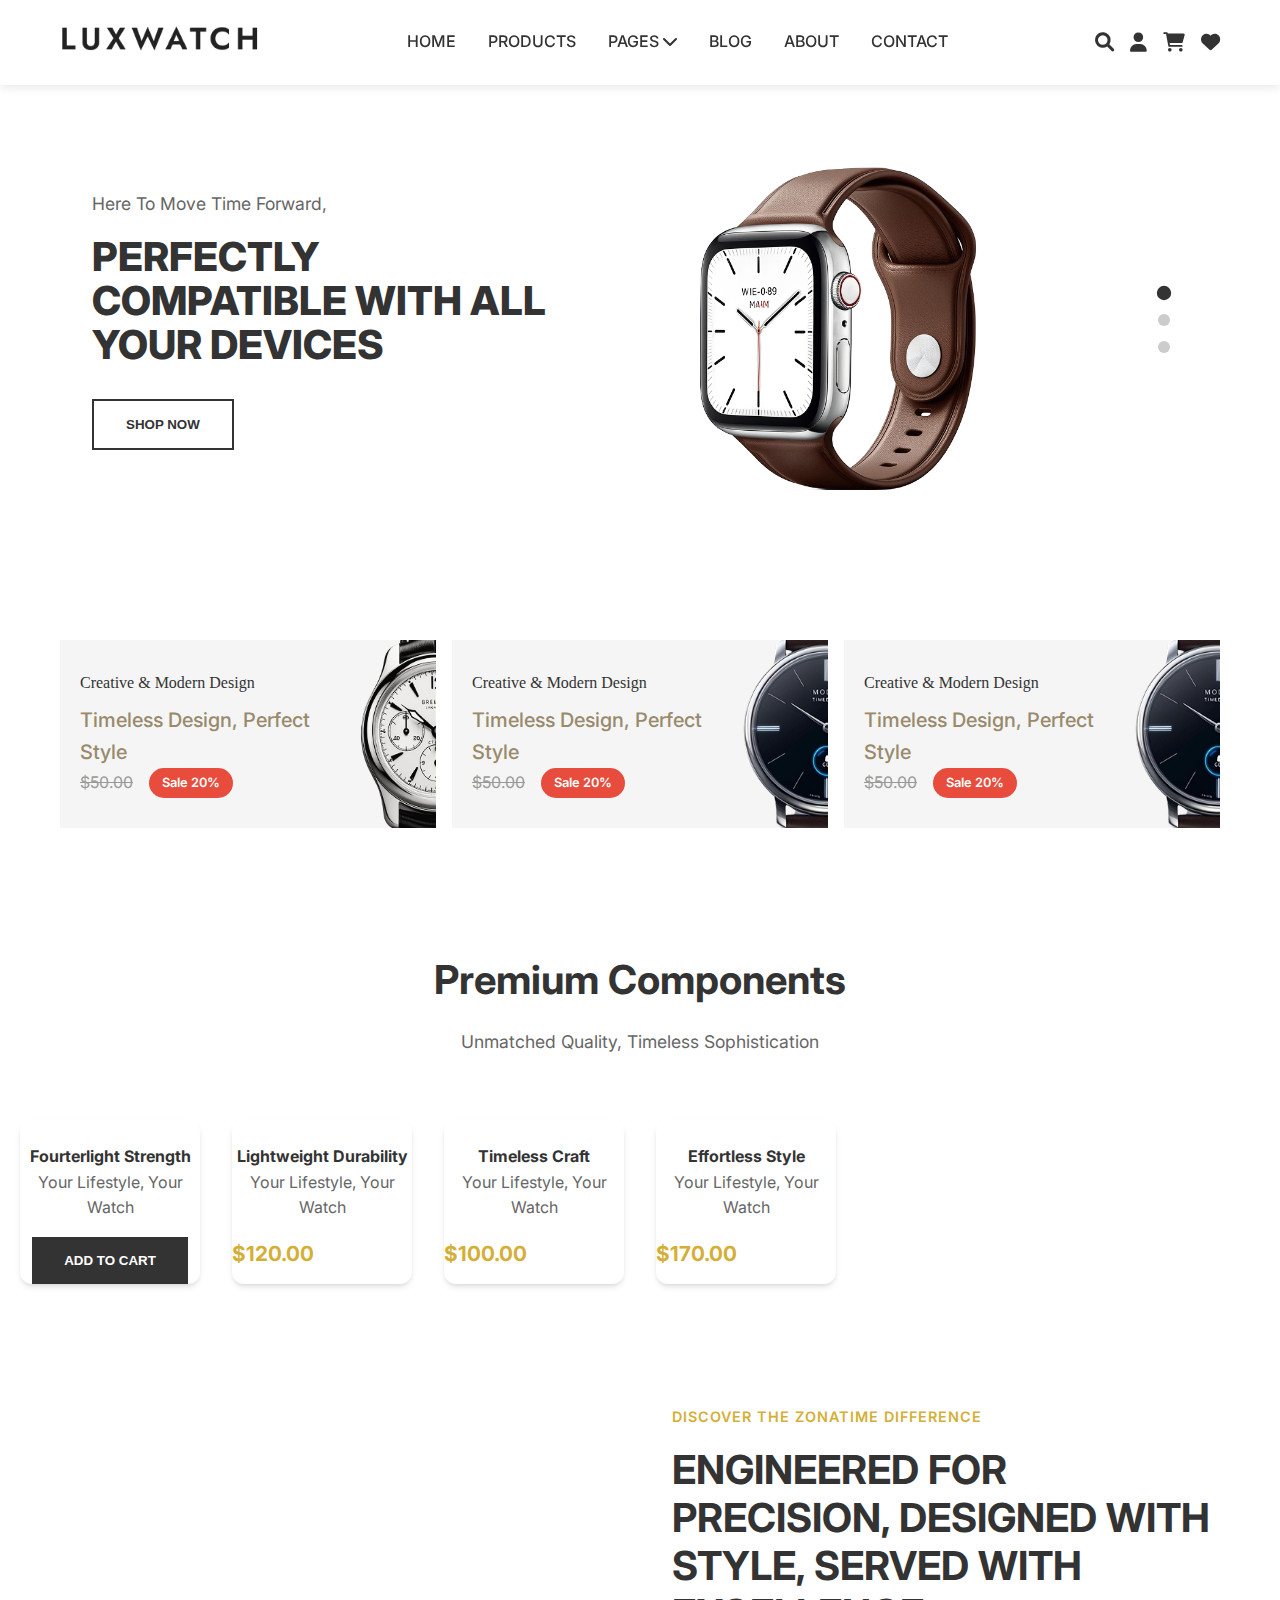
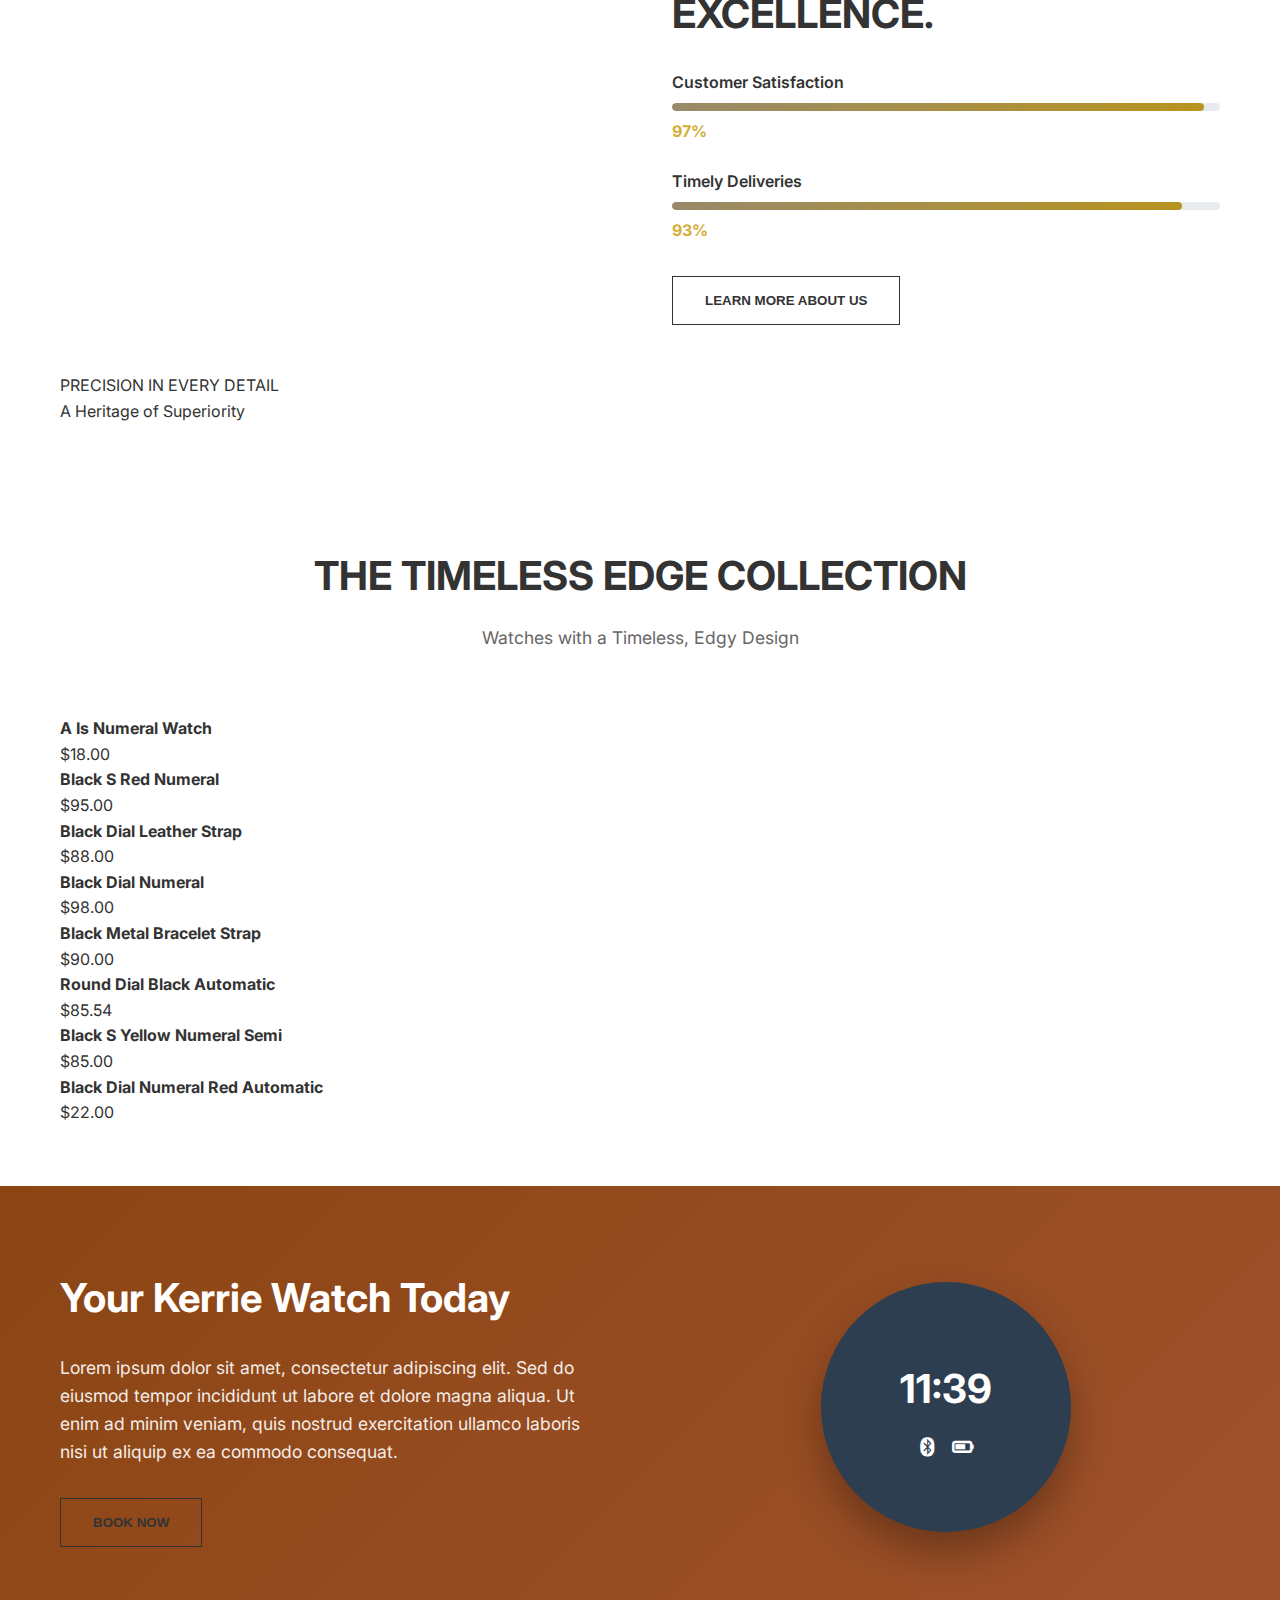
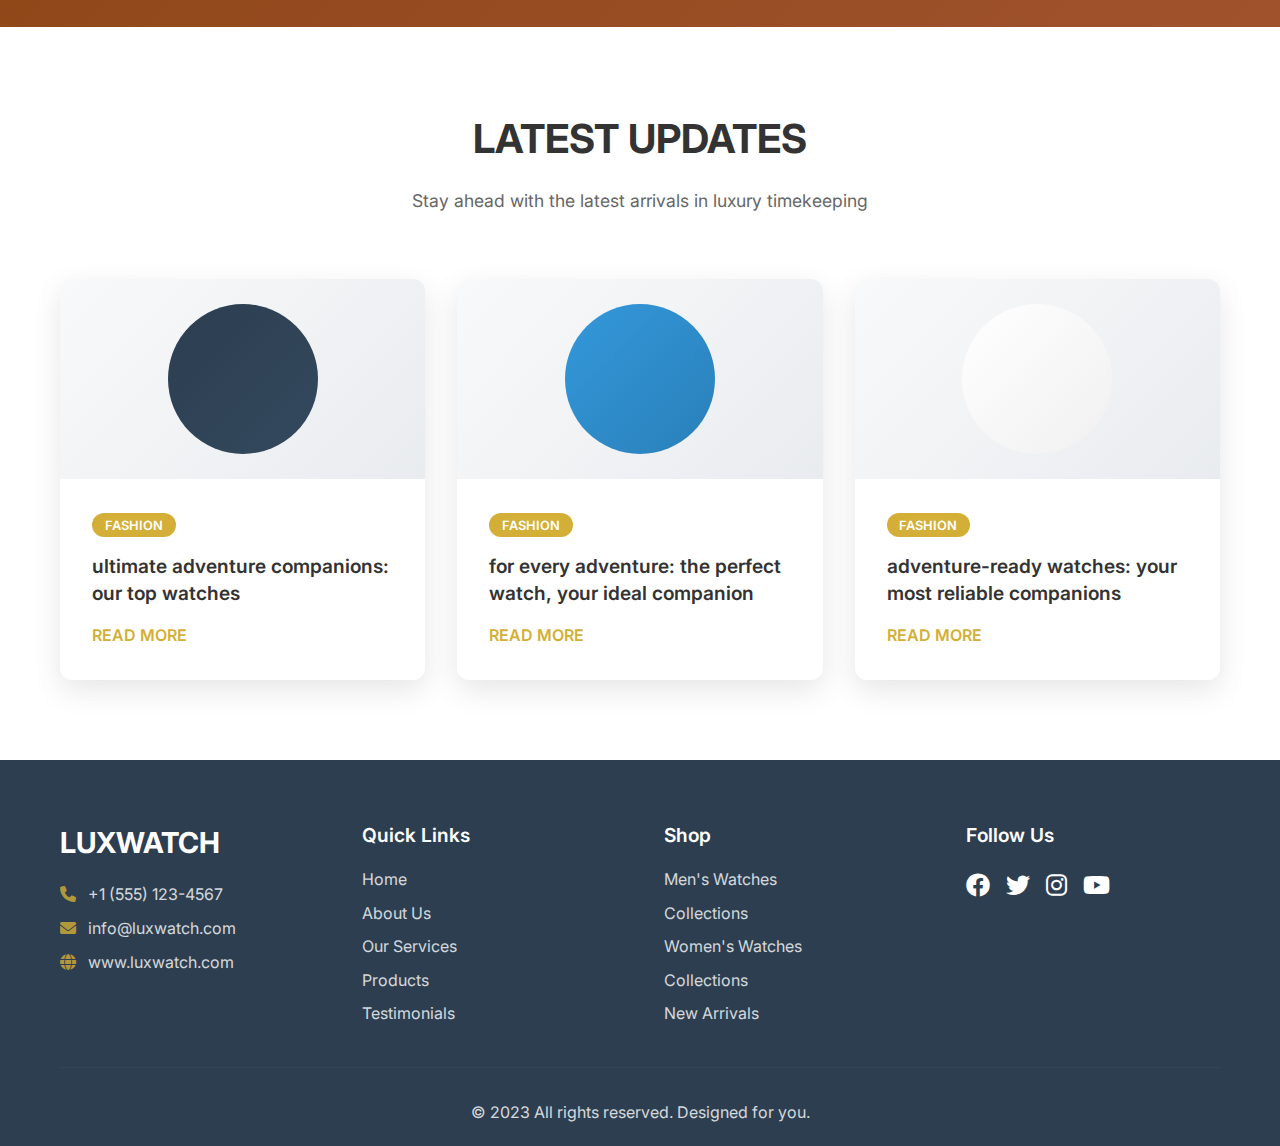
<file: index.html>
<!DOCTYPE html>
<html lang="en">
  <head>
    <meta charset="UTF-8" />
    <meta name="viewport" content="width=device-width, initial-scale=1.0" />
    <title>LUXWATCH - Premium Watches store</title>
    <link rel="stylesheet" href="styles.css" />
    <link
      href="https://cdnjs.cloudflare.com/ajax/libs/font-awesome/6.0.0/css/all.min.css"
      rel="stylesheet"
    />
    <link
      href="https://fonts.googleapis.com/css2?family=Inter:wght@300;400;500;600;700;800&display=swap"
      rel="stylesheet"
    />
  </head>
  <body>
    <!-- Header -->
    <header class="header">
      <div class="container">
        <div class="nav-wrapper">
          <div class="logo">
            <img src="Lux Watch Assets/luxwatch-logo.png" alt="Logo" />
          </div>
          <nav class="nav">
            <ul class="nav-list">
              <li><a href="#home">HOME</a></li>
              <li><a href="#products">PRODUCTS</a></li>
              <li class="dropdown">
                <a href="#pages">PAGES <i class="fas fa-chevron-down"></i></a>
                <ul class="dropdown-menu">
                  <li><a href="#cart">Cart</a></li>
                  <li><a href="#about">About</a></li>
                  <li><a href="#blog">Blog</a></li>
                  <li><a href="#faq">Faq Page</a></li>
                  <li><a href="#contact">Contact Us</a></li>
                </ul>
              </li>
              <li><a href="#blog">BLOG</a></li>
              <li><a href="#about">ABOUT</a></li>
              <li><a href="#contact">CONTACT</a></li>
            </ul>
          </nav>
          <div class="nav-icons">
            <a href="#search"><i class="fas fa-search"></i></a>
            <a href="#account"><i class="fas fa-user"></i></a>
            <a href="#cart"><i class="fas fa-shopping-cart"></i></a>
            <a href="#wishlist"><i class="fas fa-heart"></i></a>
          </div>
        </div>
      </div>
    </header>

    <!-- Hero Section -->
    <section class="hero">
      <div class="container">
        <div class="slider-container">
          <div class="slider-wrapper">
            <!-- Slide 1 -->
            <div class="slide active">
              <div class="hero-content">
                <div class="hero-text">
                  <p class="hero-subtitle">Here To Move Time Forward,</p>
                  <h2>PERFECTLY<br />COMPATIBLE WITH ALL<br />YOUR DEVICES</h2>
                  <button class="btn btn-outline">SHOP NOW</button>
                </div>
                <div class="hero-image">
                  <img
                    src="Lux Watch Assets/slider-bg.png"
                    alt="Slider Image"
                  />
                </div>
              </div>
            </div>

            <!-- Slide 2 -->
            <div class="slide">
              <div class="hero-content">
                <div class="hero-text">
                  <p class="hero-subtitle">Premium Quality,</p>
                  <h2>LUXURY<br />WATCHES FOR<br />EVERY OCCASION</h2>
                  <button class="btn btn-outline">EXPLORE NOW</button>
                </div>
                <div class="hero-image">
                  <img
                    src="Lux Watch Assets/slider-bg.png"
                    alt="Slider Image"
                  />
                </div>
              </div>
            </div>

            <!-- Slide 3 -->
            <div class="slide">
              <div class="hero-content">
                <div class="hero-text">
                  <p class="hero-subtitle">Innovation Meets Style,</p>
                  <h2>SMART<br />FUNCTIONALITY<br />WITH ELEGANCE</h2>
                  <button class="btn btn-outline">DISCOVER NOW</button>
                </div>
                <div class="hero-image">
                  <img
                    src="Lux Watch Assets/slider-bg.png"
                    alt="Slider Image"
                  />
                </div>
              </div>
            </div>
          </div>

          <!-- Slider Navigation -->
          <div class="slider-nav">
            <div class="nav-dot active" data-slide="0"></div>
            <div class="nav-dot" data-slide="1"></div>
            <div class="nav-dot" data-slide="2"></div>
          </div>
        </div>
      </div>
    </section>

    <!-- Featured Products -->
    <section class="featured-products">
      <div class="container">
        <div class="featured-grid">
          <div class="featured-item">
            <div class="featured-content">
              <h3>Creative & Modern Design</h3>
              <p>Timeless Design, Perfect Style</p>
              <div class="price">
                <span class="original-price">$50.00</span>
                <span class="sale-badge">Sale 20%</span>
              </div>
            </div>
            <div class="featured-image">
              <!-- <div class="watch-placeholder silver-watch"></div> -->
              <img
                src="Lux Watch Assets/featured-image-1.png"
                alt="featured Image"
              />
            </div>
          </div>
          <div class="featured-item">
            <div class="featured-content">
              <h3>Creative & Modern Design</h3>
              <p>Timeless Design, Perfect Style</p>
              <div class="price">
                <span class="original-price">$50.00</span>
                <span class="sale-badge">Sale 20%</span>
              </div>
            </div>
            <div class="featured-image">
              <!-- <div class="watch-placeholder silver-watch"></div> -->
              <img
                src="Lux Watch Assets/featured-image-2.png"
                alt="featured Image"
              />
            </div>
          </div>
          <div class="featured-item">
            <div class="featured-content">
              <h3>Creative & Modern Design</h3>
              <p>Timeless Design, Perfect Style</p>
              <div class="price">
                <span class="original-price">$50.00</span>
                <span class="sale-badge">Sale 20%</span>
              </div>
            </div>
            <div class="featured-image">
              <!-- <div class="watch-placeholder silver-watch"></div> -->
              <img
                src="Lux Watch Assets/featured-image-2.png"
                alt="featured Image"
              />
            </div>
          </div>
        </div>
      </div>
    </section>

    <!-- Premium Components -->
    <section class="premium-components">
      <div class="container">
        <div class="section-header">
          <h2>Premium Components</h2>
          <p>Unmatched Quality, Timeless Sophistication</p>
        </div>
        <div class="products-grid">
          <div class="product-card">
            <div class="product-image">
              <div class="watch-placeholder blue-watch"></div>
            </div>
            <div class="product-content">
              <h4>Fourterlight Strength</h4>
              <p>Your Lifestyle, Your Watch</p>
              <button class="btn btn-secondary">Add To Cart</button>
            </div>
          </div>
          <div class="product-card">
            <div class="product-image">
              <div class="watch-placeholder silver-watch"></div>
            </div>
            <div class="product-content">
              <h4>Lightweight Durability</h4>
              <p>Your Lifestyle, Your Watch</p>
              <div class="price">$120.00</div>
            </div>
          </div>
          <div class="product-card">
            <div class="product-image">
              <div class="watch-placeholder black-watch"></div>
            </div>
            <div class="product-content">
              <h4>Timeless Craft</h4>
              <p>Your Lifestyle, Your Watch</p>
              <div class="price">$100.00</div>
            </div>
          </div>
          <div class="product-card">
            <div class="product-image">
              <div class="watch-placeholder brown-watch"></div>
            </div>
            <div class="product-content">
              <h4>Effortless Style</h4>
              <p>Your Lifestyle, Your Watch</p>
              <div class="price">$170.00</div>
            </div>
          </div>
        </div>
      </div>
    </section>

    <!-- Precision Section -->
    <section class="precision-section">
      <div class="container">
        <div class="precision-content">
          <div class="precision-image">
            <div class="person-watch">
              <div class="watch-on-wrist"></div>
            </div>
          </div>
          <div class="precision-text">
            <span class="small-text">DISCOVER THE ZONATIME DIFFERENCE</span>
            <h2>
              ENGINEERED FOR PRECISION, DESIGNED WITH STYLE, SERVED WITH
              EXCELLENCE.
            </h2>
            <div class="metrics">
              <div class="metric">
                <div class="metric-label">Customer Satisfaction</div>
                <div class="progress-bar">
                  <div class="progress-fill" style="width: 97%"></div>
                </div>
                <span class="percentage">97%</span>
              </div>
              <div class="metric">
                <div class="metric-label">Timely Deliveries</div>
                <div class="progress-bar">
                  <div class="progress-fill" style="width: 93%"></div>
                </div>
                <span class="percentage">93%</span>
              </div>
            </div>
            <button class="btn btn-primary">LEARN MORE ABOUT US</button>
          </div>
        </div>
        <div class="precision-footer">
          <p>PRECISION IN EVERY DETAIL</p>
          <p>A Heritage of Superiority</p>
        </div>
      </div>
    </section>

    <!-- Timeless Edge Collection -->
    <section class="collection-section">
      <div class="container">
        <div class="section-header">
          <h2>THE TIMELESS EDGE COLLECTION</h2>
          <p>Watches with a Timeless, Edgy Design</p>
        </div>
        <div class="collection-grid">
          <div class="collection-item">
            <div class="watch-placeholder black-metal"></div>
            <h4>A Is Numeral Watch</h4>
            <div class="price">$18.00</div>
          </div>
          <div class="collection-item">
            <div class="watch-placeholder green-watch"></div>
            <h4>Black S Red Numeral</h4>
            <div class="price">$95.00</div>
          </div>
          <div class="collection-item">
            <div class="watch-placeholder green-brown"></div>
            <h4>Black Dial Leather Strap</h4>
            <div class="price">$88.00</div>
          </div>
          <div class="collection-item">
            <div class="watch-placeholder white-brown"></div>
            <h4>Black Dial Numeral</h4>
            <div class="price">$98.00</div>
          </div>
          <div class="collection-item">
            <div class="watch-placeholder blue-metal"></div>
            <h4>Black Metal Bracelet Strap</h4>
            <div class="price">$90.00</div>
          </div>
          <div class="collection-item">
            <div class="watch-placeholder black-leather"></div>
            <h4>Round Dial Black Automatic</h4>
            <div class="price">$85.54</div>
          </div>
          <div class="collection-item">
            <div class="watch-placeholder gold-blue"></div>
            <h4>Black S Yellow Numeral Semi</h4>
            <div class="price">$85.00</div>
          </div>
          <div class="collection-item">
            <div class="watch-placeholder silver-mesh"></div>
            <h4>Black Dial Numeral Red Automatic</h4>
            <div class="price">$22.00</div>
          </div>
        </div>
      </div>
    </section>

    <!-- Kerrie Watch Section -->
    <section class="kerrie-section">
      <div class="container">
        <div class="kerrie-content">
          <div class="kerrie-text">
            <h2>Your Kerrie Watch Today</h2>
            <p>
              Lorem ipsum dolor sit amet, consectetur adipiscing elit. Sed do
              eiusmod tempor incididunt ut labore et dolore magna aliqua. Ut
              enim ad minim veniam, quis nostrud exercitation ullamco laboris
              nisi ut aliquip ex ea commodo consequat.
            </p>
            <button class="btn btn-primary">BOOK NOW</button>
          </div>
          <div class="kerrie-watch">
            <div class="smartwatch">
              <div class="smartwatch-face">
                <div class="smartwatch-time">11:39</div>
                <div class="smartwatch-icons">
                  <i class="fab fa-bluetooth"></i>
                  <i class="fas fa-battery-three-quarters"></i>
                </div>
              </div>
            </div>
          </div>
        </div>
      </div>
    </section>

    <!-- Latest Updates -->
    <section class="latest-updates">
      <div class="container">
        <div class="section-header">
          <h2>LATEST UPDATES</h2>
          <p>Stay ahead with the latest arrivals in luxury timekeeping</p>
        </div>
        <div class="updates-grid">
          <div class="update-card">
            <div class="update-image">
              <div class="person-watch-suit"></div>
            </div>
            <div class="update-content">
              <span class="category">Fashion</span>
              <h4>ultimate adventure companions: our top watches</h4>
              <a href="#" class="read-more">READ MORE</a>
            </div>
          </div>
          <div class="update-card">
            <div class="update-image">
              <div class="person-watch-blue"></div>
            </div>
            <div class="update-content">
              <span class="category">Fashion</span>
              <h4>
                for every adventure: the perfect watch, your ideal companion
              </h4>
              <a href="#" class="read-more">READ MORE</a>
            </div>
          </div>
          <div class="update-card">
            <div class="update-image">
              <div class="person-watch-white"></div>
            </div>
            <div class="update-content">
              <span class="category">Fashion</span>
              <h4>adventure-ready watches: your most reliable companions</h4>
              <a href="#" class="read-more">READ MORE</a>
            </div>
          </div>
        </div>
      </div>
    </section>

    <!-- Footer -->
    <footer class="footer">
      <div class="container">
        <div class="footer-content">
          <div class="footer-column">
            <div class="footer-logo">
              <h3>LUXWATCH</h3>
            </div>
            <div class="contact-info">
              <p><i class="fas fa-phone"></i> +1 (555) 123-4567</p>
              <p><i class="fas fa-envelope"></i> info@luxwatch.com</p>
              <p><i class="fas fa-globe"></i> www.luxwatch.com</p>
            </div>
          </div>
          <div class="footer-column">
            <h4>Quick Links</h4>
            <ul>
              <li><a href="#home">Home</a></li>
              <li><a href="#about">About Us</a></li>
              <li><a href="#services">Our Services</a></li>
              <li><a href="#products">Products</a></li>
              <li><a href="#testimonials">Testimonials</a></li>
            </ul>
          </div>
          <div class="footer-column">
            <h4>Shop</h4>
            <ul>
              <li><a href="#mens">Men's Watches</a></li>
              <li><a href="#collections">Collections</a></li>
              <li><a href="#womens">Women's Watches</a></li>
              <li><a href="#collections">Collections</a></li>
              <li><a href="#new">New Arrivals</a></li>
            </ul>
          </div>
          <div class="footer-column">
            <h4>Follow Us</h4>
            <div class="social-icons">
              <a href="#"><i class="fab fa-facebook"></i></a>
              <a href="#"><i class="fab fa-twitter"></i></a>
              <a href="#"><i class="fab fa-instagram"></i></a>
              <a href="#"><i class="fab fa-youtube"></i></a>
            </div>
          </div>
        </div>
        <div class="footer-bottom">
          <p>&copy; 2023 All rights reserved. Designed for you.</p>
        </div>
      </div>
    </footer>

    <script>
      // Slider functionality
      document.addEventListener("DOMContentLoaded", function () {
        const slides = document.querySelectorAll(".slide");
        const navDots = document.querySelectorAll(".nav-dot");
        let currentSlide = 0;

        // Function to show slide
        function showSlide(index) {
          // Remove active class from all slides and dots
          slides.forEach((slide) => slide.classList.remove("active"));
          navDots.forEach((dot) => dot.classList.remove("active"));

          // Add active class to current slide and dot
          slides[index].classList.add("active");
          navDots[index].classList.add("active");
        }

        // Add click event to navigation dots
        navDots.forEach((dot, index) => {
          dot.addEventListener("click", () => {
            currentSlide = index;
            showSlide(currentSlide);
          });
        });

        // Auto-slide functionality
        function nextSlide() {
          currentSlide = (currentSlide + 1) % slides.length;
          showSlide(currentSlide);
        }

        // Auto-slide every 5 seconds
        setInterval(nextSlide, 5000);

        // Initialize first slide
        showSlide(0);
      });
    </script>
  </body>
</html>
</file>
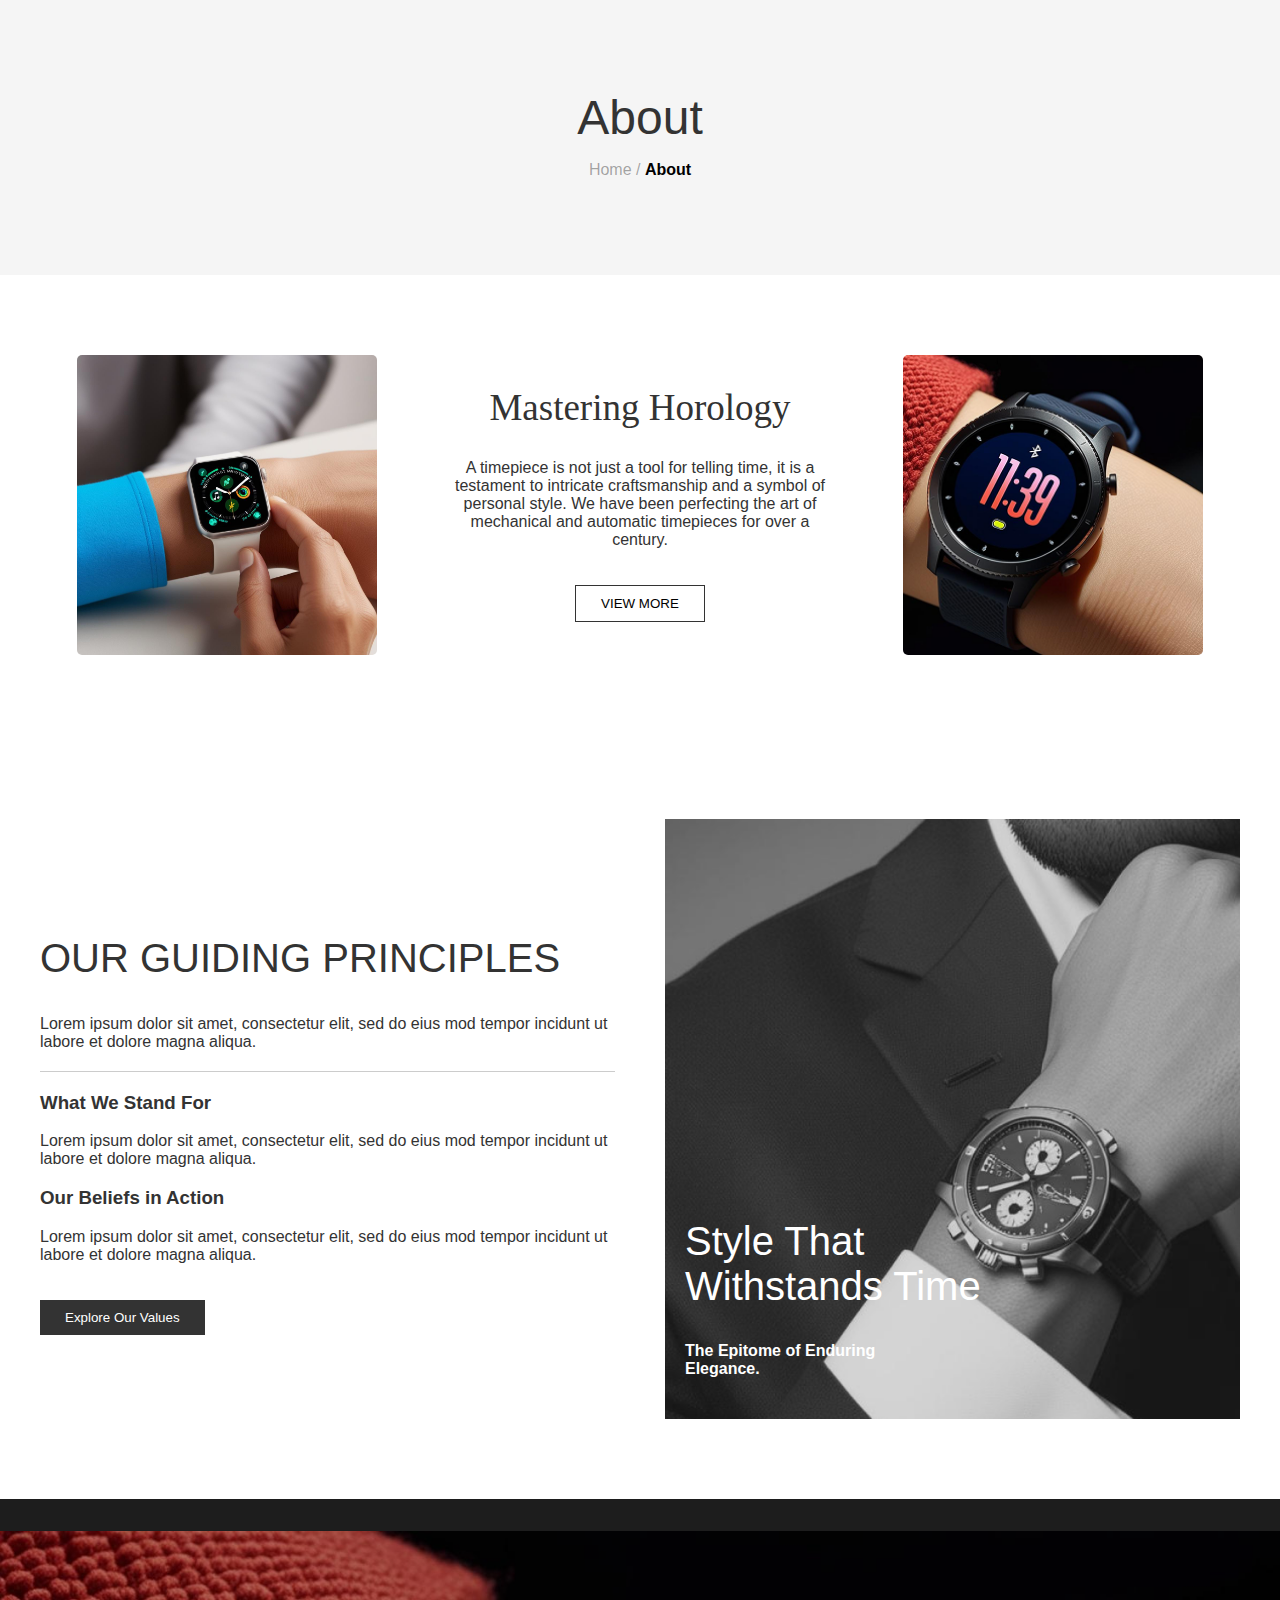
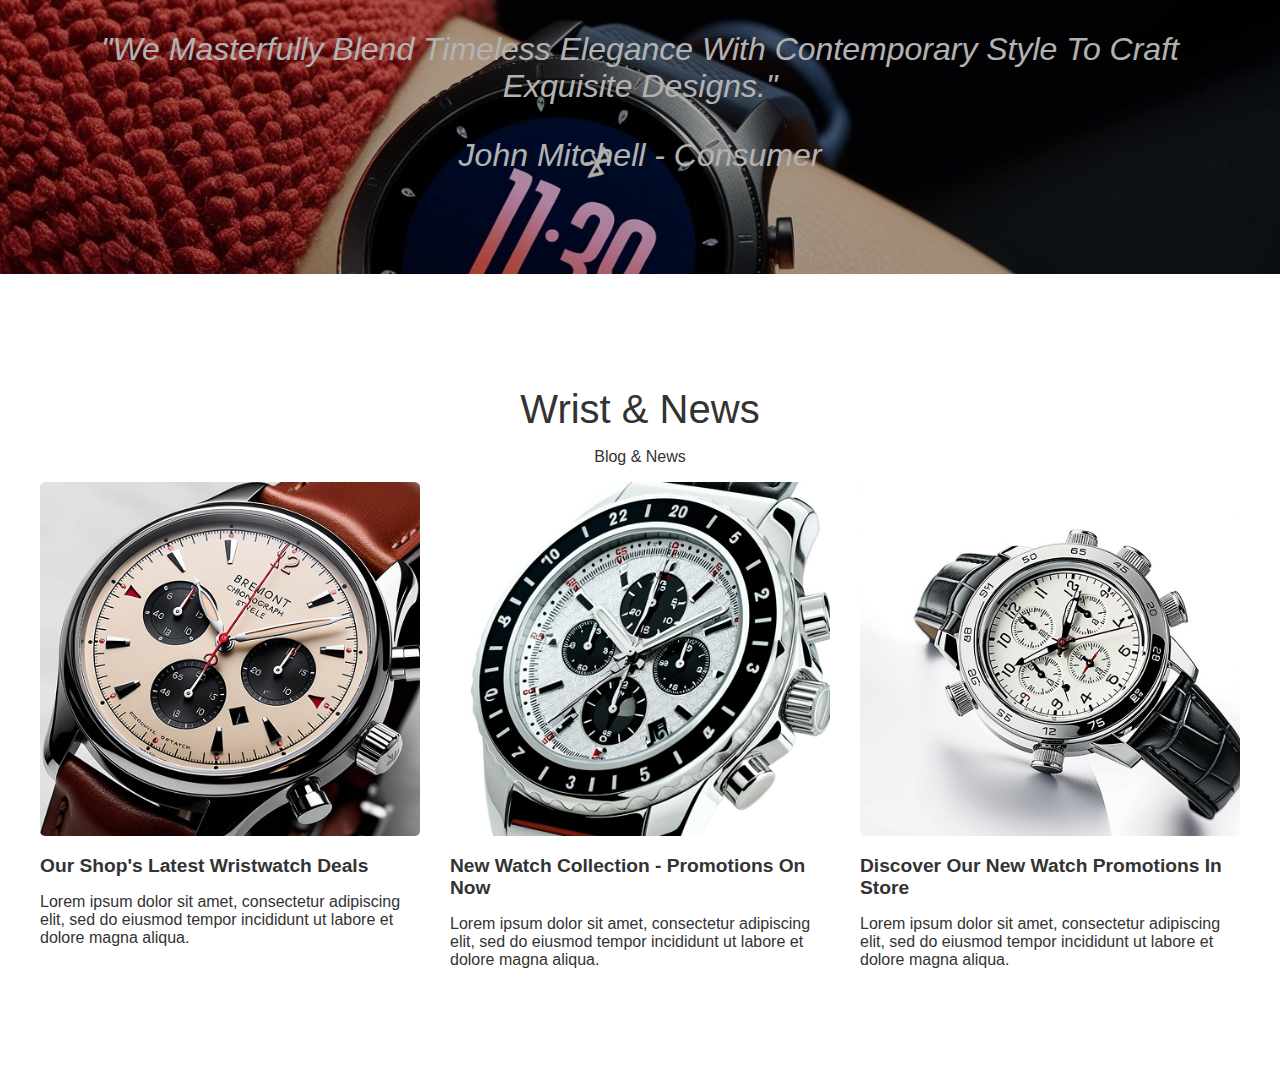
<file: about.html>
<!DOCTYPE html>
<html lang="en">
  <head>
    <meta charset="UTF-8" />
    <meta name="viewport" content="width=device-width, initial-scale=1.0" />
    <title>Luxwatch — About</title>
    <link
      href="https://fonts.googleapis.com/css2?family=Poppins:wght@300;400;500;600;700&display=swap"
      rel="stylesheet"
    />
    <style>
      body {
        font-family: Arial, sans-serif;
        margin: 0;
        padding: 0;
        color: #333;
      }

      .container {
        max-width: 1200px;
        margin: 0 auto;
        padding: 20px;
      }

      section {
        padding: 60px 0;
      }

      /* About Section */
      .about-us {
        text-align: center;
        background-color: #f5f5f5;
      }

      .about-us h1 {
        font-size: 3em;
        font-weight: 300;
        margin: 10px 0;
      }
      .about-header p {
        color: #44444477;
      }

      .about-header p span {
        color: #000;
        font-weight: bold;
      }

      /* Mastering Horology Section */
      .mastering-horology .container {
        display: grid;
        grid-template-columns: repeat(3, 1fr);
        justify-content: center;
        gap: 40px;
        text-align: center;
      }

      .mastering-horology img {
        width: 100%;
        max-width: 300px;
        height: auto;
        border-radius: 5px;
      }

      .mastering-horology .content-middle {
        flex-grow: 1;
      }

      .mastering-horology h2 {
        font-size: 37px;
        font-weight: 500;
        font-family: jost;
      }

      .mastering-horology button {
        background-color: transparent;
        border: 1px solid #333;
        padding: 10px 25px;
        cursor: pointer;
        margin-top: 20px;
      }

      /* Guiding Principles Section */
      .guiding-principles .container {
        display: flex;
        gap: 50px;
        align-items: center;
      }

      .guiding-principles .left-principles {
        flex: 1;
      }

      .guiding-principles .right-image {
        flex: 1;
        background-image: url(lux-watch-assets/about-3.jpg);
        background-size: cover;
        height: 600px;
        display: flex;
        align-items: end;
      }
      .guiding-principles .right-image .content {
        color: #fff;
        padding: 20px;
      }
      /* .guiding-principles .right-image img {
        width: 100%;
        height: auto;
        border-radius: 5px;
      } */

      .guiding-principles h2 {
        font-size: 2.5em;
        font-weight: 300;
      }

      .guiding-principles hr {
        border: none;
        border-top: 1px solid #ccc;
        margin: 20px 0;
      }

      .guiding-principles button {
        background-color: #333;
        color: #fff;
        border: none;
        padding: 10px 25px;
        cursor: pointer;
        margin-top: 20px;
      }

      /* Customer Quote Section */
      .customer-quote {
        background-color: #2a2a2a;
        color: #fff;
        text-align: center;
        padding: 80px 0;
      }

      .customer-quote blockquote {
        font-style: italic;
        font-size: 2em;
        margin: 0;
      }

      .customer-quote cite {
        display: block;
        margin-top: 20px;
        font-size: 1em;
      }
      .customer-quote {
        background-image: url(lux-watch-assets/banner-image.jpg);
        background-repeat: no-repeat;
        background-size: cover;
        background-position: center bottom -380px;
        position: relative;
      }

      .customer-quote::before {
        content: "";
        position: absolute;
        top: 0;
        left: 0;
        width: 100%;
        height: 100%;
        background-color: rgba(0, 0, 0, 0.3);
      }

      /* News Section */
      .news .heading {
        text-align: center;
      }
      .news .heading h2 {
        text-align: center;
        font-size: 2.5em;
        font-weight: 300;
        margin-bottom: 0;
      }

      .news-grid {
        display: grid;
        grid-template-columns: repeat(3, 1fr);
        gap: 30px;
      }

      .news-item img {
        width: 100%;
        height: auto;
        border-radius: 5px;
      }

      .news-item h3 {
        font-size: 1.2em;
        margin: 15px 0 10px;
      }
    </style>
  </head>
  <body>
    <section class="about-us">
      <div class="container">
        <div class="about-header">
          <h1>About</h1>
          <p>Home / <span>About</span></p>
        </div>
      </div>
    </section>

    <section class="mastering-horology">
      <div class="container">
        <div class="image-left">
          <img src="lux-watch-assets/about-1.jpg" alt="Watch on a wrist" />
        </div>
        <div class="content-middle">
          <h2>Mastering Horology</h2>
          <p>
            A timepiece is not just a tool for telling time, it is a testament
            to intricate craftsmanship and a symbol of personal style. We have
            been perfecting the art of mechanical and automatic timepieces for
            over a century.
          </p>
          <button>VIEW MORE</button>
        </div>
        <div class="image-right">
          <img
            src="lux-watch-assets/about-2.jpg"
            alt="Digital watch showing time"
          />
        </div>
      </div>
    </section>

    <section class="guiding-principles">
      <div class="container">
        <div class="left-principles">
          <h2>OUR GUIDING PRINCIPLES</h2>
          <p>
            Lorem ipsum dolor sit amet, consectetur elit, sed do eius mod tempor
            incidunt ut labore et dolore magna aliqua.
          </p>
          <hr />
          <h3>What We Stand For</h3>
          <p>
            Lorem ipsum dolor sit amet, consectetur elit, sed do eius mod tempor
            incidunt ut labore et dolore magna aliqua.
          </p>
          <h3>Our Beliefs in Action</h3>
          <p>
            Lorem ipsum dolor sit amet, consectetur elit, sed do eius mod tempor
            incidunt ut labore et dolore magna aliqua.
          </p>
          <button>Explore Our Values</button>
        </div>
        <div class="right-image">
          <div class="content">
            <h2>
              Style That <br />
              Withstands Time
            </h2>
            <h4>
              The Epitome of Enduring <br />
              Elegance.
            </h4>
          </div>
        </div>
      </div>
    </section>

    <section class="customer-quote">
      <div class="container">
        <blockquote>
          <p>
            "We Masterfully Blend Timeless Elegance With Contemporary Style To
            Craft Exquisite Designs."
          </p>
          <cite>John Mitchell - Consumer</cite>
        </blockquote>
      </div>
    </section>

    <section class="news">
      <div class="container">
        <div class="heading">
          <h2>Wrist & News</h2>
          <p>Blog & News</p>
        </div>
        <div class="news-grid">
          <div class="news-item">
            <img
              src="lux-watch-assets/about-4.png"
              alt="Watch news image"
            />
            <h3>Our Shop's Latest Wristwatch Deals</h3>
            <p>
              Lorem ipsum dolor sit amet, consectetur adipiscing elit, sed do
              eiusmod tempor incididunt ut labore et dolore magna aliqua.
            </p>
          </div>
          <div class="news-item">
            <img
              src="lux-watch-assets/about-5.png"
              alt="Watch news image"
            />
            <h3>New Watch Collection - Promotions On Now</h3>
            <p>
              Lorem ipsum dolor sit amet, consectetur adipiscing elit, sed do
              eiusmod tempor incididunt ut labore et dolore magna aliqua.
            </p>
          </div>
          <div class="news-item">
            <img
              src="lux-watch-assets/about-6.png"
              alt="Watch news image"
            />
            <h3>Discover Our New Watch Promotions In Store</h3>
            <p>
              Lorem ipsum dolor sit amet, consectetur adipiscing elit, sed do
              eiusmod tempor incididunt ut labore et dolore magna aliqua.
            </p>
          </div>
        </div>
      </div>
    </section>
  </body>
</html>
</file>
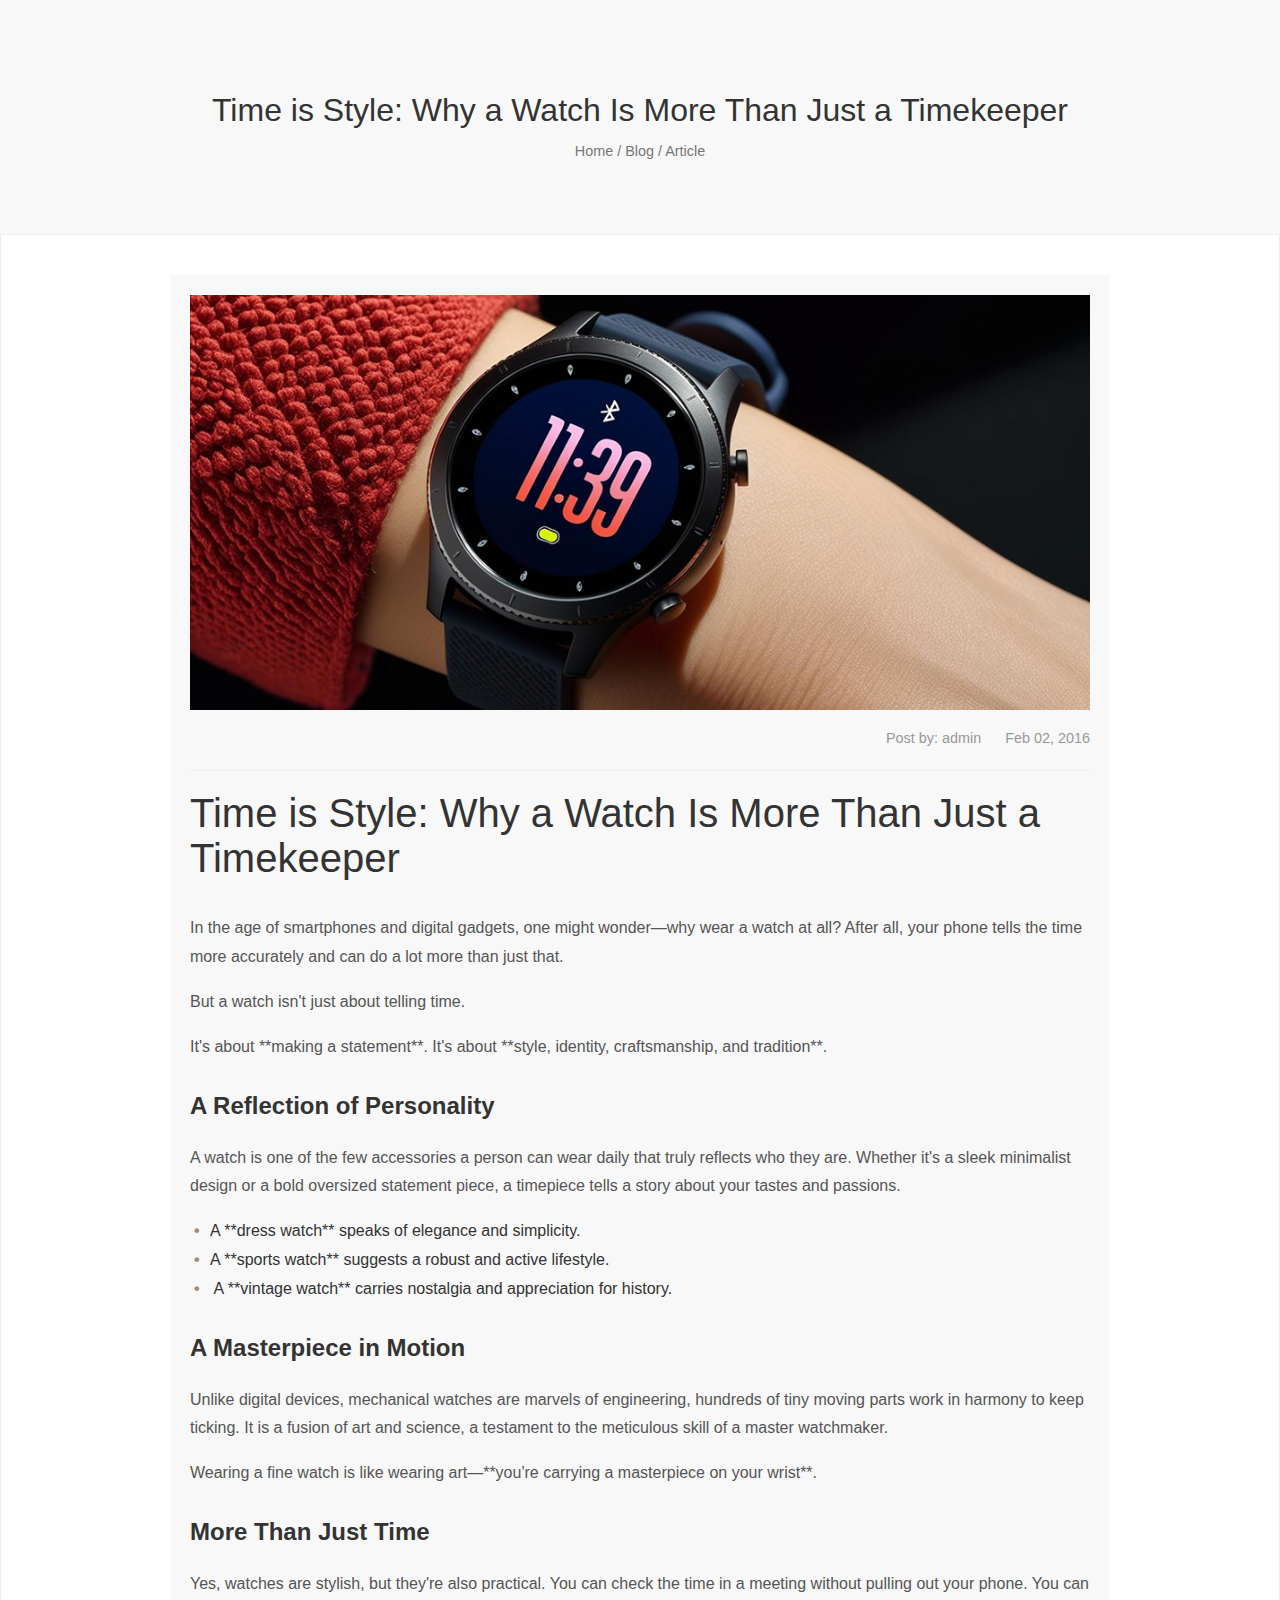
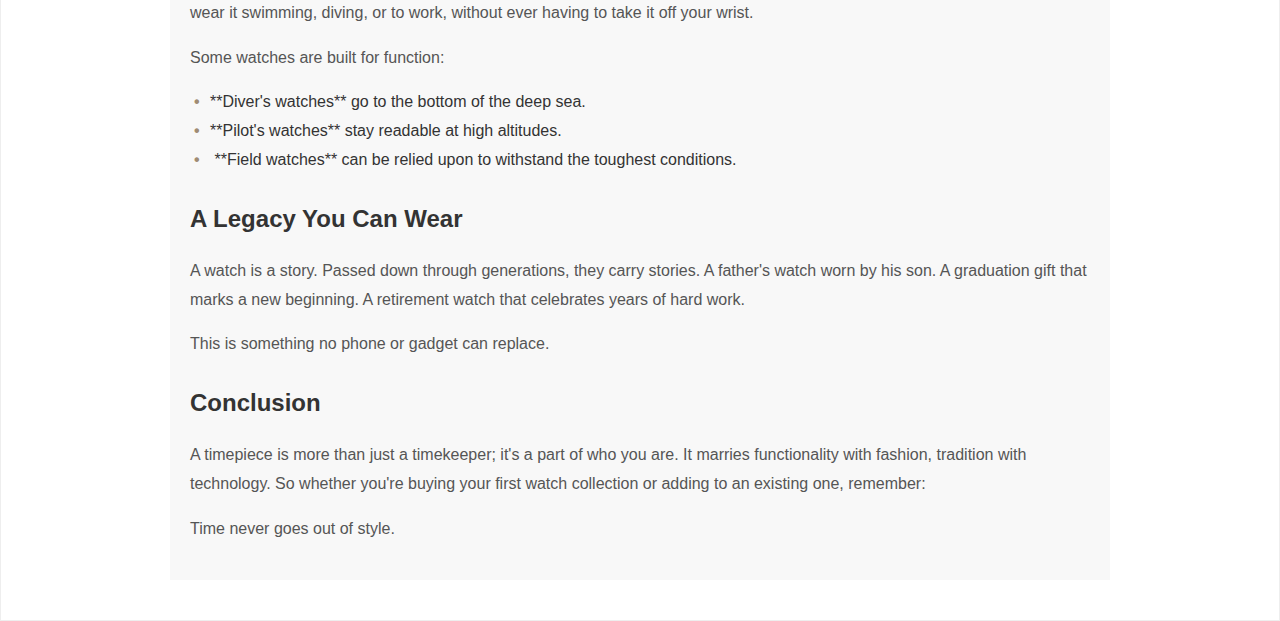
<file: article.html>
<!DOCTYPE html>
<html lang="en">
  <head>
    <meta charset="UTF-8" />
    <meta name="viewport" content="width=device-width, initial-scale=1.0" />
    <title>Article</title>
    <style>
      body {
        font-family: Arial, sans-serif;
        margin: 0;
        padding: 0;
        color: #333;
        background-color: #f8f8f8;
      }

      .container {
        max-width: 900px;
        margin: 0 auto;
        padding: 20px;
      }

      /* Article Header */
      .article-header {
        text-align: center;
        padding: 40px 0;
      }

      .article-header .article-title-block p:first-child {
        font-size: 2em;
        font-weight: 300;
        margin-bottom: 5px;
      }

      .article-header .article-title-block p:last-child {
        font-size: 0.9em;
        color: #777;
      }

      /* Article Content */
      .article-content-section {
        background-color: #fff;
        border: 1px solid #eee;
        padding: 40px;
      }

      .article-content-section .container {
        background-color: #f8f8f8;
      }
      .article-image {
        text-align: center;
        margin-bottom: 20px;
      }

      .article-image img {
        width: 100%;
        /* max-width: 800px; */
        height: auto;
        display: block;
      }

      .article-meta {
        text-align: right;
        font-size: 0.9em;
        color: #999;
        border-bottom: 1px solid #eee;
        padding-bottom: 10px;
        margin-bottom: 20px;
      }

      .article-meta .date {
        margin-left: 20px;
      }

      .article-body h2 {
        font-size: 2.5em;
        font-weight: 300;
        margin-top: 0;
      }

      .article-body h3 {
        font-size: 1.5em;
        font-weight: 600;
        margin-top: 30px;
      }

      .article-body p {
        line-height: 1.8;
        color: #555;
      }

      .article-body ul {
        list-style: none;
        padding-left: 20px;
        line-height: 1.8;
      }

      .article-body ul li:before {
        content: "\2022"; /* Unicode for a bullet point */
        color: #a08c73;
        font-weight: bold;
        display: inline-block;
        width: 1em;
        margin-left: -1em;
      }
    </style>
  </head>
  <body>
    <section class="article-header">
      <div class="container">
        <div class="article-title-block">
          <p>Time is Style: Why a Watch Is More Than Just a Timekeeper</p>
          <p>Home / Blog / Article</p>
        </div>
      </div>
    </section>

    <article class="article-content-section">
      <div class="container">
        <div class="article-image">
          <img src="lux-watch-assets/article-01.png" alt="Watch on a wrist" />
        </div>

        <div class="article-meta">
          <p>Post by: admin <span class="date">Feb 02, 2016</span></p>
        </div>

        <div class="article-body">
          <h2>Time is Style: Why a Watch Is More Than Just a Timekeeper</h2>
          <p>
            In the age of smartphones and digital gadgets, one might wonder—why
            wear a watch at all? After all, your phone tells the time more
            accurately and can do a lot more than just that.
          </p>
          <p>But a watch isn't just about telling time.</p>
          <p>
            It's about **making a statement**. It's about **style, identity,
            craftsmanship, and tradition**.
          </p>

          <h3>A Reflection of Personality</h3>
          <p>
            A watch is one of the few accessories a person can wear daily that
            truly reflects who they are. Whether it's a sleek minimalist design
            or a bold oversized statement piece, a timepiece tells a story about
            your tastes and passions.
          </p>

          <ul>
            <li>A **dress watch** speaks of elegance and simplicity.</li>
            <li>A **sports watch** suggests a robust and active lifestyle.</li>
            <li>
              A **vintage watch** carries nostalgia and appreciation for
              history.
            </li>
          </ul>

          <h3>A Masterpiece in Motion</h3>
          <p>
            Unlike digital devices, mechanical watches are marvels of
            engineering, hundreds of tiny moving parts work in harmony to keep
            ticking. It is a fusion of art and science, a testament to the
            meticulous skill of a master watchmaker.
          </p>
          <p>
            Wearing a fine watch is like wearing art—**you're carrying a
            masterpiece on your wrist**.
          </p>

          <h3>More Than Just Time</h3>
          <p>
            Yes, watches are stylish, but they're also practical. You can check
            the time in a meeting without pulling out your phone. You can wear
            it swimming, diving, or to work, without ever having to take it off
            your wrist.
          </p>
          <p>Some watches are built for function:</p>

          <ul>
            <li>**Diver's watches** go to the bottom of the deep sea.</li>
            <li>**Pilot's watches** stay readable at high altitudes.</li>
            <li>
              **Field watches** can be relied upon to withstand the toughest
              conditions.
            </li>
          </ul>

          <h3>A Legacy You Can Wear</h3>
          <p>
            A watch is a story. Passed down through generations, they carry
            stories. A father's watch worn by his son. A graduation gift that
            marks a new beginning. A retirement watch that celebrates years of
            hard work.
          </p>
          <p>This is something no phone or gadget can replace.</p>

          <h3>Conclusion</h3>
          <p>
            A timepiece is more than just a timekeeper; it's a part of who you
            are. It marries functionality with fashion, tradition with
            technology. So whether you're buying your first watch collection or
            adding to an existing one, remember:
          </p>
          <p>Time never goes out of style.</p>
        </div>
      </div>
    </article>
  </body>
</html>
</file>
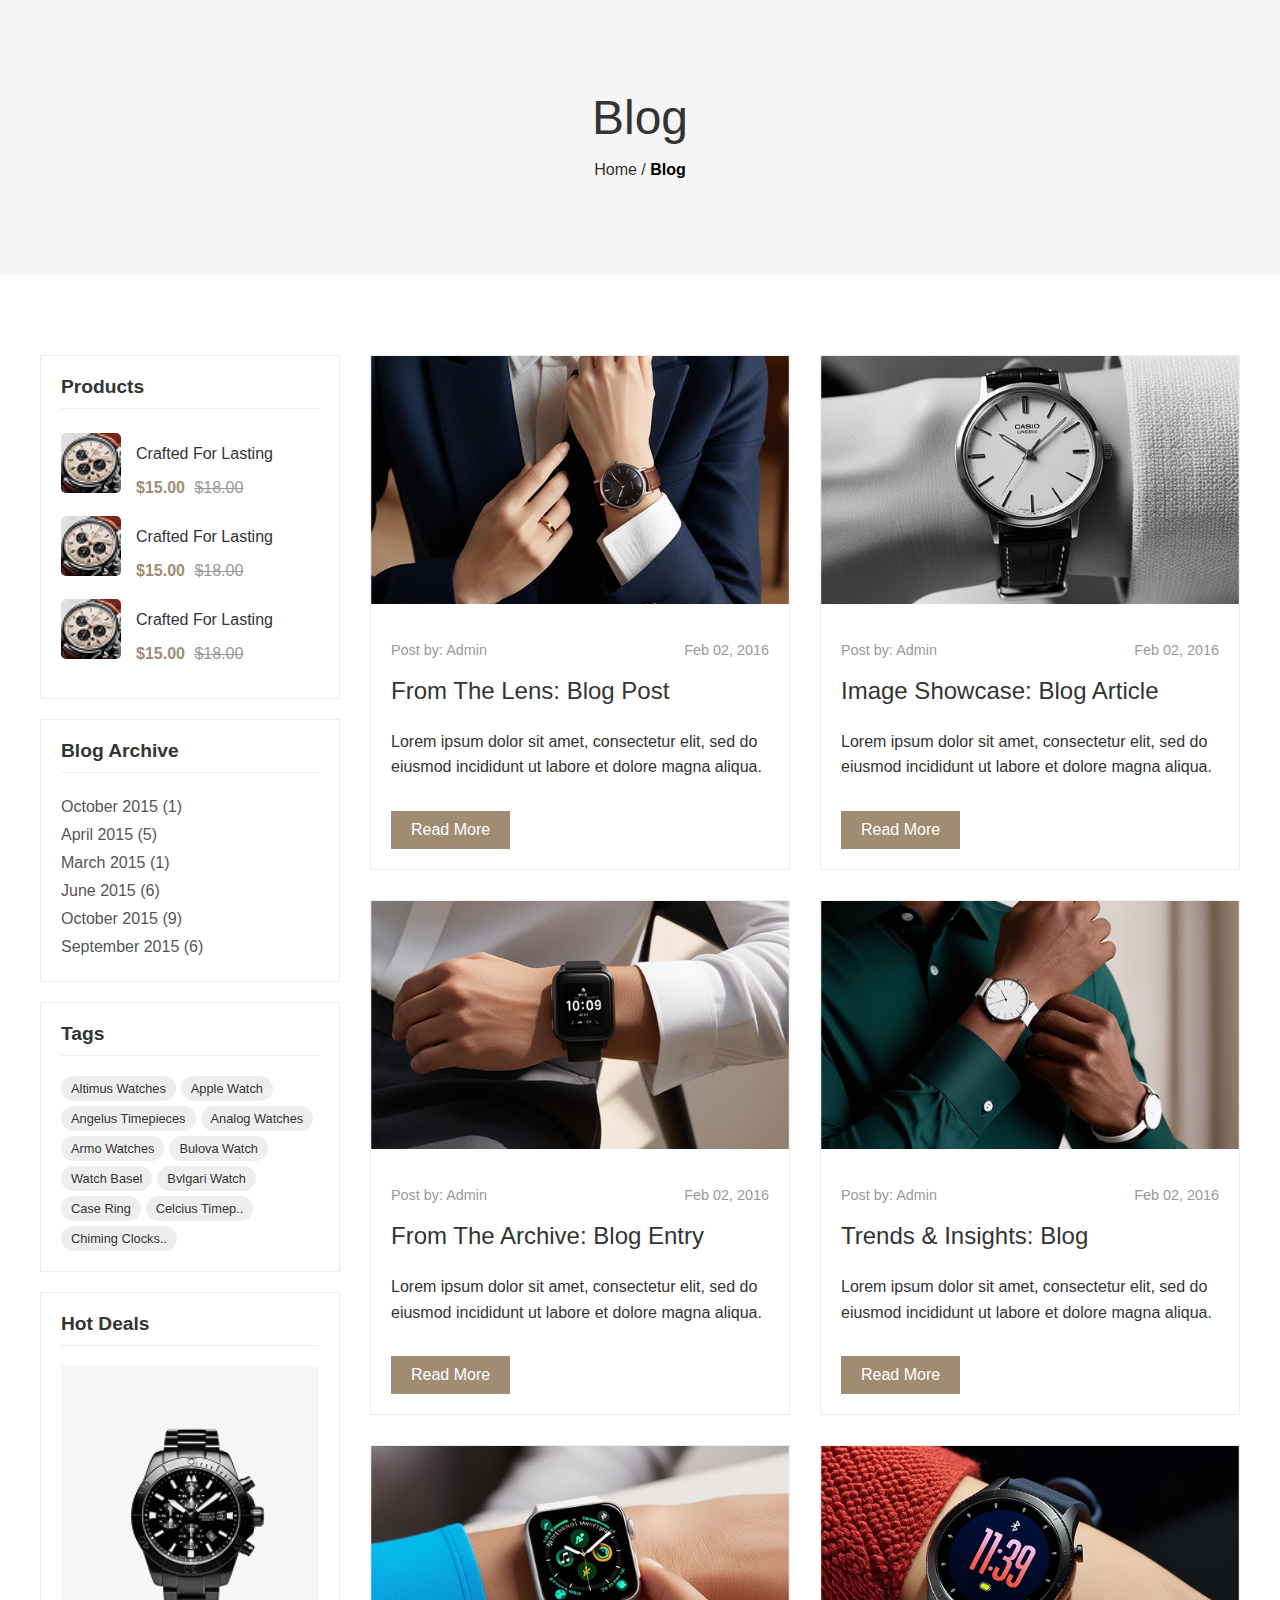
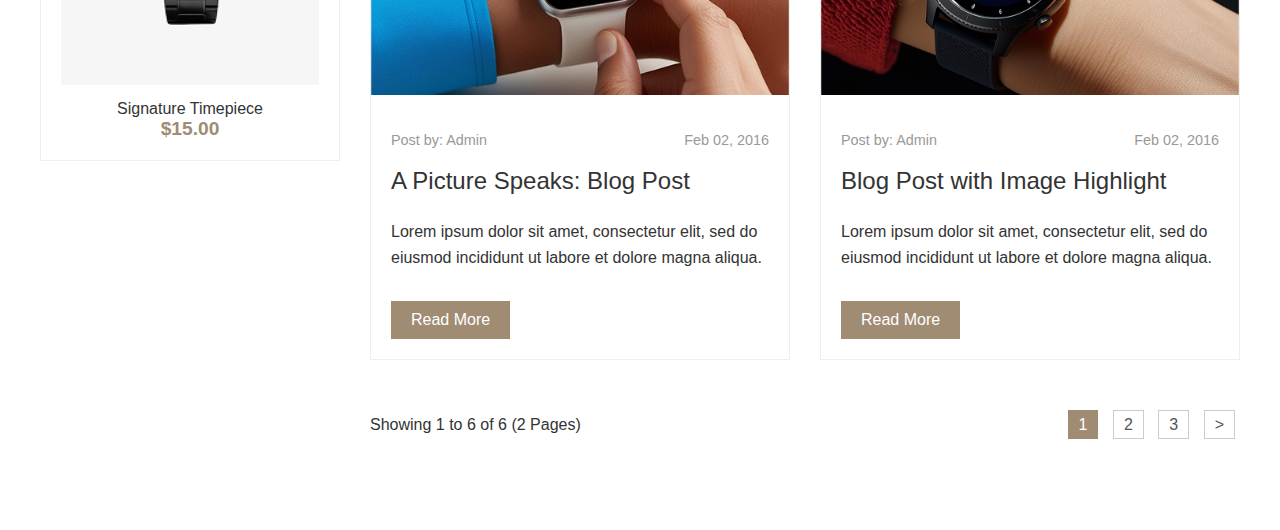
<file: blog.html>
<!DOCTYPE html>
<html lang="en">
  <head>
    <meta charset="UTF-8" />
    <meta name="viewport" content="width=device-width, initial-scale=1.0" />
    <title>Blog</title>
    <style>
      body {
        font-family: Arial, sans-serif;
        margin: 0;
        padding: 0;
        color: #333;
      }

      .container {
        max-width: 1200px;
        margin: 0 auto;
        padding: 20px;
      }

      /* Blog Header */
      .blog-header {
        text-align: center;
        padding: 40px 0;
        text-align: center;
        padding: 60px 0;
        background-color: #f5f5f5;
      }
      .blog-header h1 {
        font-size: 3em;
        font-weight: 300;
        margin: 10px 0;
      }

      .blog-header p span {
        font-weight: bold;
        color: #000;
      }
      /* .blog-header .blog-title p:first-child {
        font-size: 2em;
        font-weight: 300;
        margin-bottom: 5px;
      }

      .blog-header .blog-title p:last-child {
        font-size: 0.9em;
        color: #777;
      } */

      /* Blog Content Layout (main and sidebar) */
      section.blog-content {
        padding: 60px 0;
      }
      .blog-content .blog-container {
        display: flex;
        gap: 30px;
        align-items: flex-start;
      }

      /* Sidebar Styling */
      .blog-sidebar {
        width: 300px;
        flex-shrink: 0;
      }

      .sidebar-block {
        background-color: #fff;
        padding: 20px;
        margin-bottom: 20px;
        border: 1px solid #eee;
      }

      .sidebar-block h4 {
        font-size: 1.2em;
        font-weight: bold;
        margin-top: 0;
        margin-bottom: 20px;
        padding-bottom: 10px;
        border-bottom: 1px solid #eee;
      }

      /* Products in Sidebar */
      .product-list {
        list-style: none;
        padding: 0;
        margin: 0;
      }

      .product-list li {
        display: flex;
        gap: 15px;
        align-items: center;
        margin-bottom: 15px;
      }

      .product-list img {
        width: 60px;
        height: 60px;
        object-fit: cover;
        border-radius: 5px;
      }

      .product-list .price {
        font-weight: bold;
        color: #a08c73;
        margin: 0;
      }

      .product-list .price span {
        text-decoration: line-through;
        color: #999;
        font-weight: normal;
        margin-left: 5px;
      }

      /* Blog Archive */
      .blog-archive ul {
        list-style: none;
        padding: 0;
        margin: 0;
      }

      .blog-archive ul a {
        text-decoration: none;
        color: #555;
        display: block;
        padding: 5px 0;
      }

      /* Tags */
      .tags-list {
        display: flex;
        flex-wrap: wrap;
        gap: 5px;
      }

      .tags-list span {
        background-color: #eee;
        padding: 5px 10px;
        border-radius: 15px;
        font-size: 0.8em;
      }

      /* Hot Deals */
      .hot-deals img {
        width: 100%;
        height: auto;
        display: block;
        margin-bottom: 15px;
      }

      .hot-deals p {
        text-align: center;
        margin: 0;
      }

      .hot-deals .price {
        font-weight: bold;
        font-size: 1.2em;
        color: #a08c73;
      }

      /* Blog Posts Styling (2-column grid) */
      .blog-posts {
        flex-grow: 1;
      }

      .post-grid {
        display: grid;
        grid-template-columns: 1fr 1fr;
        gap: 30px;
      }

      .blog-post {
        background-color: #fff;
        border: 1px solid #eee;
      }

      .blog-post .post-image-container {
        width: 100%;
      }

      .blog-post img {
        width: 100%;
        height: auto;
        display: block;
      }

      .blog-post .post-content {
        padding: 20px;
      }

      .post-meta {
        color: #999;
        font-size: 0.9em;
        display: flex;
        justify-content: space-between;
        margin-bottom: 15px;
      }

      .post-content h3 {
        font-size: 1.5em;
        font-weight: 300;
        margin-top: 0;
      }

      .post-content p {
        line-height: 1.6;
      }

      .read-more {
        display: inline-block;
        background-color: #a08c73;
        color: #fff;
        text-decoration: none;
        padding: 10px 20px;
        margin-top: 15px;
      }

      /* Pagination */
      .pagination {
        display: flex;
        justify-content: space-between;
        align-items: center;
        margin-top: 40px;
      }

      .page-numbers a {
        text-decoration: none;
        color: #555;
        padding: 5px 10px;
        border: 1px solid #ccc;
        margin: 0 5px;
      }

      .page-numbers a.active {
        background-color: #a08c73;
        color: #fff;
        border-color: #a08c73;
      }
    </style>
  </head>
  <body>
    <section class="blog-header">
      <div class="container">
        <div class="blog-title">
          <h1>Blog</h1>
          <p>Home / <span>Blog</span></p>
        </div>
      </div>
    </section>

    <section class="blog-content">
      <div class="container blog-container">
        <aside class="blog-sidebar">
          <div class="sidebar-block products">
            <h4>Products</h4>
            <ul class="product-list">
              <li>
                <img
                  src="lux-watch-assets/blog-7.png"
                  alt="Product Image"
                />
                <div>
                  <p>Crafted For Lasting</p>
                  <p class="price">$15.00 <span>$18.00</span></p>
                </div>
              </li>
              <li>
                <img
                  src="lux-watch-assets/blog-7.png"
                  alt="Product Image"
                />
                <div>
                  <p>Crafted For Lasting</p>
                  <p class="price">$15.00 <span>$18.00</span></p>
                </div>
              </li>
              <li>
                <img
                  src="lux-watch-assets/blog-7.png"
                  alt="Product Image"
                />
                <div>
                  <p>Crafted For Lasting</p>
                  <p class="price">$15.00 <span>$18.00</span></p>
                </div>
              </li>
            </ul>
          </div>

          <div class="sidebar-block blog-archive">
            <h4>Blog Archive</h4>
            <ul>
              <li><a href="#">October 2015 (1)</a></li>
              <li><a href="#">April 2015 (5)</a></li>
              <li><a href="#">March 2015 (1)</a></li>
              <li><a href="#">June 2015 (6)</a></li>
              <li><a href="#">October 2015 (9)</a></li>
              <li><a href="#">September 2015 (6)</a></li>
            </ul>
          </div>

          <div class="sidebar-block tags">
            <h4>Tags</h4>
            <div class="tags-list">
              <span>Altimus Watches</span>
              <span>Apple Watch</span>
              <span>Angelus Timepieces</span>
              <span>Analog Watches</span>
              <span>Armo Watches</span>
              <span>Bulova Watch</span>
              <span>Watch Basel</span>
              <span>Bvlgari Watch</span>
              <span>Case Ring</span>
              <span>Celcius Timep..</span>
              <span>Chiming Clocks..</span>
            </div>
          </div>

          <div class="sidebar-block hot-deals">
            <h4>Hot Deals</h4>
            <img
              src="lux-watch-assets/blog-8.png"
              alt="Hot Deal Product"
            />
            <p>Signature Timepiece</p>
            <p class="price">$15.00</p>
          </div>
        </aside>

        <main class="blog-posts">
          <div class="post-grid">
            <div class="blog-post">
              <div class="post-image-container">
                <img
                  src="lux-watch-assets/blog-1.png"
                  alt="Blog post image"
                />
              </div>
              <div class="post-content">
                <p class="post-meta">
                  <span>Post by: Admin</span
                  ><span class="date">Feb 02, 2016</span>
                </p>
                <h3>From The Lens: Blog Post</h3>
                <p>
                  Lorem ipsum dolor sit amet, consectetur elit, sed do eiusmod
                  incididunt ut labore et dolore magna aliqua.
                </p>
                <a href="#" class="read-more">Read More</a>
              </div>
            </div>

            <div class="blog-post">
              <div class="post-image-container">
                <img
                  src="lux-watch-assets/blog-2.png"
                  alt="Blog post image"
                />
              </div>
              <div class="post-content">
                <p class="post-meta">
                  <span>Post by: Admin</span
                  ><span class="date">Feb 02, 2016</span>
                </p>
                <h3>Image Showcase: Blog Article</h3>
                <p>
                  Lorem ipsum dolor sit amet, consectetur elit, sed do eiusmod
                  incididunt ut labore et dolore magna aliqua.
                </p>
                <a href="#" class="read-more">Read More</a>
              </div>
            </div>

            <div class="blog-post">
              <div class="post-image-container">
                <img
                  src="lux-watch-assets/blog-3.png"
                  alt="Blog post image"
                />
              </div>
              <div class="post-content">
                <p class="post-meta">
                  <span>Post by: Admin</span
                  ><span class="date">Feb 02, 2016</span>
                </p>
                <h3>From The Archive: Blog Entry</h3>
                <p>
                  Lorem ipsum dolor sit amet, consectetur elit, sed do eiusmod
                  incididunt ut labore et dolore magna aliqua.
                </p>
                <a href="#" class="read-more">Read More</a>
              </div>
            </div>

            <div class="blog-post">
              <div class="post-image-container">
                <img
                  src="lux-watch-assets/blog-4.png"
                  alt="Blog post image"
                />
              </div>
              <div class="post-content">
                <p class="post-meta">
                  <span>Post by: Admin</span
                  ><span class="date">Feb 02, 2016</span>
                </p>
                <h3>Trends & Insights: Blog</h3>
                <p>
                  Lorem ipsum dolor sit amet, consectetur elit, sed do eiusmod
                  incididunt ut labore et dolore magna aliqua.
                </p>
                <a href="#" class="read-more">Read More</a>
              </div>
            </div>

            <div class="blog-post">
              <div class="post-image-container">
                <img
                  src="lux-watch-assets/blog-5.png"
                  alt="Blog post image"
                />
              </div>
              <div class="post-content">
                <p class="post-meta">
                  <span>Post by: Admin</span
                  ><span class="date">Feb 02, 2016</span>
                </p>
                <h3>A Picture Speaks: Blog Post</h3>
                <p>
                  Lorem ipsum dolor sit amet, consectetur elit, sed do eiusmod
                  incididunt ut labore et dolore magna aliqua.
                </p>
                <a href="#" class="read-more">Read More</a>
              </div>
            </div>

            <div class="blog-post">
              <div class="post-image-container">
                <img
                  src="lux-watch-assets/blog-6.png"
                  alt="Blog post image"
                />
              </div>
              <div class="post-content">
                <p class="post-meta">
                  <span>Post by: Admin</span
                  ><span class="date">Feb 02, 2016</span>
                </p>
                <h3>Blog Post with Image Highlight</h3>
                <p>
                  Lorem ipsum dolor sit amet, consectetur elit, sed do eiusmod
                  incididunt ut labore et dolore magna aliqua.
                </p>
                <a href="#" class="read-more">Read More</a>
              </div>
            </div>
          </div>

          <div class="pagination">
            <p>Showing 1 to 6 of 6 (2 Pages)</p>
            <div class="page-numbers">
              <a href="#" class="active">1</a>
              <a href="#">2</a>
              <a href="#">3</a>
              <a href="#">&gt;</a>
            </div>
          </div>
        </main>
      </div>
    </section>
  </body>
</html>
</file>
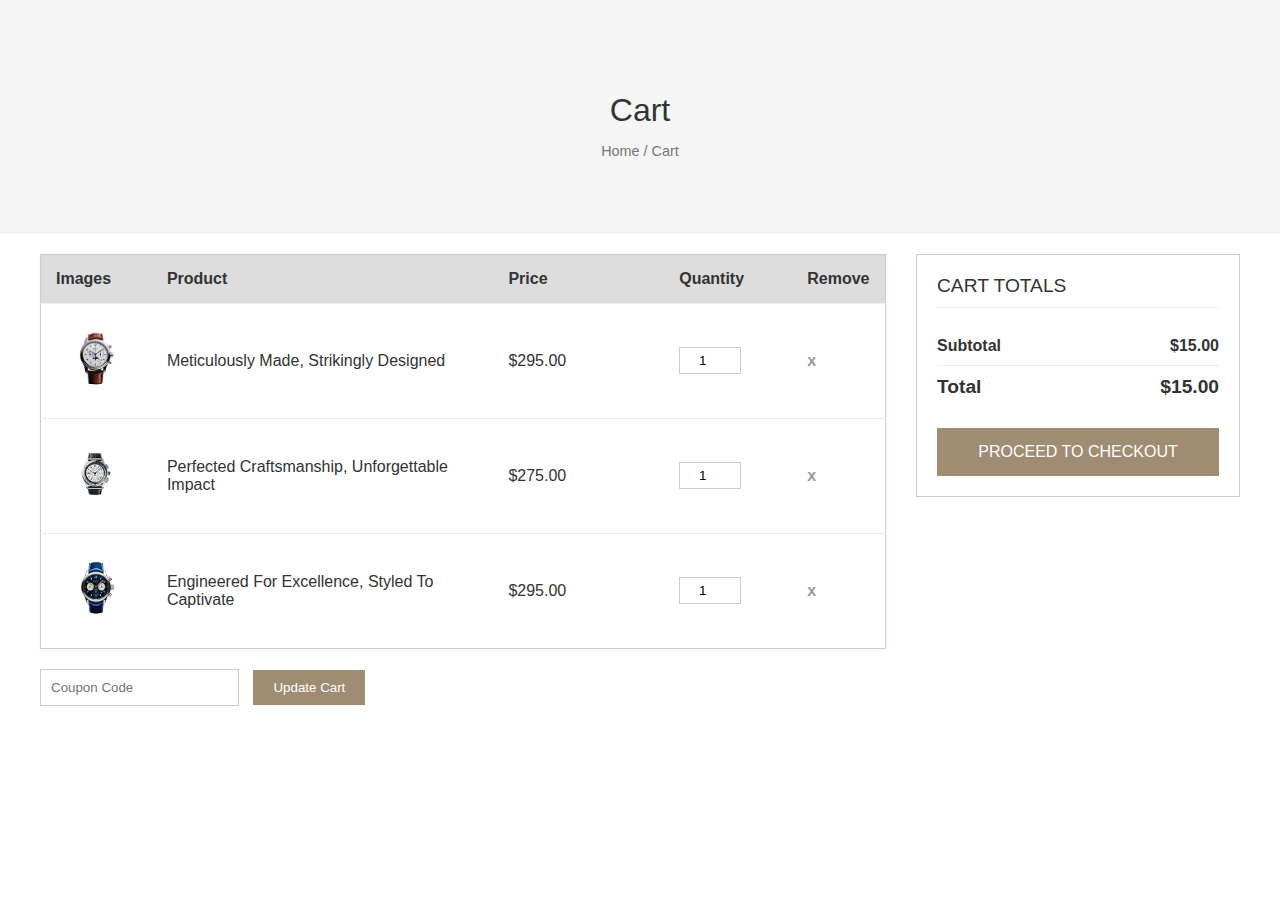
<file: cart.html>
<!DOCTYPE html>
<html lang="en">
  <head>
    <meta charset="UTF-8" />
    <meta name="viewport" content="width=device-width, initial-scale=1.0" />
    <title>Cart</title>
  </head>
  <style>
    body {
      font-family: Arial, sans-serif;
      margin: 0;
      padding: 0;
      color: #333;

    }

    .container {
      max-width: 1200px;
      margin: 0 auto;
      padding: 20px;
    }

    /* Cart Header */
    .cart-header {
      text-align: center;
      padding: 40px 0;
      background-color: #f5f5f5;
    }

    .cart-header .cart-title p:first-child {
      font-size: 2em;
      font-weight: 300;
      margin-bottom: 5px;
    }

    .cart-header .cart-title p:last-child {
      font-size: 0.9em;
      color: #777;
    }

    /* Cart Section Layout */
    .cart-section .cart-container {
      display: flex;
      gap: 30px;
      align-items: flex-start;
    }

    .cart-table-wrapper {
      flex: 3;
    }

    .cart-totals {
      flex: 1;
    }

    /* Cart Table Styling */
    .cart-table {
      width: 100%;
      border-collapse: collapse;
      background-color: #fff;
      border: 1px solid #ccc;
      box-shadow: 0 2px 5px rgba(0, 0, 0, 0.05);
    }

    .cart-table thead tr {
      background-color: #ddd;
    }

    .cart-table th {
      text-align: left;
      padding: 15px;
      font-weight: bold;
    }

    .cart-table td {
      padding: 15px;
      border-top: 1px solid #eee;
    }

    .product-image-col {
      width: 10%;
    }
    .product-name-col {
      width: 40%;
    }
    .product-price-col {
      width: 20%;
    }
    .product-quantity-col {
      width: 15%;
    }
    .product-remove-col {
      width: 5%;
      text-align: center;
    }

    .cart-table img {
      width: 80px;
      height: auto;
    }

    .cart-table input[type="number"] {
      width: 50px;
      padding: 5px;
      text-align: center;
      border: 1px solid #ccc;
    }

    .cart-table a {
      text-decoration: none;
      color: #999;
      font-weight: bold;
    }

    /* Cart Actions (Coupon) */
    .cart-actions {
      display: flex;
      justify-content: space-between;
      margin-top: 20px;
    }

    .coupon-form input {
      padding: 10px;
      border: 1px solid #ccc;
      margin-right: 10px;
    }

    .coupon-form button {
      background-color: #a08c73;
      color: #fff;
      border: none;
      padding: 10px 20px;
      cursor: pointer;
    }

    /* Cart Totals Section */
    .cart-totals {
      background-color: #fff;
      border: 1px solid #ccc;
      padding: 20px;
    }

    .cart-totals h3 {
      font-size: 1.2em;
      font-weight: 300;
      border-bottom: 1px solid #eee;
      padding-bottom: 10px;
      margin-top: 0;
    }

    .totals-row {
      display: flex;
      justify-content: space-between;
      padding: 10px 0;
    }

    .totals-row span {
      font-weight: 600;
    }

    .total {
      border-top: 1px solid #eee;
      font-size: 1.2em;
    }

    .checkout-button {
      background-color: #a08c73;
      color: #fff;
      border: none;
      width: 100%;
      padding: 15px;
      font-size: 1em;
      cursor: pointer;
      margin-top: 20px;
    }
  </style>
  <body>
    <section class="cart-header">
      <div class="container">
        <div class="cart-title">
          <p>Cart</p>
          <p>Home / Cart</p>
        </div>
      </div>
    </section>

    <section class="cart-section">
      <div class="container cart-container">
        <div class="cart-table-wrapper">
          <table class="cart-table">
            <thead>
              <tr>
                <th class="product-image-col">Images</th>
                <th class="product-name-col">Product</th>
                <th class="product-price-col">Price</th>
                <th class="product-quantity-col">Quantity</th>
                <th class="product-remove-col">Remove</th>
              </tr>
            </thead>
            <tbody>
              <tr>
                <td>
                  <img
                    src="lux-watch-assets/cart-1.png"
                    alt="Product 1"
                  />
                </td>
                <td>Meticulously Made, Strikingly Designed</td>
                <td>$295.00</td>
                <td>
                  <input type="number" value="1" min="1" />
                </td>
                <td><a href="#">x</a></td>
              </tr>
              <tr>
                <td>
                  <img
                    src="lux-watch-assets/cart-2.png"
                    alt="Product 2"
                  />
                </td>
                <td>Perfected Craftsmanship, Unforgettable Impact</td>
                <td>$275.00</td>
                <td>
                  <input type="number" value="1" min="1" />
                </td>
                <td><a href="#">x</a></td>
              </tr>
              <tr>
                <td>
                  <img
                    src="lux-watch-assets/cart-3.png"
                    alt="Product 3"
                  />
                </td>
                <td>Engineered For Excellence, Styled To Captivate</td>
                <td>$295.00</td>
                <td>
                  <input type="number" value="1" min="1" />
                </td>
                <td><a href="#">x</a></td>
              </tr>
            </tbody>
          </table>
          <div class="cart-actions">
            <div class="coupon-form">
              <input type="text" placeholder="Coupon Code" />
              <button>Update Cart</button>
            </div>
          </div>
        </div>
        <div class="cart-totals">
          <h3>CART TOTALS</h3>
          <div class="totals-row">
            <span>Subtotal</span>
            <span>$15.00</span>
          </div>
          <div class="totals-row total">
            <span>Total</span>
            <span>$15.00</span>
          </div>
          <button class="checkout-button">PROCEED TO CHECKOUT</button>
        </div>
      </div>
    </section>
  </body>
</html>
</file>
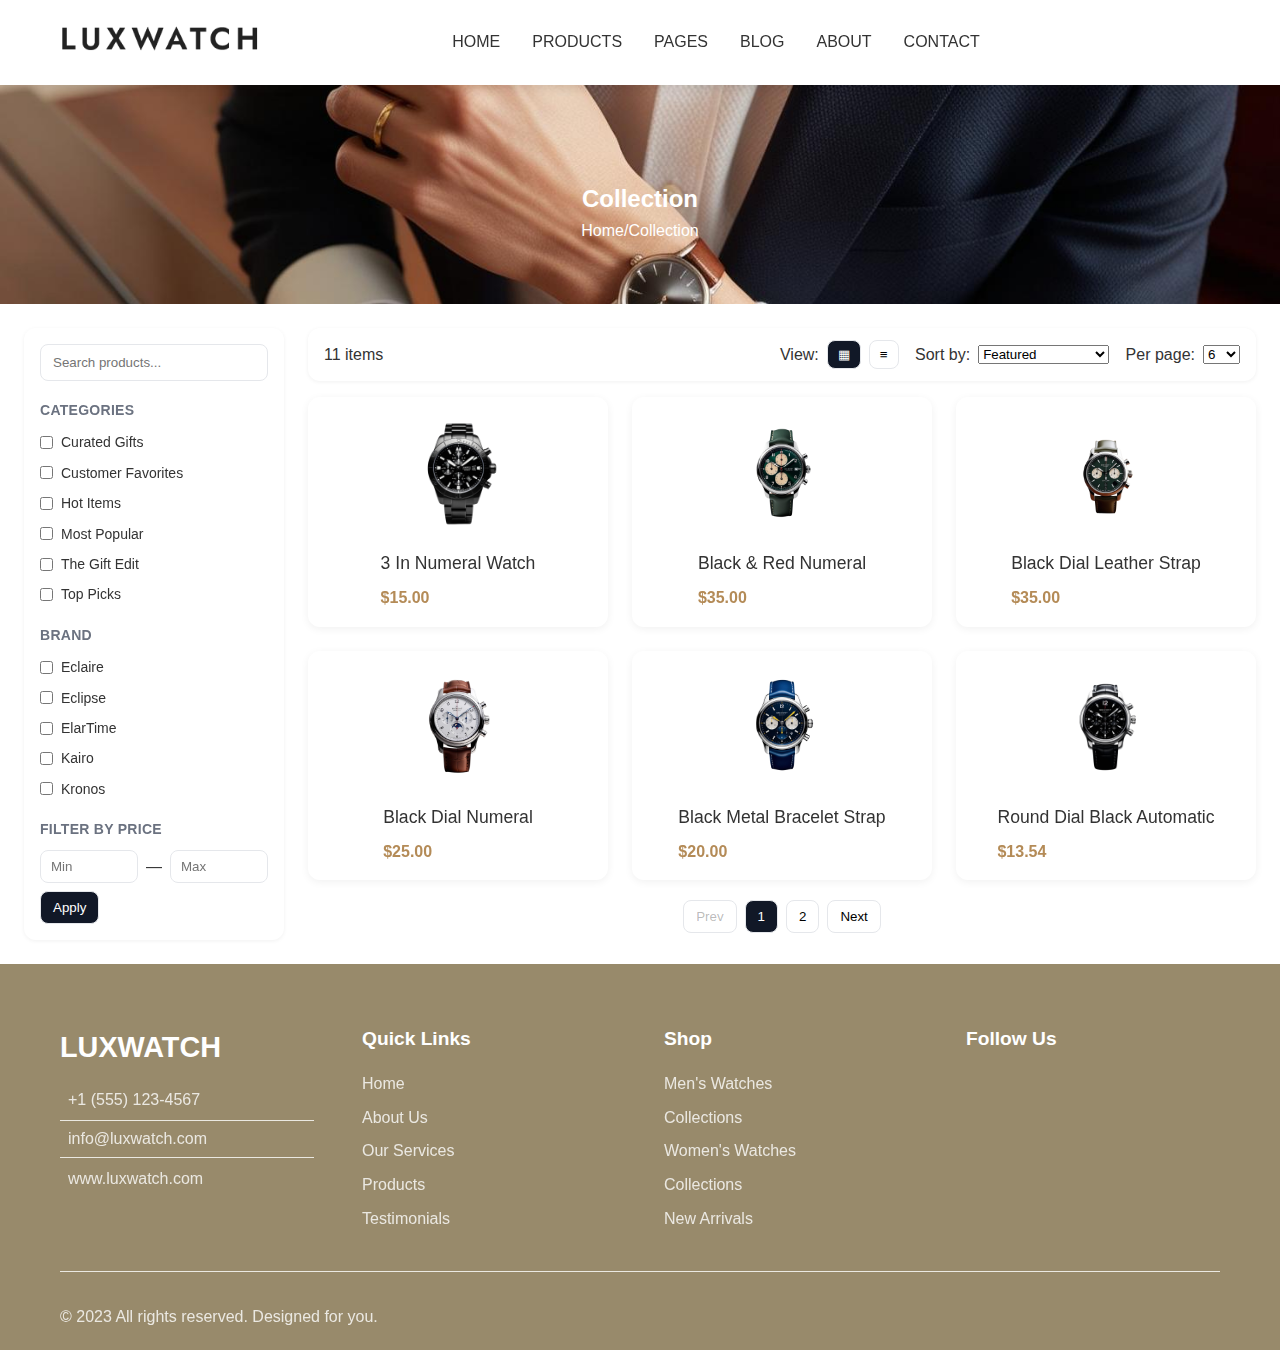
<file: collection.html>
<!DOCTYPE html>
<html lang="en">
  <head>
    <meta charset="UTF-8" />
    <meta name="viewport" content="width=device-width, initial-scale=1.0" />
    <title>Watches Collection</title>
    <link rel="stylesheet" href="style.css" />
  </head>

  <body>
    <header class="header">
      <div class="container">
        <div class="nav-wrapper">
          <div class="logo">
            <img src="lux-watch-assets/luxwatch-logo.png" alt="Logo" />
          </div>
          <nav class="nav">
            <ul class="nav-list">
              <li><a href="index.html">HOME</a></li>
              <li><a href="collection.html">PRODUCTS</a></li>
              <li class="dropdown">
                <a href="#pages">PAGES <i class="fas fa-chevron-down"></i></a>
                <ul class="dropdown-menu">
                  <li><a href="#cart">Cart</a></li>
                  <li><a href="#about">About</a></li>
                  <li><a href="#blog">Blog</a></li>
                  <li><a href="#faq">Faq Page</a></li>
                  <li><a href="#contact">Contact Us</a></li>
                </ul>
              </li>
              <li><a href="#blog">BLOG</a></li>
              <li><a href="#about">ABOUT</a></li>
              <li><a href="#contact">CONTACT</a></li>
            </ul>
          </nav>
          <div class="nav-icons">
            <a href="#search"><i class="fas fa-search"></i></a>
            <a href="#account"><i class="fas fa-user"></i></a>
            <a href="#cart"><i class="fas fa-shopping-cart"></i></a>
            <a href="#wishlist"><i class="fas fa-heart"></i></a>
          </div>
        </div>
      </div>
    </header>
    <!-- Collection Banner Section  -->
    <div class="collection-banner">
      <div class="container">
        <h2>Collection</h2>
        <p>Home/Collection</p>
      </div>
    </div>
    <div class="collection-page">
      <aside class="sidebar">
        <div class="search-box">
          <input
            type="text"
            id="searchInput"
            placeholder="Search products..."
          />
        </div>

        <div class="filter-section">
          <h4>Categories</h4>
          <div id="categoryFilters" class="checkbox-group"></div>
        </div>

        <div class="filter-section">
          <h4>Brand</h4>
          <div id="brandFilters" class="checkbox-group"></div>
        </div>

        <div class="filter-section">
          <h4>Filter by Price</h4>
          <div class="price-range">
            <div class="numbers">
              <input
                type="number"
                id="minPrice"
                min="0"
                step="0.01"
                placeholder="Min"
              />
              <span>—</span>
              <input
                type="number"
                id="maxPrice"
                min="0"
                step="0.01"
                placeholder="Max"
              />
            </div>
            <button id="applyPrice">Apply</button>
          </div>
        </div>
      </aside>

      <main class="content">
        <div class="toolbar">
          <div class="left">
            <span id="resultCount">0 items</span>
          </div>
          <div class="right">
            <label>
              View:
              <button
                id="gridBtn"
                class="view-btn active"
                aria-label="Grid view"
              >
                ▦
              </button>
              <button id="listBtn" class="view-btn" aria-label="List view">
                ≡
              </button>
            </label>
            <label>
              Sort by:
              <select id="sortSelect">
                <option value="default">Featured</option>
                <option value="priceAsc">Price: Low to High</option>
                <option value="priceDesc">Price: High to Low</option>
                <option value="nameAsc">Name: A to Z</option>
                <option value="nameDesc">Name: Z to A</option>
              </select>
            </label>
            <label>
              Per page:
              <select id="perPage">
                <option value="4">4</option>
                <option value="6" selected>6</option>
                <option value="9">9</option>
                <option value="12">12</option>
              </select>
            </label>
          </div>
        </div>

        <div id="productGrid" class="product-grid"></div>

        <nav id="pagination" class="pagination"></nav>
      </main>
    </div>
<!-- Footer  -->
    <footer class="footer">
      <div class="container">
        <div class="footer-content">
          <div class="footer-column">
            <div class="footer-logo">
              <h3>LUXWATCH</h3>
            </div>
            <div class="contact-info">
              <p><i class="fas fa-phone"></i> +1 (555) 123-4567</p>
              <p><i class="fas fa-envelope"></i> info@luxwatch.com</p>
              <p><i class="fas fa-globe"></i> www.luxwatch.com</p>
            </div>
          </div>
          <div class="footer-column">
            <h4>Quick Links</h4>
            <ul>
              <li><a href="#home">Home</a></li>
              <li><a href="#about">About Us</a></li>
              <li><a href="#services">Our Services</a></li>
              <li><a href="#products">Products</a></li>
              <li><a href="#testimonials">Testimonials</a></li>
            </ul>
          </div>
          <div class="footer-column">
            <h4>Shop</h4>
            <ul>
              <li><a href="#mens">Men's Watches</a></li>
              <li><a href="#collections">Collections</a></li>
              <li><a href="#womens">Women's Watches</a></li>
              <li><a href="#collections">Collections</a></li>
              <li><a href="#new">New Arrivals</a></li>
            </ul>
          </div>
          <div class="footer-column">
            <h4>Follow Us</h4>
            <div class="social-icons">
              <a href="#"><i class="fab fa-facebook"></i></a>
              <a href="#"><i class="fab fa-twitter"></i></a>
              <a href="#"><i class="fab fa-instagram"></i></a>
              <a href="#"><i class="fab fa-youtube"></i></a>
            </div>
          </div>
        </div>
        <div class="footer-bottom">
          <p>&copy; 2023 All rights reserved. Designed for you.</p>
        </div>
      </div>
    </footer>

    <script>
      // Product dataset
      const PRODUCTS = [
        {
          id: 1,
          name: "3 In Numeral Watch",
          price: 15.0,
          brand: "ElarTime",
          category: "Top Picks",
          image: "lux-watch-assets/collection-item-1.png",
        },
        {
          id: 2,
          name: "Black & Red Numeral",
          price: 35.0,
          brand: "Kronos",
          category: "Most Popular",
          image: "lux-watch-assets/collection-item-2.png",
        },
        {
          id: 3,
          name: "Black Dial Leather Strap",
          price: 35.0,
          brand: "Eclipse",
          category: "Hot Items",
          image: "lux-watch-assets/collection-item-3.png",
        },
        {
          id: 4,
          name: "Black Dial Numeral",
          price: 25.0,
          brand: "ElarTime",
          category: "Customer Favorites",
          image: "lux-watch-assets/collection-item-4.png",
        },
        {
          id: 5,
          name: "Black Metal Bracelet Strap",
          price: 20.0,
          brand: "Eclaire",
          category: "Curated Gifts",
          image: "lux-watch-assets/collection-item-5.png",
        },
        {
          id: 6,
          name: "Round Dial Black Automatic",
          price: 13.54,
          brand: "ElarTime",
          category: "The Gift Edit",
          image: "lux-watch-assets/collection-item-6.png",
        },
        {
          id: 7,
          name: "Black & Yellow Numeral Semi",
          price: 8.65,
          brand: "Kairo",
          category: "Most Popular",
          image: " lux-watch-assets/collection-item-5.png",
        },
        {
          id: 8,
          name: "Black Dial Numeral Red Automatic",
          price: 22.0,
          brand: "Eclipse",
          category: "Hot Items",
          image: "lux-watch-assets/collection-item-7.png",
        },
        {
          id: 9,
          name: "Black Dial Numeral Red Automatic",
          price: 22.0,
          brand: "Eclipse",
          category: "Hot Items",
          image: "lux-watch-assets/collection-item-7.png",
        },
        {
          id: 10,
          name: "Black Dial Numeral Red Automatic",
          price: 22.0,
          brand: "Eclipse",
          category: "Hot Items",
          image: "lux-watch-assets/collection-item-7.png",
        },
        {
          id: 10,
          name: "Black Dial Numeral Red Automatic",
          price: 22.0,
          brand: "Eclipse",
          category: "Hot Items",
          image: "lux-watch-assets/collection-item-7.png",
        },
      ];

      // State
      const state = {
        search: "",
        categories: new Set(),
        brands: new Set(),
        minPrice: null,
        maxPrice: null,
        sort: "default",
        view: "grid",
        page: 1,
        perPage: 6,
      };

      // Elements
      const gridEl = document.getElementById("productGrid");
      const paginationEl = document.getElementById("pagination");
      const resultCountEl = document.getElementById("resultCount");
      const searchInput = document.getElementById("searchInput");
      const categoryFiltersEl = document.getElementById("categoryFilters");
      const brandFiltersEl = document.getElementById("brandFilters");
      const minPriceEl = document.getElementById("minPrice");
      const maxPriceEl = document.getElementById("maxPrice");
      const applyPriceBtn = document.getElementById("applyPrice");
      const sortSelect = document.getElementById("sortSelect");
      const perPageSelect = document.getElementById("perPage");
      const gridBtn = document.getElementById("gridBtn");
      const listBtn = document.getElementById("listBtn");

      // Initialize filters (brands/categories)
      function initializeFacetFilters() {
        const categories = Array.from(
          new Set(PRODUCTS.map((p) => p.category))
        ).sort();
        const brands = Array.from(new Set(PRODUCTS.map((p) => p.brand))).sort();

        categoryFiltersEl.innerHTML = categories
          .map(
            (c) =>
              `<label><input type="checkbox" value="${c}" class="category-filter"> <span>${c}</span></label>`
          )
          .join("");
        brandFiltersEl.innerHTML = brands
          .map(
            (b) =>
              `<label><input type="checkbox" value="${b}" class="brand-filter"> <span>${b}</span></label>`
          )
          .join("");

        categoryFiltersEl.addEventListener("change", (e) => {
          if (e.target && e.target.matches("input.category-filter")) {
            if (e.target.checked) state.categories.add(e.target.value);
            else state.categories.delete(e.target.value);
            state.page = 1;
            render();
          }
        });
        brandFiltersEl.addEventListener("change", (e) => {
          if (e.target && e.target.matches("input.brand-filter")) {
            if (e.target.checked) state.brands.add(e.target.value);
            else state.brands.delete(e.target.value);
            state.page = 1;
            render();
          }
        });
      }

      // Helpers
      function normalize(str) {
        return String(str).toLowerCase().trim();
      }

      function applyFilters(products) {
        const term = normalize(state.search);
        const hasCategoryFilter = state.categories.size > 0;
        const hasBrandFilter = state.brands.size > 0;
        return products.filter((p) => {
          if (term && !normalize(p.name).includes(term)) return false;
          if (hasCategoryFilter && !state.categories.has(p.category))
            return false;
          if (hasBrandFilter && !state.brands.has(p.brand)) return false;
          if (state.minPrice != null && p.price < state.minPrice) return false;
          if (state.maxPrice != null && p.price > state.maxPrice) return false;
          return true;
        });
      }

      function applySort(products) {
        const list = [...products];
        switch (state.sort) {
          case "priceAsc":
            list.sort((a, b) => a.price - b.price);
            break;
          case "priceDesc":
            list.sort((a, b) => b.price - a.price);
            break;
          case "nameAsc":
            list.sort((a, b) => a.name.localeCompare(b.name));
            break;
          case "nameDesc":
            list.sort((a, b) => b.name.localeCompare(a.name));
            break;
          default:
            break;
        }
        return list;
      }

      function paginate(products) {
        const start = (state.page - 1) * state.perPage;
        const end = start + state.perPage;
        return products.slice(start, end);
      }

      // Rendering
      function renderProducts(products) {
        if (state.view === "grid") {
          document.body.classList.remove("list-view");
        } else {
          document.body.classList.add("list-view");
        }

        gridEl.innerHTML = products
          .map(
            (p) => `
      <div class="product-card">
        <img src="${p.image}" alt="${p.name}">
        <div class="product-info">
          <h3>${p.name}</h3>
          <p class="price">$${p.price.toFixed(2)}</p>
        </div>
      </div>`
          )
          .join("");
      }

      function renderPagination(total) {
        const totalPages = Math.max(1, Math.ceil(total / state.perPage));
        if (state.page > totalPages) state.page = totalPages;

        const buttons = [];
        const createBtn = (label, page, disabled = false, active = false) => {
          return `<button ${
            disabled ? "disabled" : ""
          } data-page="${page}" class="${
            active ? "active" : ""
          }">${label}</button>`;
        };

        buttons.push(
          createBtn("Prev", Math.max(1, state.page - 1), state.page === 1)
        );
        for (let i = 1; i <= totalPages; i += 1) {
          buttons.push(createBtn(String(i), i, false, i === state.page));
        }
        buttons.push(
          createBtn(
            "Next",
            Math.min(totalPages, state.page + 1),
            state.page === totalPages
          )
        );

        paginationEl.innerHTML = buttons.join("");
      }

      function render() {
        state.perPage = Number(perPageSelect.value);
        const filtered = applyFilters(PRODUCTS);
        const sorted = applySort(filtered);
        const pageItems = paginate(sorted);
        resultCountEl.textContent = `${filtered.length} items`;
        renderProducts(pageItems);
        renderPagination(filtered.length);
      }

      // Event wiring
      searchInput.addEventListener("input", (e) => {
        state.search = e.target.value;
        state.page = 1;
        render();
      });

      applyPriceBtn.addEventListener("click", () => {
        const min = minPriceEl.value !== "" ? Number(minPriceEl.value) : null;
        const max = maxPriceEl.value !== "" ? Number(maxPriceEl.value) : null;
        state.minPrice = Number.isFinite(min) ? min : null;
        state.maxPrice = Number.isFinite(max) ? max : null;
        state.page = 1;
        render();
      });

      sortSelect.addEventListener("change", () => {
        state.sort = sortSelect.value;
        state.page = 1;
        render();
      });

      perPageSelect.addEventListener("change", () => {
        state.page = 1;
        render();
      });

      gridBtn.addEventListener("click", () => {
        state.view = "grid";
        gridBtn.classList.add("active");
        listBtn.classList.remove("active");
        render();
      });

      listBtn.addEventListener("click", () => {
        state.view = "list";
        listBtn.classList.add("active");
        gridBtn.classList.remove("active");
        render();
      });

      paginationEl.addEventListener("click", (e) => {
        const btn = e.target.closest("button[data-page]");
        if (!btn) return;
        const next = Number(btn.getAttribute("data-page"));
        if (Number.isFinite(next)) {
          state.page = next;
          render();
        }
      });

      // Boot
      initializeFacetFilters();
      render();
    </script>
  </body>
</html>
</file>
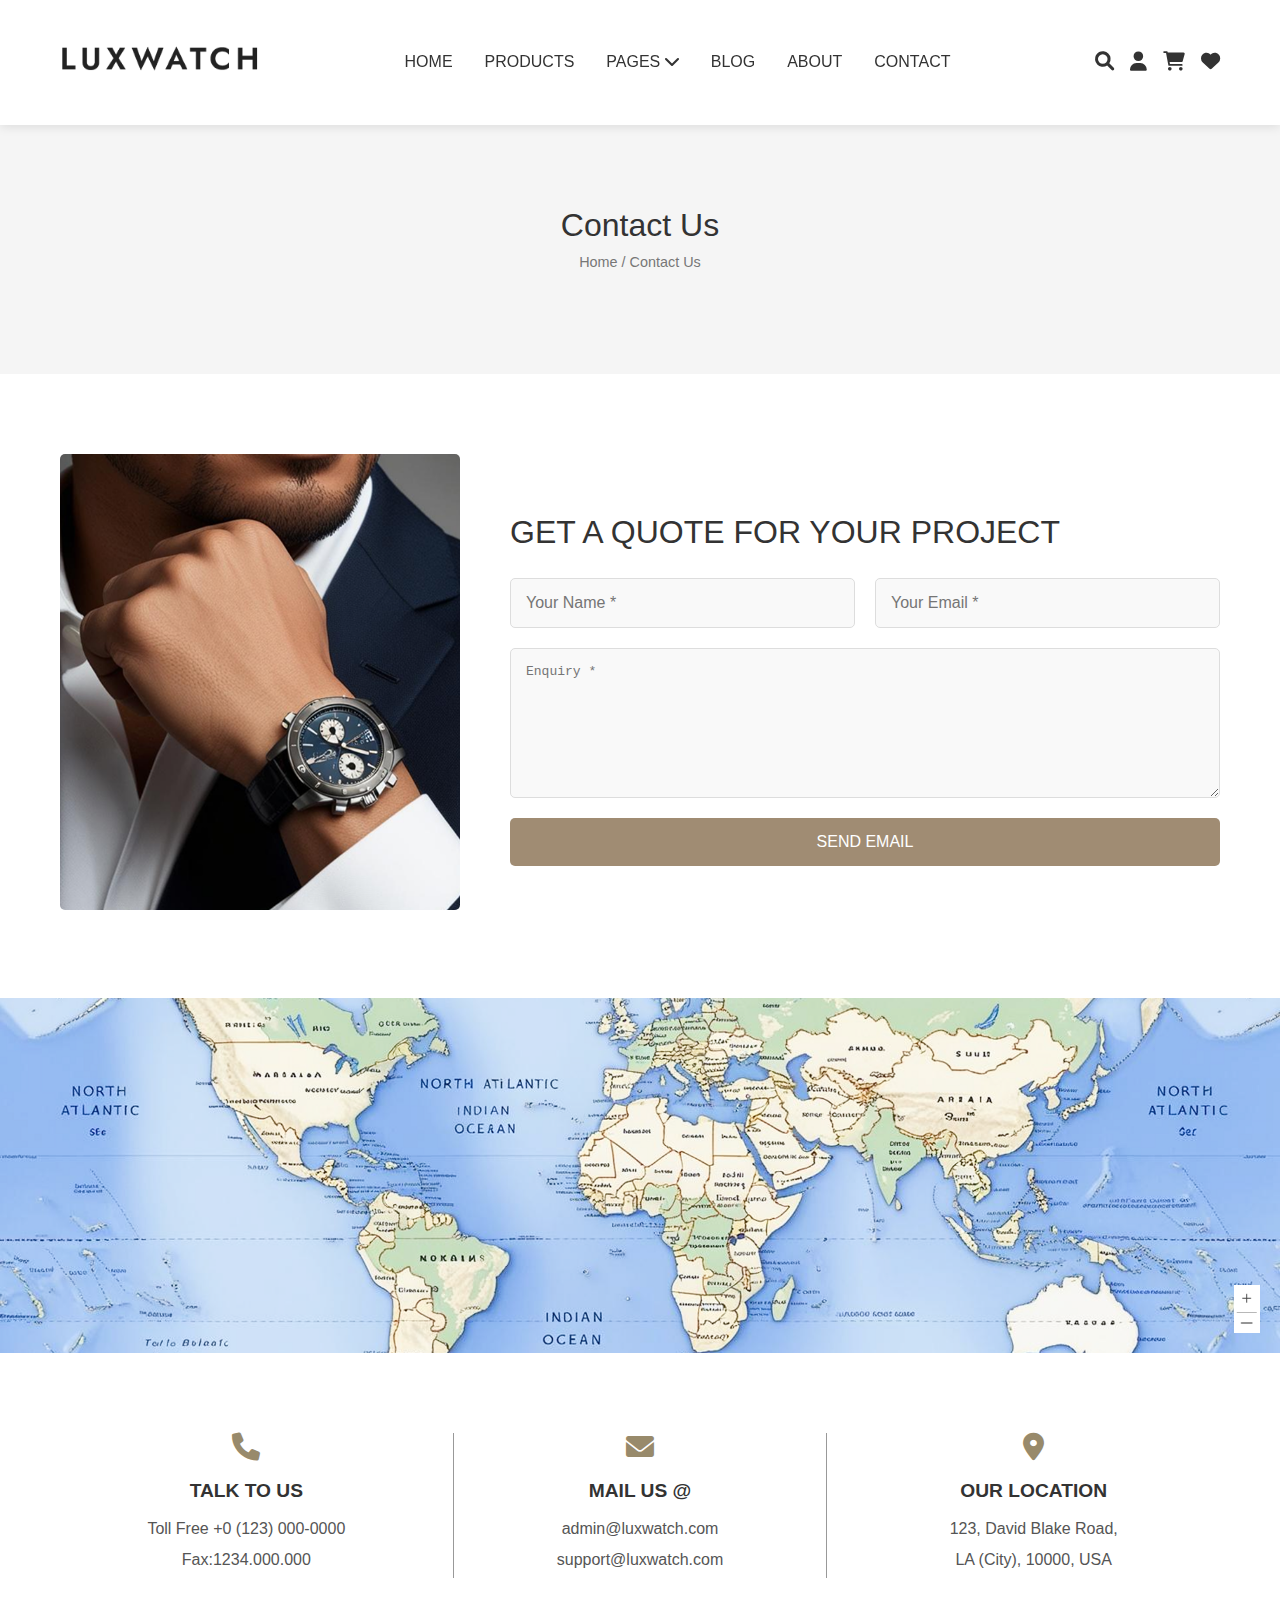
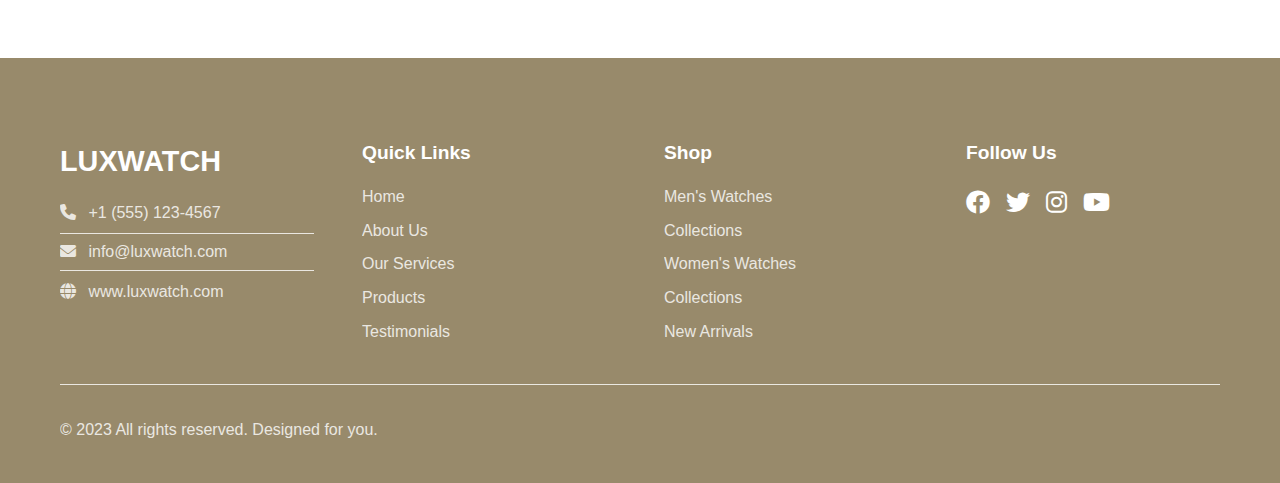
<file: contact-us.html>
<!DOCTYPE html>
<html lang="en">
  <head>
    <meta charset="UTF-8" />
    <meta name="viewport" content="width=device-width, initial-scale=1.0" />
    <title>Contact Us</title>
    <link
      href="https://cdnjs.cloudflare.com/ajax/libs/font-awesome/6.0.0/css/all.min.css"
      rel="stylesheet"
    />
    <link rel="stylesheet" href="style.css" />
    <style>
      .container {
        max-width: 1200px;
        margin: 0 auto;
        padding: 20px;
      }

      .container-full-width {
        width: 100%;
      }

      section {
        padding: 60px 0;
      }

      /* Contact Header Section */
      .contact-header {
        text-align: center;
        background-color: #f5f5f5;
        padding: 180px 0 60px;
      }

      .contact-header .contact-title {
        margin-bottom: 20px;
      }

      .contact-header .contact-title p:first-child {
        font-size: 2em;
        font-weight: 300;
        margin-bottom: 0;
      }

      .contact-header .contact-title p:last-child {
        font-size: 0.9em;
        color: #777;
      }

      /* Contact Form Section */
      .contact-form-section .container {
        display: flex;
        justify-content: center;
        align-items: center;
        gap: 50px;
      }

      .contact-form-section .form-image img {
        width: 100%;
        max-width: 400px;
        height: auto;
        border-radius: 5px;
      }

      .contact-form-section .form-content {
        flex: 1;
      }

      .contact-form-section h2 {
        font-weight: 300;
        font-size: 2em;
        margin-bottom: 20px;
      }

      .contact-form-section form {
        display: flex;
        flex-direction: column;
        gap: 20px;
      }

      .contact-form-section .form-row {
        display: flex;
        gap: 20px;
      }

      .contact-form-section input,
      .contact-form-section textarea {
        width: 100%;
        padding: 15px;
        border: 1px solid #ddd;
        background-color: #f9f9f9;
        font-size: 1em;
        border-radius: 5px;
      }

      .contact-form-section textarea {
        resize: vertical;
        height: 150px;
      }

      .contact-form-section button {
        background-color: #a08c73;
        color: #fff;
        border: none;
        padding: 15px 30px;
        cursor: pointer;
        align-self: flex-start;
        font-size: 1em;
        border-radius: 5px;
      }
      section.contact-form-section button {
        width: 100%;
      }
      /* Map Section */
      .map-section {
        padding: 0;
      }

      .world-map-image {
        width: 100%;
        height: auto;
        display: block;
      }

      /* Contact Info Section */
      section.contact-info i {
        color: #988a6b;
        font-size: 28px;
        margin-bottom: 15px;
      }

      section.contact-info .info-item:nth-child(2) {
        border-right: 1px solid #999;
        border-left: 1px solid #999;
      }
      .contact-info .container {
        display: flex;
        justify-content: space-between;
        text-align: center;
        gap: 20px;
      }

      .contact-info .info-item {
        flex: 1;
      }

      .contact-info h3 {
        font-size: 1.2em;
        font-weight: 600;
        margin-bottom: 10px;
      }

      .contact-info p {
        margin: 5px 0;
        color: #555;
      }
    </style>
  </head>
  <body>
    <!-- Header  -->
    <header class="header">
      <div class="container">
        <div class="nav-wrapper">
          <div class="logo">
            <img src="lux-watch-assets/luxwatch-logo.png" alt="Logo" />
          </div>
          <nav class="nav">
            <ul class="nav-list">
              <li><a href="index.html">HOME</a></li>
              <li><a href="collection.html">PRODUCTS</a></li>
              <li class="dropdown">
                <a href="#pages">PAGES <i class="fas fa-chevron-down"></i></a>
                <ul class="dropdown-menu">
                  <li><a href="#cart">Cart</a></li>
                  <li><a href="about.html">About</a></li>
                  <li><a href="#blog">Blog</a></li>
                  <li><a href="#faq">Faq Page</a></li>
                  <li><a href="#contact">Contact Us</a></li>
                </ul>
              </li>
              <li><a href="#blog">BLOG</a></li>
              <li><a href="#about">ABOUT</a></li>
              <li><a href="#contact">CONTACT</a></li>
            </ul>
          </nav>
          <div class="nav-icons">
            <a href="#search"><i class="fas fa-search"></i></a>
            <a href="#account"><i class="fas fa-user"></i></a>
            <a href="#cart"><i class="fas fa-shopping-cart"></i></a>
            <a href="#wishlist"><i class="fas fa-heart"></i></a>
          </div>
        </div>
      </div>
    </header>

    <section class="contact-header">
      <div class="container">
        <div class="contact-title">
          <p>Contact Us</p>
          <p>Home /<span> Contact Us</span></p>
        </div>
      </div>
    </section>

    <section class="contact-form-section">
      <div class="container">
        <div class="form-image">
          <img src="lux-watch-assets/contact-1.png" alt="Man wearing a watch" />
        </div>
        <div class="form-content">
          <h2>GET A QUOTE FOR YOUR PROJECT</h2>
          <form action="#" method="post">
            <div class="form-row">
              <input
                type="text"
                name="name"
                placeholder="Your Name *"
                required
              />
              <input
                type="email"
                name="email"
                placeholder="Your Email *"
                required
              />
            </div>
            <div class="form-row">
              <textarea
                name="enquiry"
                placeholder="Enquiry *"
                required
              ></textarea>
            </div>
            <button class="btn-primary" type="submit">SEND EMAIL</button>
          </form>
        </div>
      </div>
    </section>

    <section class="map-section">
      <div class="container-full-width">
        <img
          src="lux-watch-assets/Map.png"
          alt="World map"
          class="world-map-image"
        />
      </div>
    </section>

    <section class="contact-info">
      <div class="container">
        <div class="info-item">
          <i class="fas fa-phone"></i>
          <h3>TALK TO US</h3>
          <p>Toll Free +0 (123) 000-0000</p>
          <p>Fax:1234.000.000</p>
        </div>
        <div class="info-item">
          <i class="fas fa-envelope"></i>
          <h3>MAIL US @</h3>
          <p>admin@luxwatch.com</p>
          <p>support@luxwatch.com</p>
        </div>
        <div class="info-item">
          <i class="fa-solid fa-location-dot"></i>
          <h3>OUR LOCATION</h3>
          <p>123, David Blake Road,</p>
          <p>LA (City), 10000, USA</p>
        </div>
      </div>
    </section>
    <!-- Footer -->
    <footer class="footer">
      <div class="container">
        <div class="footer-content">
          <div class="footer-column">
            <div class="footer-logo">
              <h3>LUXWATCH</h3>
            </div>
            <div class="contact-info">
              <p><i class="fas fa-phone"></i> +1 (555) 123-4567</p>
              <p><i class="fas fa-envelope"></i> info@luxwatch.com</p>
              <p><i class="fas fa-globe"></i> www.luxwatch.com</p>
            </div>
          </div>
          <div class="footer-column">
            <h4>Quick Links</h4>
            <ul>
              <li><a href="#home">Home</a></li>
              <li><a href="#about">About Us</a></li>
              <li><a href="#services">Our Services</a></li>
              <li><a href="#products">Products</a></li>
              <li><a href="#testimonials">Testimonials</a></li>
            </ul>
          </div>
          <div class="footer-column">
            <h4>Shop</h4>
            <ul>
              <li><a href="#mens">Men's Watches</a></li>
              <li><a href="#collections">Collections</a></li>
              <li><a href="#womens">Women's Watches</a></li>
              <li><a href="#collections">Collections</a></li>
              <li><a href="#new">New Arrivals</a></li>
            </ul>
          </div>
          <div class="footer-column">
            <h4>Follow Us</h4>
            <div class="social-icons">
              <a href="#"><i class="fab fa-facebook"></i></a>
              <a href="#"><i class="fab fa-twitter"></i></a>
              <a href="#"><i class="fab fa-instagram"></i></a>
              <a href="#"><i class="fab fa-youtube"></i></a>
            </div>
          </div>
        </div>
        <div class="footer-bottom">
          <p>&copy; 2023 All rights reserved. Designed for you.</p>
        </div>
      </div>
    </footer>
  </body>
</html>
</file>
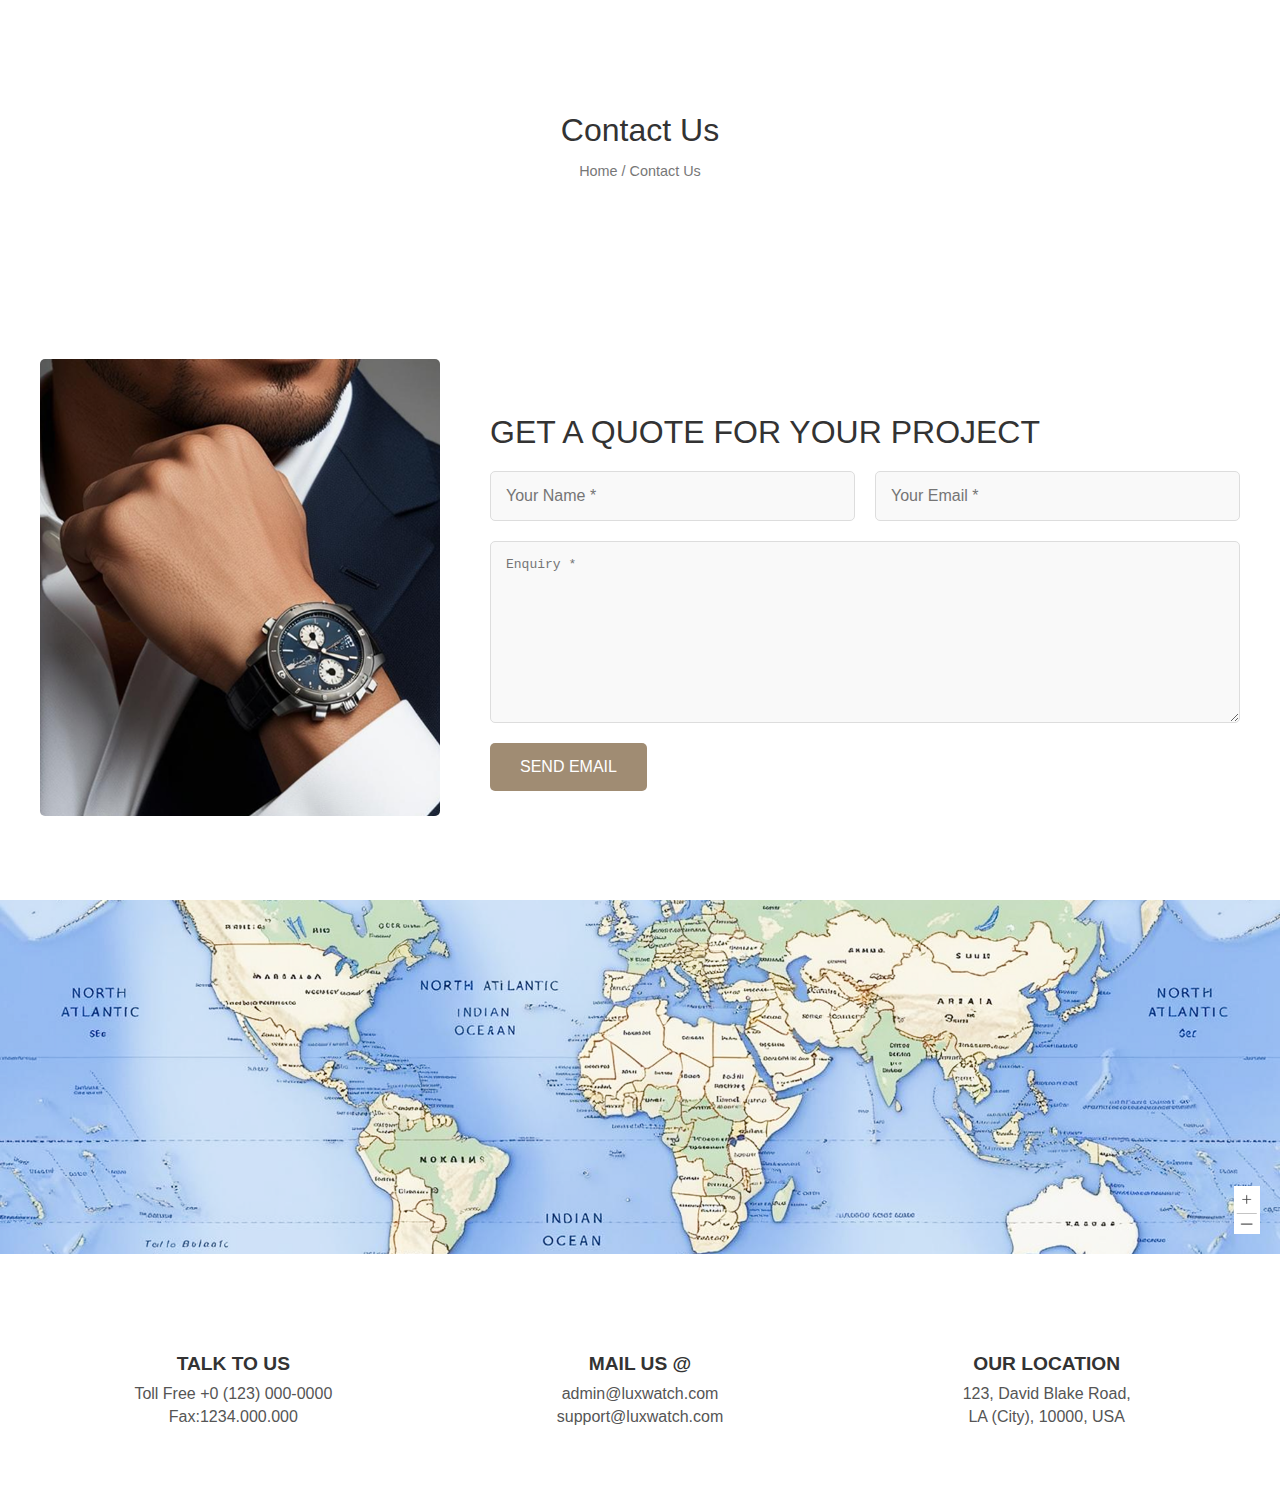
<file: contact.html>
<!DOCTYPE html>
<html lang="en">
  <head>
    <meta charset="UTF-8" />
    <meta name="viewport" content="width=device-width, initial-scale=1.0" />
    <title>contact</title>
    <style>
      body {
        font-family: Arial, sans-serif;
        margin: 0;
        padding: 0;
        color: #333;
      }

      .container {
        max-width: 1200px;
        margin: 0 auto;
        padding: 20px;
      }

      .container-full-width {
        width: 100%;
      }

      section {
        padding: 60px 0;
      }

      /* Contact Header Section */
      .contact-header {
        text-align: center;
      }

      .contact-header .contact-title {
        margin-bottom: 20px;
      }

      .contact-header .contact-title p:first-child {
        font-size: 2em;
        font-weight: 300;
        margin-bottom: 0;
      }

      .contact-header .contact-title p:last-child {
        font-size: 0.9em;
        color: #777;
      }

      /* Contact Form Section */
      .contact-form-section .container {
        display: flex;
        justify-content: center;
        align-items: center;
        gap: 50px;
      }

      .contact-form-section .form-image img {
        width: 100%;
        max-width: 400px;
        height: auto;
        border-radius: 5px;
      }

      .contact-form-section .form-content {
        flex: 1;
      }

      .contact-form-section h2 {
        font-weight: 300;
        font-size: 2em;
        margin-bottom: 20px;
      }

      .contact-form-section form {
        display: flex;
        flex-direction: column;
        gap: 20px;
      }

      .contact-form-section .form-row {
        display: flex;
        gap: 20px;
      }

      .contact-form-section input,
      .contact-form-section textarea {
        width: 100%;
        padding: 15px;
        border: 1px solid #ddd;
        background-color: #f9f9f9;
        font-size: 1em;
        border-radius: 5px;
      }

      .contact-form-section textarea {
        resize: vertical;
        height: 150px;
      }

      .contact-form-section button {
        background-color: #a08c73;
        color: #fff;
        border: none;
        padding: 15px 30px;
        cursor: pointer;
        align-self: flex-start;
        font-size: 1em;
        border-radius: 5px;
      }

      /* Map Section */
      .map-section {
        padding: 0;
      }

      .world-map-image {
        width: 100%;
        height: auto;
        display: block;
      }

      /* Contact Info Section */
      .contact-info .container {
        display: flex;
        justify-content: space-between;
        text-align: center;
        gap: 20px;
      }

      .contact-info .info-item {
        flex: 1;
      }

      .contact-info h3 {
        font-size: 1.2em;
        font-weight: 600;
        margin-bottom: 10px;
      }

      .contact-info p {
        margin: 5px 0;
        color: #555;
      }
    </style>
  </head>
  <body>
    <section class="contact-header">
      <div class="container">
        <div class="contact-title">
          <p>Contact Us</p>
          <p>Home / Contact Us</p>
        </div>
      </div>
    </section>

    <section class="contact-form-section">
      <div class="container">
        <div class="form-image">
          <img
            src="lux-watch-assets/contact-1.png"
            alt="Man wearing a watch"
          />
        </div>
        <div class="form-content">
          <h2>GET A QUOTE FOR YOUR PROJECT</h2>
          <form action="#" method="post">
            <div class="form-row">
              <input
                type="text"
                name="name"
                placeholder="Your Name *"
                required
              />
              <input
                type="email"
                name="email"
                placeholder="Your Email *"
                required
              />
            </div>
            <div class="form-row">
              <textarea
                name="enquiry"
                placeholder="Enquiry *"
                required
              ></textarea>
            </div>
            <button type="submit">SEND EMAIL</button>
          </form>
        </div>
      </div>
    </section>

    <section class="map-section">
      <div class="container-full-width">
        <img
          src="lux-watch-assets/Map.png"
          alt="World map"
          class="world-map-image"
        />
      </div>
    </section>

    <section class="contact-info">
      <div class="container">
        <div class="info-item">
          <h3>TALK TO US</h3>
          <p>Toll Free +0 (123) 000-0000</p>
          <p>Fax:1234.000.000</p>
        </div>
        <div class="info-item">
          <h3>MAIL US @</h3>
          <p>admin@luxwatch.com</p>
          <p>support@luxwatch.com</p>
        </div>
        <div class="info-item">
          <h3>OUR LOCATION</h3>
          <p>123, David Blake Road,</p>
          <p>LA (City), 10000, USA</p>
        </div>
      </div>
    </section>
  </body>
</html>
</file>
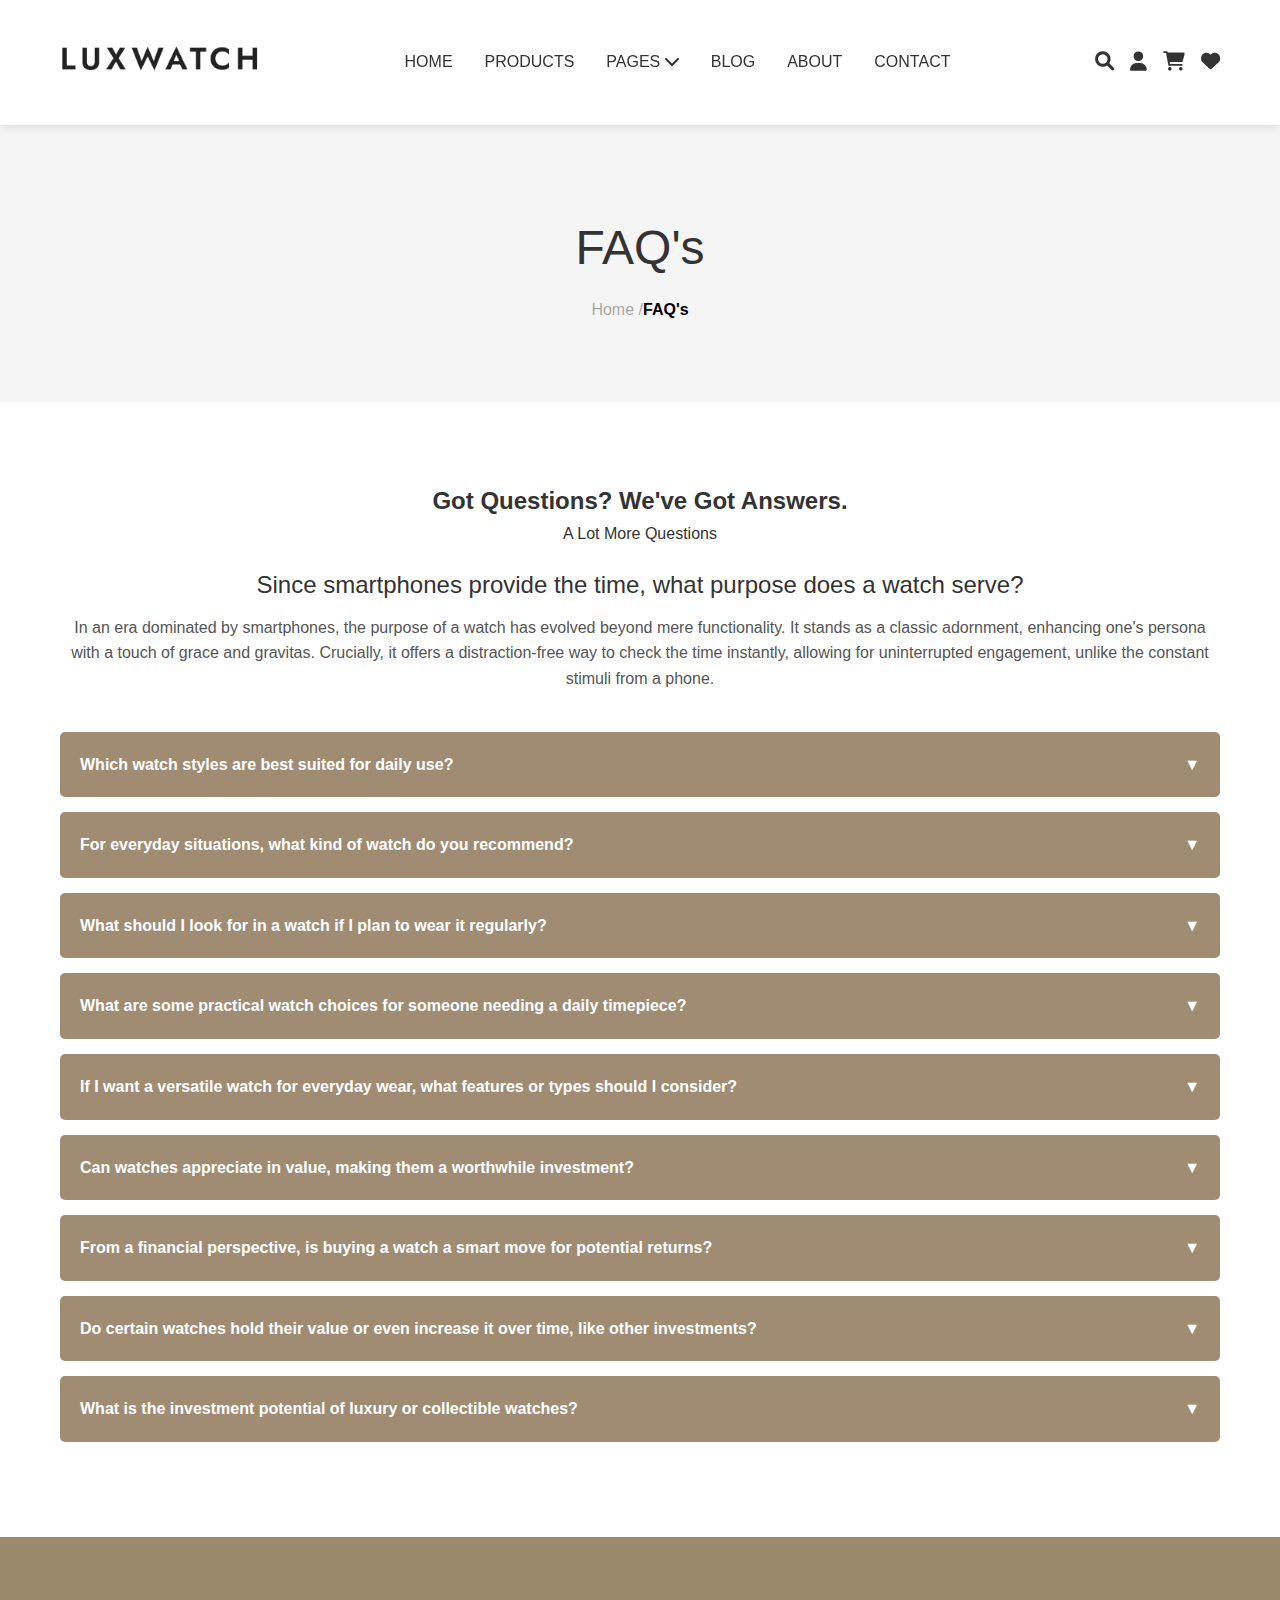
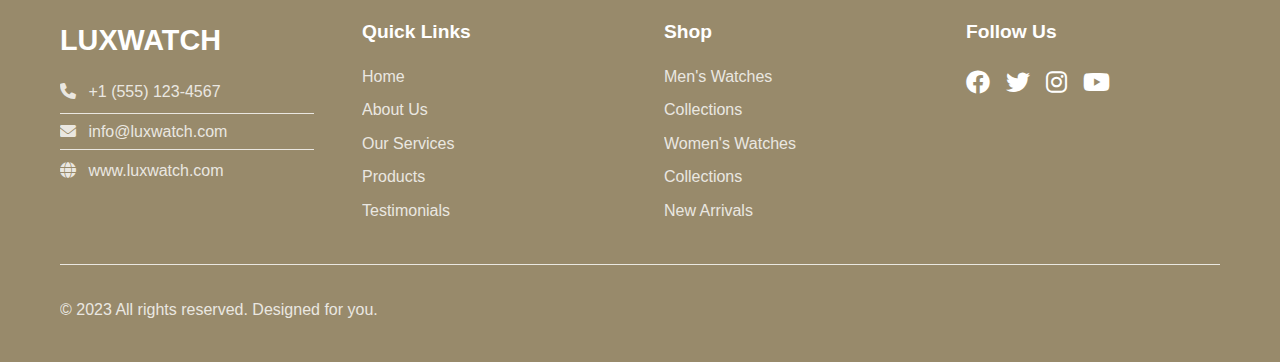
<file: faqs.html>
<!DOCTYPE html>
<html lang="en">
  <head>
    <meta charset="UTF-8" />
    <meta name="viewport" content="width=device-width, initial-scale=1.0" />
    <link
      href="https://cdnjs.cloudflare.com/ajax/libs/font-awesome/6.0.0/css/all.min.css"
      rel="stylesheet"
    />
    <title>FAQs</title>
    <link rel="stylesheet" href="style.css" />
    <style>
      .container {
        max-width: 1200px;
        margin: 0 auto;
        padding: 20px;
      }

      .faqs-section {
        padding: 60px 0;
        /* background-color: #f8f8f8; */
      }

      /* Header Section */
      .faq-header {
        padding: 180px 0 60px;
      }
      .faq-header {
        text-align: center;
        background-color: #f5f5f5;
      }

      .faq-header h1 {
        font-size: 3em;
        font-weight: 300;
        margin: 10px 0;
      }
      .faq-header p {
        color: #44444477;
      }

      .faq-header p span {
        color: #000;
        font-weight: bold;
      }

      .faqs-header {
        text-align: center;
        margin-bottom: 20px;
      }
      /* Intro Text */
      .intro-text {
        text-align: center;
        margin-bottom: 40px;
      }

      .intro-text h3 {
        font-size: 1.5em;
        font-weight: 300;
        margin-bottom: 10px;
      }

      .intro-text p {
        color: #555;
        line-height: 1.6;
      }

      /* Accordion Styling */
      .accordion {
        width: 100%;
      }

      .accordion-item {
        background-color: #a08c73;
        color: #fff;
        margin-bottom: 15px;
        border-radius: 5px;
        overflow: hidden;
      }

      .accordion-title {
        display: flex;
        justify-content: space-between;
        align-items: center;
        padding: 20px;
        cursor: pointer;
      }

      .accordion-title p {
        margin: 0;
        font-weight: 600;
      }

      .accordion-title .icon {
        transition: transform 0.3s ease;
      }

      .accordion-item.active .accordion-title .icon {
        transform: rotate(180deg);
      }

      .accordion-content {
        max-height: 0;
        overflow: hidden;
        transition: max-height 0.3s ease-in-out, padding 0.3s ease-in-out;
        background-color: #f2f2f2;
        color: #333;
      }

      .accordion-item.active .accordion-content {
        max-height: 500px; /* A large value to ensure it can expand */
        padding: 20px;
      }

      .accordion-content p {
        margin: 0;
        line-height: 1.6;
      }

      /* Small adjustments for hover effect on title */
      .accordion-title:hover {
        background-color: rgba(0, 0, 0, 0.1);
      }
    </style>
  </head>
  <body>
    <header class="header">
      <div class="container">
        <div class="nav-wrapper">
          <div class="logo">
            <img src="lux-watch-assets/luxwatch-logo.png" alt="Logo" />
          </div>
          <nav class="nav">
            <ul class="nav-list">
              <li><a href="index.html">HOME</a></li>
              <li><a href="collection.html">PRODUCTS</a></li>
              <li class="dropdown">
                <a href="#pages">PAGES <i class="fas fa-chevron-down"></i></a>
                <ul class="dropdown-menu">
                  <li><a href="#cart">Cart</a></li>
                  <li><a href="about.html">About</a></li>
                  <li><a href="#blog">Blog</a></li>
                  <li><a href="faqs.html">Faq Page</a></li>
                  <li><a href="contact-us.html">Contact Us</a></li>
                </ul>
              </li>
              <li><a href="#blog">BLOG</a></li>
              <li><a href="about.html">ABOUT</a></li>
              <li><a href="contact-us.html">CONTACT</a></li>
            </ul>
          </nav>
          <div class="nav-icons">
            <a href="#search"><i class="fas fa-search"></i></a>
            <a href="#account"><i class="fas fa-user"></i></a>
            <a href="#cart"><i class="fas fa-shopping-cart"></i></a>
            <a href="#wishlist"><i class="fas fa-heart"></i></a>
          </div>
        </div>
      </div>
    </header>
    <section class="faq-header">
      <div class="container">
        <div class="faq-title">
          <h1>FAQ's</h1>
          <p>Home /<span>FAQ's</span></p>
        </div>
      </div>
    </section>
    <section class="faqs-section">
      <div class="container">
        <div class="faqs-header">
          <h2>Got Questions? We've Got Answers.</h2>
          <p>A Lot More Questions</p>
        </div>

        <div class="intro-text">
          <h3>
            Since smartphones provide the time, what purpose does a watch serve?
          </h3>
          <p>
            In an era dominated by smartphones, the purpose of a watch has
            evolved beyond mere functionality. It stands as a classic adornment,
            enhancing one's persona with a touch of grace and gravitas.
            Crucially, it offers a distraction-free way to check the time
            instantly, allowing for uninterrupted engagement, unlike the
            constant stimuli from a phone.
          </p>
        </div>

        <div class="accordion">
          <div class="accordion-item">
            <div class="accordion-title">
              <p>Which watch styles are best suited for daily use?</p>
              <span class="icon">&#9660;</span>
            </div>
            <div class="accordion-content">
              <p>
                For daily use, a versatile and durable watch is ideal. Popular
                choices include field watches, which are simple and robust, or a
                classic diver's watch, which is highly water-resistant and
                rugged. A pilot's watch also works well with its clear,
                easy-to-read dial. The best choice often depends on your
                personal style and daily activities.
              </p>
            </div>
          </div>

          <div class="accordion-item">
            <div class="accordion-title">
              <p>
                For everyday situations, what kind of watch do you recommend?
              </p>
              <span class="icon">&#9660;</span>
            </div>
            <div class="accordion-content">
              <p>
                A watch with a good blend of style and practicality is
                recommended for everyday wear. Look for watches with
                scratch-resistant sapphire crystal glass and a reliable
                automatic or quartz movement. A metal bracelet or a comfortable
                leather strap adds to the versatility, allowing the watch to be
                dressed up or down for different occasions.
              </p>
            </div>
          </div>

          <div class="accordion-item">
            <div class="accordion-title">
              <p>
                What should I look for in a watch if I plan to wear it
                regularly?
              </p>
              <span class="icon">&#9660;</span>
            </div>
            <div class="accordion-content">
              <p>
                When choosing a watch for regular wear, consider durability,
                legibility, and comfort. A watch with a stainless steel case and
                a solid bracelet will withstand daily bumps. Ensure the dial is
                easy to read at a glance, and that the case size fits your wrist
                comfortably to prevent discomfort over long periods of wear.
              </p>
            </div>
          </div>

          <div class="accordion-item">
            <div class="accordion-title">
              <p>
                What are some practical watch choices for someone needing a
                daily timepiece?
              </p>
              <span class="icon">&#9660;</span>
            </div>
            <div class="accordion-content">
              <p>
                Some practical choices include a Seiko 5 for its value and
                reliability, a Citizen Eco-Drive for its solar-powered
                convenience, or a Hamilton Khaki Field for its heritage and
                ruggedness. These watches offer excellent build quality and
                reliable movements without a high price tag, making them perfect
                for daily use.
              </p>
            </div>
          </div>

          <div class="accordion-item">
            <div class="accordion-title">
              <p>
                If I want a versatile watch for everyday wear, what features or
                types should I consider?
              </p>
              <span class="icon">&#9660;</span>
            </div>
            <div class="accordion-content">
              <p>
                For a versatile watch, look for a classic design that can be
                worn in both casual and formal settings. A watch with a
                neutral-colored dial (black, white, or silver) and a simple,
                clean design is highly versatile. A good water resistance rating
                (at least 50m) is also a practical feature for daily activities.
              </p>
            </div>
          </div>

          <div class="accordion-item">
            <div class="accordion-title">
              <p>
                Can watches appreciate in value, making them a worthwhile
                investment?
              </p>
              <span class="icon">&#9660;</span>
            </div>
            <div class="accordion-content">
              <p>
                Yes, certain watches from prestigious brands with limited
                production runs can appreciate in value over time. Factors like
                brand reputation, rarity, condition, and market demand play a
                significant role. Brands like Rolex, Patek Philippe, and
                Audemars Piguet are often known for their investment potential,
                especially for certain models.
              </p>
            </div>
          </div>

          <div class="accordion-item">
            <div class="accordion-title">
              <p>
                From a financial perspective, is buying a watch a smart move for
                potential returns?
              </p>
              <span class="icon">&#9660;</span>
            </div>
            <div class="accordion-content">
              <p>
                While not every watch is a financial investment, a select few
                can be. It requires careful research and knowledge of the
                market. Buying a watch for its potential returns should be
                approached with the same diligence as any other investment. It's
                often wiser to buy a watch for personal enjoyment first, with
                any appreciation in value being a bonus.
              </p>
            </div>
          </div>

          <div class="accordion-item">
            <div class="accordion-title">
              <p>
                Do certain watches hold their value or even increase it over
                time, like other investments?
              </p>
              <span class="icon">&#9660;</span>
            </div>
            <div class="accordion-content">
              <p>
                Yes, watches with a strong brand heritage, iconic design, and
                high demand often hold their value well. Limited editions,
                discontinued models, and watches with a significant history or
                provenance are also more likely to see an increase in value.
                These watches are often seen as "blue chip" assets in the watch
                world.
              </p>
            </div>
          </div>

          <div class="accordion-item">
            <div class="accordion-title">
              <p>
                What is the investment potential of luxury or collectible
                watches?
              </p>
              <span class="icon">&#9660;</span>
            </div>
            <div class="accordion-content">
              <p>
                The investment potential for luxury and collectible watches is
                often tied to their rarity and brand prestige. Unlike
                mass-produced watches, these are often produced in limited
                numbers, which creates scarcity and drives up value. They can
                offer a unique alternative investment, though it's important to
                be aware of market fluctuations.
              </p>
            </div>
          </div>
        </div>
      </div>
    </section>

    <footer class="footer">
      <div class="container">
        <div class="footer-content">
          <div class="footer-column">
            <div class="footer-logo">
              <h3>LUXWATCH</h3>
            </div>
            <div class="contact-info">
              <p><i class="fas fa-phone"></i> +1 (555) 123-4567</p>
              <p><i class="fas fa-envelope"></i> info@luxwatch.com</p>
              <p><i class="fas fa-globe"></i> www.luxwatch.com</p>
            </div>
          </div>
          <div class="footer-column">
            <h4>Quick Links</h4>
            <ul>
              <li><a href="#home">Home</a></li>
              <li><a href="#about">About Us</a></li>
              <li><a href="#services">Our Services</a></li>
              <li><a href="#products">Products</a></li>
              <li><a href="#testimonials">Testimonials</a></li>
            </ul>
          </div>
          <div class="footer-column">
            <h4>Shop</h4>
            <ul>
              <li><a href="#mens">Men's Watches</a></li>
              <li><a href="#collections">Collections</a></li>
              <li><a href="#womens">Women's Watches</a></li>
              <li><a href="#collections">Collections</a></li>
              <li><a href="#new">New Arrivals</a></li>
            </ul>
          </div>
          <div class="footer-column">
            <h4>Follow Us</h4>
            <div class="social-icons">
              <a href="#"><i class="fab fa-facebook"></i></a>
              <a href="#"><i class="fab fa-twitter"></i></a>
              <a href="#"><i class="fab fa-instagram"></i></a>
              <a href="#"><i class="fab fa-youtube"></i></a>
            </div>
          </div>
        </div>
        <div class="footer-bottom">
          <p>&copy; 2023 All rights reserved. Designed for you.</p>
        </div>
      </div>
    </footer>

    <script>
      document.addEventListener("DOMContentLoaded", () => {
        const accordionItems = document.querySelectorAll(".accordion-item");

        accordionItems.forEach((item) => {
          const title = item.querySelector(".accordion-title");
          title.addEventListener("click", () => {
            // Toggle active class on the clicked item
            item.classList.toggle("active");

            // Optional: Close other open items
            accordionItems.forEach((otherItem) => {
              if (otherItem !== item) {
                otherItem.classList.remove("active");
              }
            });
          });
        });
      });
    </script>
  </body>
</html>
</file>
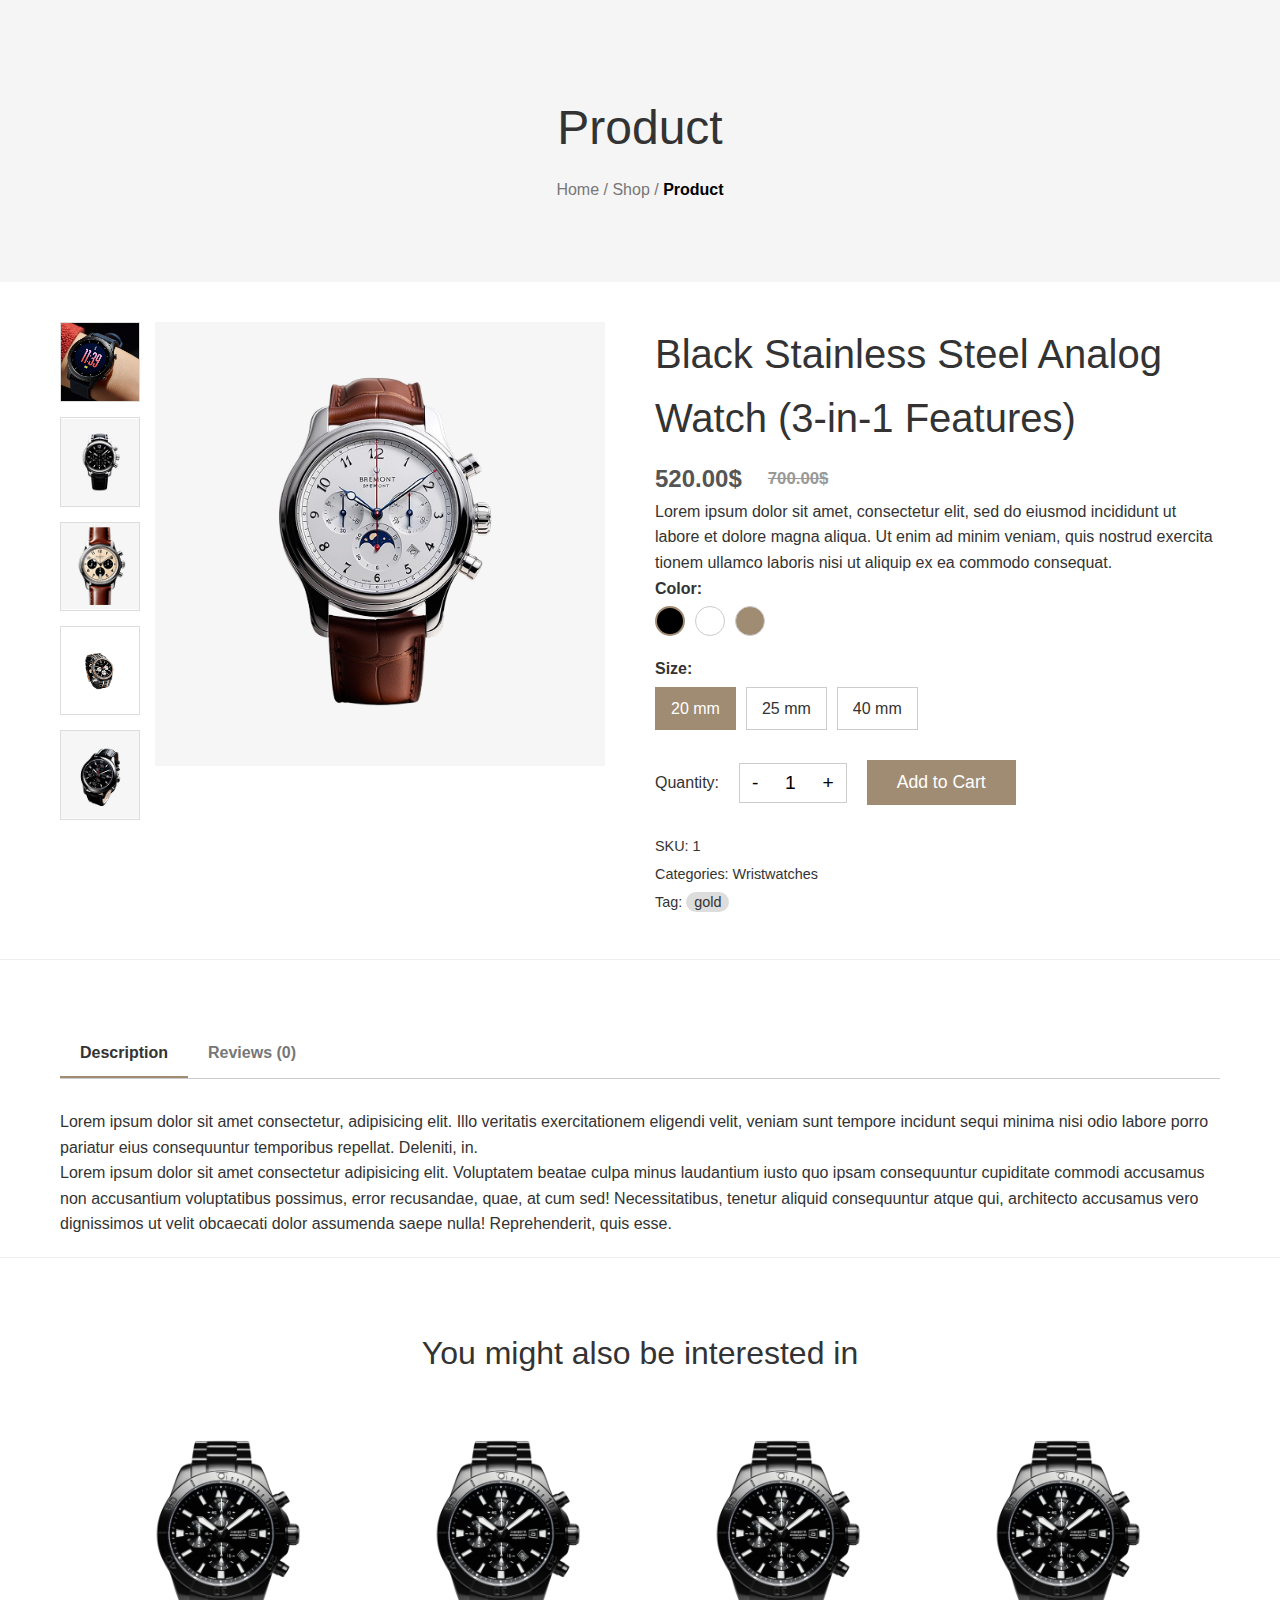
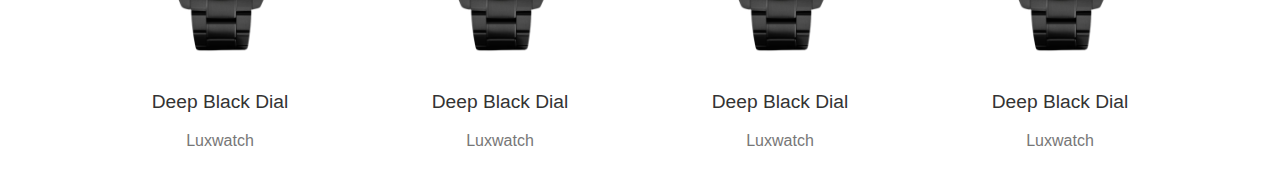
<file: product-details.html>
<!DOCTYPE html>
<html lang="en">
  <head>
    <meta charset="UTF-8" />
    <meta name="viewport" content="width=device-width, initial-scale=1.0" />
    <title>Product Details</title>
    <link rel="stylesheet" href="style.css">
    <style>
      body {
        font-family: Arial, sans-serif;
        margin: 0;
        padding: 0;
        color: #333;
      }

      .container {
        max-width: 1200px;
        margin: 0 auto;
        padding: 20px;
      }

      /* Product Header */
      .product-header {
        text-align: center;
        padding: 60px 0;
        background-color: #f5f5f5;
      }

      .product-header .product-title p {
        color: #777;
      }
      .product-header .product-title p span {
        font-weight: bold;
        color: #000;
      }
      .product-header .product-title h1 {
        font-size: 3em;
        font-weight: 300;
        margin: 10px 0;
      }
      /* Product Details Section */
      .product-details .product-container {
        display: flex;
        gap: 50px;
        align-items: flex-start;
      }

      .product-details .product-gallery {
        display: flex;
        gap: 15px;
      }

      .product-details .thumbnail-images {
        display: flex;
        flex-direction: column;
        gap: 15px;
      }

      .product-details .thumbnail-images img {
        width: 80px;
        height: auto;
        border: 1px solid #ddd;
        cursor: pointer;
      }

      .product-details .main-image img {
        width: 100%;
        max-width: 450px;
        height: auto;
      }

      .product-info {
        flex: 1;
      }

      .product-info h1 {
        font-size: 2.5em;
        font-weight: 300;
        margin-top: 0;
        margin-bottom: 10px;
      }

      .product-info .price {
        font-size: 1.5em;
        color: #555;
        font-weight: 600;
      }

      .product-info .price span {
        font-size: 0.7em;
        color: #999;
        text-decoration: line-through;
        margin-left: 10px;
      }

      .product-info .description {
        line-height: 1.6;
      }

      .product-options .option-group {
        margin-bottom: 20px;
      }

      .product-options .option-group p {
        font-weight: bold;
      }

      .colors,
      .sizes {
        display: flex;
        gap: 10px;
        margin-top: 5px;
      }

      .color-swatch {
        width: 30px;
        height: 30px;
        border-radius: 50%;
        border: 1px solid #ccc;
        cursor: pointer;
      }

      .color-swatch.black {
        background-color: #000;
      }
      .color-swatch.white {
        background-color: #fff;
      }
      .color-swatch.brown {
        background-color: #a08c73;
      }

      .color-swatch.active {
        border: 2px solid #a08c73;
      }

      .size-box {
        padding: 8px 15px;
        border: 1px solid #ccc;
        cursor: pointer;
      }

      .size-box.active {
        background-color: #a08c73;
        color: #fff;
        border-color: #a08c73;
      }

      .quantity-add {
        display: flex;
        align-items: center;
        gap: 20px;
        margin-top: 30px;
      }

      .quantity-selector {
        display: flex;
        border: 1px solid #ccc;
      }

      .quantity-selector button,
      .quantity-selector input {
        border: none;
        background: none;
        padding: 8px 12px;
        font-size: 1.2em;
        text-align: center;
      }

      .quantity-selector input {
        width: 40px;
      }

      .add-to-cart {
        background-color: #a08c73;
        color: #fff;
        border: none;
        padding: 12px 30px;
        cursor: pointer;
        font-size: 1.1em;
      }

      .product-meta {
        margin-top: 30px;
        font-size: 0.9em;
      }

      .product-meta p {
        margin: 5px 0;
      }

      .product-meta .tag {
        background-color: #ddd;
        padding: 2px 8px;
        border-radius: 15px;
      }

      /* Reviews Section */
      .reviews-section {
        border-top: 1px solid #eee;
        padding-top: 50px;
      }

      .review-tabs {
        display: flex;
        border-bottom: 1px solid #ccc;
        margin-bottom: 30px;
      }

      .tab-button {
        padding: 10px 20px;
        cursor: pointer;
        font-weight: bold;
        color: #777;
        border-bottom: 2px solid transparent;
      }

      .tab-button.active {
        color: #333;
        border-color: #a08c73;
      }

      .reviews-list h3 {
        font-weight: 300;
        margin-bottom: 5px;
      }

      .reviews-list h4 {
        font-weight: 300;
        font-size: 1.1em;
        margin-top: 0;
        margin-bottom: 10px;
      }

      .rating .star {
        color: #ccc;
        font-size: 1.5em;
        cursor: pointer;
      }

      .reviews-list form textarea,
      .reviews-list form input {
        width: 100%;
        padding: 10px;
        margin-top: 20px;
        border: 1px solid #ccc;
      }

      .reviews-list .form-row {
        display: flex;
        gap: 20px;
      }

      .reviews-list .form-row input {
        flex: 1;
      }

      .reviews-list form button {
        background-color: #a08c73;
        color: #fff;
        border: none;
        padding: 10px 20px;
        cursor: pointer;
        margin-top: 15px;
      }

      /* Related Products Section */
      .related-products {
        padding-top: 50px;
        border-top: 1px solid #eee;
      }

      .related-products h2 {
        text-align: center;
        font-size: 2em;
        font-weight: 300;
        margin-bottom: 40px;
      }

      .product-grid {
        display: flex;
        justify-content: center;
        gap: 30px;
      }

      .product-item {
        text-align: center;
      }

      .product-item img {
        width: 100%;
        max-width: 250px;
        height: auto;
      }

      .product-item h3 {
        font-size: 1.2em;
        font-weight: 400;
        margin: 10px 0;
      }

      .product-item p {
        color: #777;
        margin: 0;
      }
    </style>
  </head>
  <body>
    <section class="product-header">
      <div class="container">
        <div class="product-title">
          <h1>Product</h1>
          <p>Home / Shop / <span> Product</span></p>
        </div>
      </div>
    </section>

    <section class="product-details">
      <div class="container product-container">
        <div class="product-gallery">
          <div class="thumbnail-images">
            <img src="lux-watch-assets/about-2.jpg" alt="Product thumbnail 1" />
            <img src="lux-watch-assets/pd-03.png" alt="Product thumbnail 2" />
            <img src="lux-watch-assets/pd-04.png" alt="Product thumbnail 3" />
            <img src="lux-watch-assets/pd-05.png" alt="Product thumbnail 4" />
            <img src="lux-watch-assets/pd-06.png" alt="Product thumbnail 5" />
          </div>
          <div class="main-image">
            <img src="lux-watch-assets/pd-01.png" alt="Main product image" />
          </div>
        </div>

        <div class="product-info">
          <h1>Black Stainless Steel Analog Watch (3-in-1 Features)</h1>
          <p class="price">520.00$ <span>700.00$</span></p>
          <p class="description">
            Lorem ipsum dolor sit amet, consectetur elit, sed do eiusmod
            incididunt ut labore et dolore magna aliqua. Ut enim ad minim
            veniam, quis nostrud exercita tionem ullamco laboris nisi ut aliquip
            ex ea commodo consequat.
          </p>

          <div class="product-options">
            <div class="option-group">
              <p>Color:</p>
              <div class="colors">
                <span class="color-swatch black active"></span>
                <span class="color-swatch white"></span>
                <span class="color-swatch brown"></span>
              </div>
            </div>

            <div class="option-group">
              <p>Size:</p>
              <div class="sizes">
                <span class="size-box active">20 mm</span>
                <span class="size-box">25 mm</span>
                <span class="size-box">40 mm</span>
              </div>
            </div>
          </div>

          <div class="quantity-add">
            <p>Quantity:</p>
            <div class="quantity-selector">
              <button>-</button>
              <input type="text" value="1" />
              <button>+</button>
            </div>
            <button class="add-to-cart">Add to Cart</button>
          </div>

          <div class="product-meta">
            <p>SKU: 1</p>
            <p>Categories: Wristwatches</p>
            <p>Tag: <span class="tag">gold</span></p>
          </div>
        </div>
      </div>
    </section>

    <section class="reviews-section">
      <div class="container">
        <div class="review-tabs">
          <span class="tab-button active">Description</span>
          <span class="tab-button">Reviews (0)</span>
        </div>

        <div class="review-content">
          <div class="description-content">
            <p>
              Lorem ipsum dolor sit amet consectetur, adipisicing elit. Illo
              veritatis exercitationem eligendi velit, veniam sunt tempore
              incidunt sequi minima nisi odio labore porro pariatur eius
              consequuntur temporibus repellat. Deleniti, in.
            </p>
            <p>
              Lorem ipsum dolor sit amet consectetur adipisicing elit.
              Voluptatem beatae culpa minus laudantium iusto quo ipsam
              consequuntur cupiditate commodi accusamus non accusantium
              voluptatibus possimus, error recusandae, quae, at cum sed!
              Necessitatibus, tenetur aliquid consequuntur atque qui, architecto
              accusamus vero dignissimos ut velit obcaecati dolor assumenda
              saepe nulla! Reprehenderit, quis esse.
            </p>
          </div>
          <div class="reviews-list">
            <h3>Be the first to review.</h3>
            <h4>FIRST TO REVIEW "GOLD WATCH BASIC"</h4>
            <p>
              Your email address will not be published. Required fields are
              marked *
            </p>
            <div class="rating">
              <p>Your Rating</p>
              <span class="star">&#9733;</span><span class="star">&#9733;</span
              ><span class="star">&#9733;</span><span class="star">&#9733;</span
              ><span class="star">&#9733;</span>
            </div>
            <form>
              <textarea placeholder="Your Review"></textarea>
              <div class="form-row">
                <input type="text" placeholder="Your Name *" />
                <input type="email" placeholder="Your Email *" />
              </div>
              <label>
                <input type="checkbox" /> Save my name, email, and website in
                this browser for the next time I comment.
              </label>
              <button type="submit">Submit</button>
            </form>
          </div>
        </div>
      </div>
    </section>

    <section class="related-products">
      <div class="container">
        <h2>You might also be interested in</h2>
        <div class="product-grid">
          <div class="product-item">
            <img
              src="lux-watch-assets/collection-item-1.png"
              alt="Related product 1"
            />
            <h3>Deep Black Dial</h3>
            <p>Luxwatch</p>
          </div>
          <div class="product-item">
            <img
              src="lux-watch-assets/collection-item-1.png"
              alt="Related product 2"
            />
            <h3>Deep Black Dial</h3>
            <p>Luxwatch</p>
          </div>
          <div class="product-item">
            <img
              src="lux-watch-assets/collection-item-1.png"
              alt="Related product 3"
            />
            <h3>Deep Black Dial</h3>
            <p>Luxwatch</p>
          </div>
          <div class="product-item">
            <img
              src="lux-watch-assets/collection-item-1.png"
              alt="Related product 4"
            />
            <h3>Deep Black Dial</h3>
            <p>Luxwatch</p>
          </div>
        </div>
      </div>
    </section>
    <script>
      document.addEventListener("DOMContentLoaded", () => {
        const tabs = document.querySelectorAll(".tab-button");
        const reviewContent = document.querySelector(".review-content");

        tabs.forEach((tab) => {
          tab.addEventListener("click", () => {
            tabs.forEach((t) => t.classList.remove("active"));
            tab.classList.add("active");

            if (tab.textContent.includes("Description")) {
              reviewContent.querySelector(
                ".description-content"
              ).style.display = "block";
              reviewContent.querySelector(".reviews-list").style.display =
                "none";
            } else {
              reviewContent.querySelector(
                ".description-content"
              ).style.display = "none";
              reviewContent.querySelector(".reviews-list").style.display =
                "block";
            }
          });
        });
        // Initially show description
        reviewContent.querySelector(".reviews-list").style.display = "none";
      });
    </script>
  </body>
</html>
</file>
<file: styles.css>
/* Reset and Base Styles */
* {
  margin: 0;
  padding: 0;
  box-sizing: border-box;
}

body {
  font-family: "Inter", sans-serif;
  line-height: 1.6;
  color: #333;
  background-color: #fff;
}

.container {
  max-width: 1200px;
  margin: 0 auto;
  padding: 0 20px;
}

/* Header Styles */
.header {
  background: #fff;
  box-shadow: 0 2px 10px rgba(0, 0, 0, 0.1);
  position: fixed;
  top: 0;
  left: 0;
  right: 0;
  z-index: 1000;
}

.nav-wrapper {
  display: flex;
  justify-content: space-between;
  align-items: center;
  padding: 1rem 0;
}

.logo img {
  max-width: 200px;
}

.nav-list {
  display: flex;
  list-style: none;
  gap: 2rem;
}

.nav-list a {
  text-decoration: none;
  color: #333;
  font-weight: 500;
  transition: color 0.3s ease;
}

.nav-list a:hover {
  color: #d4af37;
}

.dropdown {
  position: relative;
}

.dropdown-menu {
  position: absolute;
  top: 100%;
  left: 0;
  background: #fff;
  box-shadow: 0 4px 12px rgba(0, 0, 0, 0.1);
  border-radius: 8px;
  padding: 1rem 0;
  min-width: 150px;
  opacity: 0;
  visibility: hidden;
  transform: translateY(-10px);
  transition: all 0.3s ease;
  list-style: none;
}

.dropdown:hover .dropdown-menu {
  opacity: 1;
  visibility: visible;
  transform: translateY(0);
}

.dropdown-menu li {
  padding: 0.5rem 1rem;
}

.dropdown-menu a {
  color: #666;
  font-size: 0.9rem;
}

.nav-icons {
  display: flex;
  gap: 1rem;
}

.nav-icons a {
  color: #333;
  font-size: 1.2rem;
  transition: color 0.3s ease;
}

.nav-icons a:hover {
  color: #d4af37;
}

/* Hero Section */
.hero {
  padding: 120px 0 60px;
  /* background: linear-gradient(135deg, #f8f9fa 0%, #e9ecef 100%); */
  position: relative;
  overflow: hidden;
}

.slider-container {
  position: relative;
  width: 100%;
  height: 600px;
  max-height: 400px;
}

.slider-wrapper {
  position: relative;
  width: 100%;
  height: 100%;
}

.slide {
  position: absolute;
  top: 0;
  left: 0;
  width: 100%;
  height: 100%;
  opacity: 0;
  transform: translateX(100%);
  transition: all 0.8s ease-in-out;
}

.slide.active {
  opacity: 1;
  transform: translateX(0);
}

.hero-content {
  display: grid;
  grid-template-columns: 1fr 1fr;
  gap: 4rem;
  align-items: center;
  height: 100%;
}

.hero-text {
  padding-left: 2rem;
}

.hero-subtitle {
  font-size: 1.1rem;
  color: #666;
  margin-bottom: 1rem;
  font-weight: 400;
}

.hero-text h2 {
  font-size: 2.5rem;
  font-weight: 800;
  line-height: 1.1;
  margin-bottom: 2rem;
  color: #333;
  text-transform: uppercase;
}

.btn {
  padding: 1rem 2rem;
  border: 2px solid #333;
  /* border-radius: 8px; */
  font-weight: 600;
  text-transform: uppercase;
  cursor: pointer;
  transition: all 0.3s ease;
  text-decoration: none;
  display: inline-block;
  background: transparent;
  color: #333;
}

.btn-outline {
  background: transparent;
  color: #333;
  border: 2px solid #333;
}

.btn-outline:hover {
  background: #333;
  color: #fff;
  transform: translateY(-2px);
  box-shadow: 0 8px 25px rgba(0, 0, 0, 0.2);
}

.btn-primary {
  background: transparent;
  color: #333;
  border: 1px solid #333 !important;
  border: none;
}

.btn-primary:hover {
  transform: translateY(-2px);
  box-shadow: 0 8px 25px rgba(212, 175, 55, 0.3);
  background: linear-gradient(135deg, #d4af37 0%, #b8941f 100%);
}

.btn-secondary {
  background: #333;
  color: #fff;
  border: none;
}

.btn-secondary:hover {
  background: #555;
  transform: translateY(-2px);
}
.hero-image img {
  max-width: 320px;
}
/* Slider Navigation */
.slider-nav {
  position: absolute;
  right: 50px;
  top: 50%;
  transform: translateY(-50%);
  display: flex;
  flex-direction: column;
  gap: 15px;
}

.nav-dot {
  width: 12px;
  height: 12px;
  border-radius: 50%;
  background: #ccc;
  cursor: pointer;
  transition: all 0.3s ease;
}

.nav-dot.active {
  background: #333;
  transform: scale(1.2);
}

/* Featured Products */
.featured-products {
  padding: 60px 0;
  background: #fff;
}

.featured-grid {
  display: grid;
  grid-template-columns: repeat(3, 1fr);
  gap: 1rem;
}

.featured-item {
  text-align: center;
  /* padding: 1rem; */
  /* border-radius: 12px; */
  transition: transform 0.3s ease;
  display: flex;
  background: #f5f5f5;
}

.featured-item:hover {
  transform: translateY(-5px);
}
.featured-item img {
  height: 100%;
  max-height: 250px;
  width: 100px;
}
/* .featured-image {
  margin-bottom: 1.5rem;
} */

/* .watch-placeholder {
  width: 200px;
  height: 200px;
  border-radius: 50%;
  margin: 0 auto;
  background: linear-gradient(135deg, #f8f9fa 0%, #e9ecef 100%);
  display: flex;
  align-items: center;
  justify-content: center;
  position: relative;
  box-shadow: 0 10px 30px rgba(0, 0, 0, 0.1);
}

.silver-watch {
  background: linear-gradient(135deg, #c0c0c0 0%, #a0a0a0 100%);
}

.dark-watch {
  background: linear-gradient(135deg, #2c3e50 0%, #34495e 100%);
}

.brown-watch {
  background: linear-gradient(135deg, #8b4513 0%, #a0522d 100%);
}

.blue-watch {
  background: linear-gradient(135deg, #3498db 0%, #2980b9 100%);
}

.black-watch {
  background: linear-gradient(135deg, #2c3e50 0%, #1a252f 100%);
} */
.featured-content {
  margin: auto;
  padding-left: 20px;
}
.featured-content h3 {
  margin-bottom: 0.5rem;
  color: #333;
  font-size: 16px;
  font-family: jost;
  font-weight: 400;
  text-align: left;
}

.featured-content p {
  color: #988a6b;
  text-align: left;
  font-size: 20px;
  font-weight: 500;
}

.price {
  display: flex;
  justify-content: start;
  align-items: center;
  gap: 1rem;
  flex-wrap: wrap;
}

.original-price {
  text-decoration: line-through;
  color: #999;
}

.sale-badge {
  background: #e74c3c;
  color: #fff;
  padding: 0.3rem 0.8rem;
  border-radius: 20px;
  font-size: 0.8rem;
  font-weight: 600;
}

.price-value {
  font-weight: 600;
  color: #d4af37;
}

/* Premium Components */
.premium-components {
  padding: 60px 0;
  /* background: #f8f9fa; */
}
.premium-components .container {
  width: 100%;
  max-width: 1800px;
}
.section-header {
  text-align: center;
  margin-bottom: 4rem;
}

.section-header h2 {
  font-size: 2.5rem;
  font-weight: 700;
  margin-bottom: 1rem;
  color: #333;
}

.section-header p {
  font-size: 1.1rem;
  color: #666;
}

.premium-components .products-grid {
  display: grid;
  grid-template-columns: repeat(6, 1fr);
  gap: 2rem;
}

.premium-components .product-card {
  /* background: #fff;
  border-radius: 12px;
  padding: 2rem; */
  /* box-shadow: 0 10px 30px rgba(0, 0, 0, 0.1); */
  transition: transform 0.3s ease;
  text-align: center;
}

.premium-components .product-card:hover {
  transform: translateY(-5px);
}

.premium-components .product-image {
  margin-bottom: 1.5rem;
}

.product-content p {
  color: #666;
  margin-bottom: 1rem;
}

.premium-components .gcolor {
  color: #988a6b;
}

.product-content .price {
  font-size: 1.3rem;
  font-weight: 700;
  color: #d4af37;
}

/* Precision Section */
.precision-section .img-text {
  position: absolute;
  bottom: 40px;
  right: 50px;
  color: #fff;
  max-width: 690px;
}

.precision-section .img-text h3 {
  font-size: 46px;
  font-weight: 500;
  text-align: left;
}

.precision-section .img-text p {
  text-align: right;
  font-size: 28px;
  font-weight: 500;
  margin-top: 20px;
}
.precision-section {
  padding: 60px 0;
  background: #fff;
}

.precision-content {
  display: grid;
  grid-template-columns: 1fr 1fr;
  gap: 4rem;
  align-items: center;
  margin-bottom: 3rem;
}

.precision-image {
  position: relative;
}
/*
.person-watch {
  width: 400px;
  height: 300px;
  background: linear-gradient(135deg, #f8f9fa 0%, #e9ecef 100%);
  border-radius: 12px;
  margin: 0 auto;
  position: relative;
  display: flex;
  align-items: center;
  justify-content: center;
}

.watch-on-wrist {
  width: 200px;
  height: 200px;
  border-radius: 50%;
  background: linear-gradient(135deg, #fff 0%, #f0f0f0 100%);
  border: 3px solid #d4af37;
} */

.precision-text .small-text {
  color: #d4af37;
  font-weight: 600;
  text-transform: uppercase;
  font-size: 0.9rem;
  letter-spacing: 1px;
}

.precision-text h2 {
  font-size: 2.5rem;
  font-weight: 700;
  margin: 1rem 0 2rem;
  line-height: 1.2;
  color: #333;
}

.metrics {
  margin-bottom: 2rem;
}

.metric {
  margin-bottom: 1.5rem;
}

.metric-label {
  font-weight: 600;
  margin-bottom: 0.5rem;
  color: #333;
}

.progress-bar {
  width: 100%;
  height: 8px;
  background: #e9ecef;
  border-radius: 4px;
  overflow: hidden;
  margin-bottom: 0.5rem;
}

.progress-fill {
  height: 100%;
  background: linear-gradient(135deg, #988a6b 0%, #b8941f 100%);
  border-radius: 4px;
  transition: width 1s ease;
}

.percentage {
  font-weight: 700;
  color: #d4af37;
}

/* Collection Section */
.collection-section {
  padding: 60px 0;
  /* background: #f8f9fa; */
}

.product-grid {
  display: grid;
  grid-template-columns: repeat(1, minmax(0, 1fr));
  gap: 2rem;
}

/* Responsive grid adjustments */
@media (min-width: 640px) {
  .product-grid {
    grid-template-columns: repeat(2, minmax(0, 1fr));
  }
}
@media (min-width: 1024px) {
  .product-grid {
    grid-template-columns: repeat(4, minmax(0, 1fr));
  }
}

/* Styling for each product card */
.product-card {
  background-color: #ffffff; /* Equivalent to bg-white */
  border-radius: 0.75rem; /* Equivalent to rounded-xl */
  box-shadow: 0 4px 6px -1px rgb(0 0 0 / 0.1), 0 2px 4px -2px rgb(0 0 0 / 0.1); /* Equivalent to shadow-lg */
  overflow: hidden;
  position: relative;
  transition: transform 0.3s ease;
}

.product-card:hover {
  transform: translateY(-5px);
}

/* Image styling */
/* .product-card img {
  width: 100%;
  height: auto;
  display: block;
} */

/* Icons container and hover effect */
.product-icons {
  position: absolute;
  bottom: 1rem;
  left: 50%;
  transform: translateX(-50%);
  display: flex;
  gap: 0.5rem;
  opacity: 0;
  transition: opacity 0.3s ease-in-out;
}

.product-card:hover .product-icons {
  opacity: 1;
}

/* Individual icon buttons */
.product-icons button {
  padding: 0.75rem;
  background-color: #ffffff;
  color: #4b5563; /* Equivalent to text-gray-800 */
  border-radius: 9999px; /* Equivalent to rounded-full */
  box-shadow: 0 4px 6px -1px rgb(0 0 0 / 0.1), 0 2px 4px -2px rgb(0 0 0 / 0.06);
  border: none;
  cursor: pointer;
  transition: background-color 0.3s;
}

.product-icons button:hover {
  background-color: #e5e7eb; /* Equivalent to hover:bg-gray-200 */
}

/* SVG icon styling */
.product-icons button svg {
  width: 20px;
  height: 20px;
}

/* Product details section */
.product-details {
  padding: 1.25rem;
  text-align: left;
}
.relative-image {
  background: #dfdfdf;
}
.relative-image img {
  display: block;
  width: 250px;
  margin: auto;
}
/* .product-details h3 {
  color: #111827; 
  font-weight: 600;
  font-size: 1.125rem; 
  margin: 0;
} */

/* .product-details p {
  color: #6b7280; 
  margin-top: 0.25rem;
  font-size: 1rem;
} */

/* Kerrie Section */
.kerrie-section {
  padding: 80px 0;
  background: linear-gradient(135deg, #8b4513 0%, #a0522d 100%);
  color: #fff;
}

.kerrie-content {
  display: grid;
  grid-template-columns: 1fr 1fr;
  gap: 4rem;
  align-items: center;
}

.kerrie-text h2 {
  font-size: 2.5rem;
  font-weight: 700;
  margin-bottom: 1.5rem;
}

.kerrie-text p {
  font-size: 1.1rem;
  margin-bottom: 2rem;
  opacity: 0.9;
}

.kerrie-watch {
  text-align: center;
}

.smartwatch {
  width: 250px;
  height: 250px;
  background: #2c3e50;
  border-radius: 50%;
  margin: 0 auto;
  display: flex;
  align-items: center;
  justify-content: center;
  box-shadow: 0 20px 40px rgba(0, 0, 0, 0.3);
}

.smartwatch-face {
  text-align: center;
  color: #fff;
}

.smartwatch-time {
  font-size: 2.5rem;
  font-weight: 700;
  margin-bottom: 1rem;
}

.smartwatch-icons {
  display: flex;
  justify-content: center;
  gap: 1rem;
  font-size: 1.2rem;
}

/* Latest Updates */
.latest-updates {
  padding: 80px 0;
  background: #fff;
}

.updates-grid {
  display: grid;
  grid-template-columns: repeat(3, 1fr);
  gap: 2rem;
}

.update-card {
  background: #fff;
  border-radius: 12px;
  overflow: hidden;
  box-shadow: 0 10px 30px rgba(0, 0, 0, 0.1);
  transition: transform 0.3s ease;
}

.update-card:hover {
  transform: translateY(-5px);
}

.update-image {
  height: 200px;
  background: linear-gradient(135deg, #f8f9fa 0%, #e9ecef 100%);
  position: relative;
}

.person-watch-suit {
  width: 150px;
  height: 150px;
  border-radius: 50%;
  background: linear-gradient(135deg, #2c3e50 0%, #34495e 100%);
  position: absolute;
  top: 50%;
  left: 50%;
  transform: translate(-50%, -50%);
}

.person-watch-blue {
  width: 150px;
  height: 150px;
  border-radius: 50%;
  background: linear-gradient(135deg, #3498db 0%, #2980b9 100%);
  position: absolute;
  top: 50%;
  left: 50%;
  transform: translate(-50%, -50%);
}

.person-watch-white {
  width: 150px;
  height: 150px;
  border-radius: 50%;
  background: linear-gradient(135deg, #fff 0%, #f0f0f0 100%);
  position: absolute;
  top: 50%;
  left: 50%;
  transform: translate(-50%, -50%);
}

.update-content {
  padding: 2rem;
}

.category {
  background: #d4af37;
  color: #fff;
  padding: 0.3rem 0.8rem;
  border-radius: 20px;
  font-size: 0.8rem;
  font-weight: 600;
  text-transform: uppercase;
}

.update-content h4 {
  font-size: 1.2rem;
  font-weight: 600;
  margin: 1rem 0;
  color: #333;
  line-height: 1.4;
}

.read-more {
  color: #d4af37;
  text-decoration: none;
  font-weight: 600;
  transition: color 0.3s ease;
}

.read-more:hover {
  color: #b8941f;
}

/* Footer */
.footer {
  background: #2c3e50;
  color: #fff;
  padding: 60px 0 20px;
}

.footer-content {
  display: grid;
  grid-template-columns: repeat(4, 1fr);
  gap: 3rem;
  margin-bottom: 2rem;
}

.footer-logo h3 {
  font-size: 1.8rem;
  font-weight: 700;
  margin-bottom: 1rem;
}

.contact-info p {
  margin-bottom: 0.5rem;
  opacity: 0.8;
}

.contact-info i {
  margin-right: 0.5rem;
  color: #d4af37;
}

.footer-column h4 {
  font-size: 1.2rem;
  font-weight: 600;
  margin-bottom: 1rem;
}

.footer-column ul {
  list-style: none;
}

.footer-column ul li {
  margin-bottom: 0.5rem;
}

.footer-column ul li a {
  color: #fff;
  text-decoration: none;
  opacity: 0.8;
  transition: opacity 0.3s ease;
}

.footer-column ul li a:hover {
  opacity: 1;
  color: #d4af37;
}

.social-icons {
  display: flex;
  gap: 1rem;
}

.social-icons a {
  color: #fff;
  font-size: 1.5rem;
  transition: color 0.3s ease;
}

.social-icons a:hover {
  color: #d4af37;
}

.footer-bottom {
  text-align: center;
  padding-top: 2rem;
  border-top: 1px solid #34495e;
  opacity: 0.8;
}

/* Responsive Design */
@media (max-width: 1024px) {
  .hero-content,
  .precision-content,
  .kerrie-content {
    grid-template-columns: 1fr;
    gap: 2rem;
  }

  .slider-container {
    height: 500px;
  }

  .watch-casing {
    width: 220px;
    height: 220px;
  }

  .watch-face {
    width: 180px;
    height: 180px;
  }

  .slider-nav {
    right: 20px;
  }

  .featured-grid,
  .products-grid,
  .collection-grid {
    grid-template-columns: repeat(2, 1fr);
  }

  .updates-grid {
    grid-template-columns: repeat(2, 1fr);
  }

  .footer-content {
    grid-template-columns: repeat(2, 1fr);
  }
}

@media (max-width: 768px) {
  .nav-list {
    display: none;
  }

  .slider-container {
    height: 400px;
  }

  .hero-text {
    padding-left: 0;
    text-align: center;
  }

  .hero-text h2 {
    font-size: 2rem;
  }

  .watch-casing {
    width: 180px;
    height: 180px;
  }

  .watch-face {
    width: 140px;
    height: 140px;
  }

  .slider-nav {
    right: 10px;
  }

  .featured-grid,
  .products-grid,
  .collection-grid,
  .updates-grid {
    grid-template-columns: 1fr;
  }

  .footer-content {
    grid-template-columns: 1fr;
  }

  .section-header h2 {
    font-size: 2rem;
  }

  .precision-text h2 {
    font-size: 2rem;
  }

  .kerrie-text h2 {
    font-size: 2rem;
  }
}

@media (max-width: 480px) {
  .container {
    padding: 0 15px;
  }

  .hero {
    padding: 100px 0 60px;
  }

  .hero-text h1 {
    font-size: 1.5rem;
  }

  .btn {
    padding: 0.8rem 1.5rem;
    font-size: 0.9rem;
  }

  .watch-display {
    width: 250px;
    height: 250px;
  }

  .watch-time-main {
    font-size: 1.5rem;
  }
}
</file>
<file: style.css>
/* Reset and Base Styles */
* {
  margin: 0;
  padding: 0;
  box-sizing: border-box;
}

body {
  font-family: "Inter", sans-serif;
  line-height: 1.6;
  color: #333;
  background-color: #fff;
}

.container {
  max-width: 1200px;
  margin: 0 auto;
  padding: 0 20px;
}

/* Header Styles */
.header {
  background: #fff;
  box-shadow: 0 2px 10px rgba(0, 0, 0, 0.1);
  position: fixed;
  top: 0;
  left: 0;
  right: 0;
  z-index: 1000;
}

.nav-wrapper {
  display: flex;
  justify-content: space-between;
  align-items: center;
  padding: 1rem 0;
}

.logo img {
  max-width: 200px;
}

.nav-list {
  display: flex;
  list-style: none;
  gap: 2rem;
}

.nav-list a {
  text-decoration: none;
  color: #333;
  font-weight: 500;
  transition: color 0.3s ease;
}

.nav-list a:hover {
  color: #d4af37;
}

.dropdown {
  position: relative;
}

.dropdown-menu {
  position: absolute;
  top: 100%;
  left: 0;
  background: #fff;
  box-shadow: 0 4px 12px rgba(0, 0, 0, 0.1);
  border-radius: 8px;
  padding: 1rem 0;
  min-width: 150px;
  opacity: 0;
  visibility: hidden;
  transform: translateY(-10px);
  transition: all 0.3s ease;
  list-style: none;
}

.dropdown:hover .dropdown-menu {
  opacity: 1;
  visibility: visible;
  transform: translateY(0);
}

.dropdown-menu li {
  padding: 0.5rem 1rem;
}

.dropdown-menu a {
  color: #666;
  font-size: 0.9rem;
}

.nav-icons {
  display: flex;
  gap: 1rem;
}

.nav-icons a {
  color: #333;
  font-size: 1.2rem;
  transition: color 0.3s ease;
}

.nav-icons a:hover {
  color: #d4af37;
}

/* Hero Section */
.hero {
  padding: 120px 0 60px;
  /* background: linear-gradient(135deg, #f8f9fa 0%, #e9ecef 100%); */
  position: relative;
  overflow: hidden;
}

.slider-container {
  position: relative;
  width: 100%;
  height: 600px;
  max-height: 400px;
}

.slider-wrapper {
  position: relative;
  width: 100%;
  height: 100%;
}

.slide {
  position: absolute;
  top: 0;
  left: 0;
  width: 100%;
  height: 100%;
  opacity: 0;
  transform: translateX(100%);
  transition: all 0.8s ease-in-out;
}

.slide.active {
  opacity: 1;
  transform: translateX(0);
}

.hero-content {
  display: grid;
  grid-template-columns: 1fr 1fr;
  gap: 4rem;
  align-items: center;
  height: 100%;
}

.hero-text {
  padding-left: 2rem;
}

.hero-subtitle {
  font-size: 1.1rem;
  color: #666;
  margin-bottom: 1rem;
  font-weight: 400;
}

.hero-text h2 {
  font-size: 2.5rem;
  font-weight: 800;
  line-height: 1.1;
  margin-bottom: 2rem;
  color: #333;
  text-transform: uppercase;
}

.btn {
  padding: 1rem 2rem;
  border: 2px solid #333;
  /* border-radius: 8px; */
  font-weight: 600;
  text-transform: uppercase;
  cursor: pointer;
  transition: all 0.3s ease;
  text-decoration: none;
  display: inline-block;
  background: transparent;
  color: #333;
}

.btn-outline {
  background: transparent;
  color: #333;
  border: 2px solid #333;
}

.btn-outline:hover {
  background: #333;
  color: #fff;
  transform: translateY(-2px);
  box-shadow: 0 8px 25px rgba(0, 0, 0, 0.2);
}

.btn-primary {
  background: transparent;
  color: #333;
  /* border: 1px solid #333 !important; */
  border: none;
}

.btn-primary:hover {
  transform: translateY(-2px);
  box-shadow: 0 8px 25px rgba(212, 175, 55, 0.3);
  /* background: linear-gradient(135deg, #d4af37 0%, #b8941f 100%); */
  background: #fff;
  color: #988a6b;
  transition: 0.4s;
}

.btn-secondary {
  background: #333;
  color: #fff;
  border: none;
}

.btn-secondary:hover {
  background: #555;
  transform: translateY(-2px);
}
.hero-image img {
  max-width: 320px;
}
/* Slider Navigation */
.slider-nav {
  position: absolute;
  right: 50px;
  top: 50%;
  transform: translateY(-50%);
  display: flex;
  flex-direction: column;
  gap: 15px;
}

.nav-dot {
  width: 12px;
  height: 12px;
  border-radius: 50%;
  background: #ccc;
  cursor: pointer;
  transition: all 0.3s ease;
}

.nav-dot.active {
  background: #333;
  transform: scale(1.2);
}

/* Featured Products */
.featured-products {
  padding: 60px 0;
  background: #fff;
}

.featured-grid {
  display: grid;
  grid-template-columns: repeat(3, 1fr);
  gap: 1rem;
}

.featured-item {
  text-align: center;
  /* padding: 1rem; */
  /* border-radius: 12px; */
  transition: transform 0.3s ease;
  display: flex;
  background: #f5f5f5;
}

.featured-item:hover {
  transform: translateY(-5px);
}
.featured-item img {
  height: 100%;
  max-height: 250px;
  width: 100px;
}
/* .featured-image {
  margin-bottom: 1.5rem;
} */

/* .watch-placeholder {
  width: 200px;
  height: 200px;
  border-radius: 50%;
  margin: 0 auto;
  background: linear-gradient(135deg, #f8f9fa 0%, #e9ecef 100%);
  display: flex;
  align-items: center;
  justify-content: center;
  position: relative;
  box-shadow: 0 10px 30px rgba(0, 0, 0, 0.1);
}

.silver-watch {
  background: linear-gradient(135deg, #c0c0c0 0%, #a0a0a0 100%);
}

.dark-watch {
  background: linear-gradient(135deg, #2c3e50 0%, #34495e 100%);
}

.brown-watch {
  background: linear-gradient(135deg, #8b4513 0%, #a0522d 100%);
}

.blue-watch {
  background: linear-gradient(135deg, #3498db 0%, #2980b9 100%);
}

.black-watch {
  background: linear-gradient(135deg, #2c3e50 0%, #1a252f 100%);
} */
.featured-content {
  margin: auto;
  padding-left: 20px;
}
.featured-content h3 {
  margin-bottom: 0.5rem;
  color: #333;
  font-size: 16px;
  font-family: jost;
  font-weight: 400;
  text-align: left;
}

.featured-content p {
  color: #988a6b;
  text-align: left;
  font-size: 20px;
  font-weight: 500;
}

.price {
  display: flex;
  justify-content: start;
  align-items: center;
  gap: 1rem;
  flex-wrap: wrap;
}

.original-price {
  text-decoration: line-through;
  color: #999;
}

.sale-badge {
  background: #e74c3c;
  color: #fff;
  padding: 0.3rem 0.8rem;
  border-radius: 20px;
  font-size: 0.8rem;
  font-weight: 600;
}

.price-value {
  font-weight: 600;
  color: #d4af37;
}

/* Premium Components */
.premium-components {
  padding: 60px 0;
  /* background: #f8f9fa; */
}
.premium-components .container {
  width: 100%;
  max-width: 1800px;
}
.section-header {
  text-align: center;
  margin-bottom: 4rem;
}

.section-header h2 {
  font-size: 2.5rem;
  font-weight: 700;
  margin-bottom: 1rem;
  color: #333;
}

.section-header p {
  font-size: 1.1rem;
  color: #666;
}

.premium-components .products-grid {
  display: grid;
  grid-template-columns: repeat(6, 1fr);
  gap: 2rem;
}

.premium-components .product-card {
  /* background: #fff;
  border-radius: 12px;
  padding: 2rem; */
  /* box-shadow: 0 10px 30px rgba(0, 0, 0, 0.1); */
  transition: transform 0.3s ease;
  text-align: center;
}

.premium-components .product-card:hover {
  transform: translateY(-5px);
}

.premium-components .product-image {
  margin-bottom: 1.5rem;
}

.product-content p {
  color: #666;
  margin-bottom: 1rem;
}

.premium-components .gcolor {
  color: #988a6b;
}

.product-content .price {
  font-size: 1.3rem;
  font-weight: 700;
  color: #d4af37;
}

/* Precision Section */
.precision-section .img-text {
  position: absolute;
  bottom: 40px;
  right: 50px;
  color: #fff;
  max-width: 690px;
}

.precision-section .img-text h3 {
  font-size: 46px;
  font-weight: 500;
  text-align: left;
}

.precision-section .img-text p {
  text-align: right;
  font-size: 28px;
  font-weight: 500;
  margin-top: 20px;
}
.precision-section {
  padding: 60px 0;
  background: #fff;
}

.precision-content {
  display: grid;
  grid-template-columns: 1fr 1fr;
  gap: 4rem;
  align-items: center;
  margin-bottom: 3rem;
}

.precision-image {
  position: relative;
}
/*
.person-watch {
  width: 400px;
  height: 300px;
  background: linear-gradient(135deg, #f8f9fa 0%, #e9ecef 100%);
  border-radius: 12px;
  margin: 0 auto;
  position: relative;
  display: flex;
  align-items: center;
  justify-content: center;
}

.watch-on-wrist {
  width: 200px;
  height: 200px;
  border-radius: 50%;
  background: linear-gradient(135deg, #fff 0%, #f0f0f0 100%);
  border: 3px solid #d4af37;
} */

.precision-text .small-text {
  color: #d4af37;
  font-weight: 600;
  text-transform: uppercase;
  font-size: 0.9rem;
  letter-spacing: 1px;
}

.precision-text h2 {
  font-size: 2.5rem;
  font-weight: 700;
  margin: 1rem 0 2rem;
  line-height: 1.2;
  color: #333;
}

.metrics {
  margin-bottom: 2rem;
}

.metric {
  margin-bottom: 1.5rem;
}

.metric-label {
  font-weight: 600;
  margin-bottom: 0.5rem;
  color: #333;
}

.progress-bar {
  width: 100%;
  height: 8px;
  background: #e9ecef;
  border-radius: 4px;
  overflow: hidden;
  margin-bottom: 0.5rem;
}

.progress-fill {
  height: 100%;
  background: linear-gradient(135deg, #988a6b 0%, #b8941f 100%);
  border-radius: 4px;
  transition: width 1s ease;
}

.percentage {
  font-weight: 700;
  color: #d4af37;
}

/* Collection Section */
.collection-section {
  padding: 60px 0;
  /* background: #f8f9fa; */
}

.product-grid {
  display: grid;
  grid-template-columns: repeat(1, minmax(0, 1fr));
  gap: 2rem;
}

/* Responsive grid adjustments */
@media (min-width: 640px) {
  .product-grid {
    grid-template-columns: repeat(2, minmax(0, 1fr));
  }
}
@media (min-width: 1024px) {
  .product-grid {
    grid-template-columns: repeat(4, minmax(0, 1fr));
  }
}

/* Styling for each product card */
.product-card {
  background-color: #ffffff; /* Equivalent to bg-white */
  border-radius: 0.75rem; /* Equivalent to rounded-xl */
  box-shadow: 0 4px 6px -1px rgb(0 0 0 / 0.1), 0 2px 4px -2px rgb(0 0 0 / 0.1); /* Equivalent to shadow-lg */
  overflow: hidden;
  position: relative;
  transition: transform 0.3s ease;
}

.product-card:hover {
  transform: translateY(-5px);
}

/* Image styling */
/* .product-card img {
  width: 100%;
  height: auto;
  display: block;
} */

/* Icons container and hover effect */
.product-icons {
  position: absolute;
  bottom: 100px;
  left: 50%;
  transform: translateX(-50%);
  display: flex;
  gap: 0.5rem;
  opacity: 0;
  transition: opacity 0.3s ease-in-out;
}

.product-card:hover .product-icons {
  opacity: 1;
}

/* Individual icon buttons */
.product-icons button {
  padding: 0.5px;
  background-color: #dddddd;
  fill: #988a6b;

  box-shadow: 0 4px 6px -1px rgb(0 0 0 / 0.1), 0 2px 4px -2px rgb(0 0 0 / 0.06);
  border: none;
  cursor: pointer;
  transition: background-color 0.3s;
  display: flex;
  align-items: center;
  padding: 5px;
}

.product-icons button:hover {
  background-color: #988a6b;
  fill: #fff !important;
}

/* SVG icon styling */
.product-icons button svg {
  width: 20px;
  height: 20px;
}

/* Product details section */
.product-details {
  padding: 1.25rem;
  text-align: left;
}
.relative-image {
  background: #f6f6f6;
}
.relative-image img {
  display: block;
  width: 150px;
  margin: auto;
  padding: 30px 0px;
}
/* .product-details h3 {
  color: #111827; 
  font-weight: 600;
  font-size: 1.125rem; 
  margin: 0;
} */

/* .product-details p {
  color: #6b7280; 
  margin-top: 0.25rem;
  font-size: 1rem;
} */

/* Kerrie Section */
.kerrie-section .container {
  padding: 80px 0;
  background-image: url(lux-watch-assets/banner-image.jpg);
  background-size: cover;
}
.kerrie-text {
  color: #fff;
  padding-left: 30px;
}

button.btn-primary {
  color: #fff;
  background: #988a6b;
}
.kerrie-content {
  display: grid;
  grid-template-columns: 1fr 1fr;
  gap: 4rem;
  align-items: center;
}

.kerrie-text h2 {
  font-size: 2.5rem;
  font-weight: 700;
  margin-bottom: 1.5rem;
}

.kerrie-text p {
  font-size: 1.1rem;
  margin-bottom: 2rem;
  opacity: 0.9;
}

.kerrie-watch {
  text-align: center;
}

.smartwatch {
  width: 250px;
  height: 250px;
  background: #2c3e50;
  border-radius: 50%;
  margin: 0 auto;
  display: flex;
  align-items: center;
  justify-content: center;
  box-shadow: 0 20px 40px rgba(0, 0, 0, 0.3);
}

.smartwatch-face {
  text-align: center;
  color: #fff;
}

.smartwatch-time {
  font-size: 2.5rem;
  font-weight: 700;
  margin-bottom: 1rem;
}

.smartwatch-icons {
  display: flex;
  justify-content: center;
  gap: 1rem;
  font-size: 1.2rem;
}

/* Latest Updates */
.latest-updates {
  padding: 80px 0;
  background: #fff;
}

.updates-grid {
  display: grid;
  grid-template-columns: repeat(3, 1fr);
  gap: 2rem;
}

.update-card {
  background: #fff;
  border-radius: 12px;
  overflow: hidden;
  box-shadow: 0 10px 30px rgba(0, 0, 0, 0.1);
  transition: transform 0.3s ease;
}

.update-card:hover {
  transform: translateY(-5px);
}

/* .update-image {
  height: 200px;
  background: linear-gradient(135deg, #f8f9fa 0%, #e9ecef 100%);
  position: relative;
} */

.person-watch-suit {
  width: 150px;
  height: 150px;
  border-radius: 50%;
  background: linear-gradient(135deg, #2c3e50 0%, #34495e 100%);
  position: absolute;
  top: 50%;
  left: 50%;
  transform: translate(-50%, -50%);
}

/* .person-watch-blue {
  width: 150px;
  height: 150px;
  border-radius: 50%;
  background: linear-gradient(135deg, #3498db 0%, #2980b9 100%);
  position: absolute;
  top: 50%;
  left: 50%;
  transform: translate(-50%, -50%);
} */

/* .person-watch-white {
  width: 150px;
  height: 150px;
  border-radius: 50%;
  background: linear-gradient(135deg, #fff 0%, #f0f0f0 100%);
  position: absolute;
  top: 50%;
  left: 50%;
  transform: translate(-50%, -50%);
} */

.update-content {
  padding: 2rem;
}

.category {
  background: #d4af37;
  color: #fff;
  padding: 0.3rem 0.8rem;
  border-radius: 20px;
  font-size: 0.8rem;
  font-weight: 600;
  text-transform: uppercase;
}

.update-content h4 {
  font-size: 1.2rem;
  font-weight: 600;
  margin: 1rem 0;
  color: #333;
  line-height: 1.4;
}

.read-more {
  color: #d4af37;
  text-decoration: none;
  font-weight: 600;
  transition: color 0.3s ease;
}

.read-more:hover {
  color: #b8941f;
}

/* Footer */
.footer {
  background: #988a6b;
  color: #fff;
  padding: 60px 0 20px;
}

.footer-content {
  display: grid;
  grid-template-columns: repeat(4, 1fr);
  gap: 3rem;
  margin-bottom: 2rem;
}

.footer-logo h3 {
  font-size: 1.8rem;
  font-weight: 700;
  margin-bottom: 1rem;
}

.footer .contact-info p {
  margin-bottom: 0.5rem;
  opacity: 0.8;
  color: #fff;
}

.footer .contact-info i {
  margin-right: 0.5rem;
  color: #fff;
}

.footer-column h4 {
  font-size: 1.2rem;
  font-weight: 600;
  margin-bottom: 1rem;
}

.footer-column ul {
  list-style: none;
}

.footer-column ul li {
  margin-bottom: 0.5rem;
}

.footer-column ul li a {
  color: #fff;
  text-decoration: none;
  opacity: 0.8;
  transition: opacity 0.3s ease;
}

.footer-column ul li a:hover {
  opacity: 1;
  color: #d4af37;
}

.social-icons {
  display: flex;
  gap: 1rem;
}

.social-icons a {
  color: #fff;
  font-size: 1.5rem;
  transition: color 0.3s ease;
}

.social-icons a:hover {
  color: #d4af37;
}

.footer-bottom {
  text-align: left;
  padding-top: 2rem;
  border-top: 1px solid #fff;
  opacity: 0.8;
}

.footer .contact-info p:nth-child(2) {
  border-top: 1px solid #fff;
  border-bottom: 1px solid #fff;
  padding: 5px 0;
}

/* Collection/Product page CSS  */

.collection-banner {
  background: url(lux-watch-assets/collection-banner.jpg);
  padding: 180px 0 60px;
  text-align: center;
  color: #fff;
  background-position:center;
  background-size: cover;
  background-repeat: no-repeat;
}
.collection-page {
  display: grid;
  grid-template-columns: 260px 1fr;
  gap: 24px;
  padding: 24px;
}

.sidebar {
  background: #fff;
  border-radius: 12px;
  box-shadow: 0 1px 4px rgba(0, 0, 0, 0.06);
  padding: 16px;
  position: sticky;
  top: 16px;
  height: fit-content;
}

.search-box input {
  width: 100%;
  padding: 10px 12px;
  border: 1px solid #e5e7eb;
  border-radius: 8px;
}

.filter-section {
  margin-top: 18px;
}

.filter-section h4 {
  margin: 0 0 10px 0;
  font-size: 14px;
  letter-spacing: 0.02em;
  text-transform: uppercase;
  color: #6b7280;
}

.checkbox-group label {
  display: flex;
  align-items: center;
  gap: 8px;
  margin-bottom: 8px;
  font-size: 14px;
}

.price-range .numbers {
  display: flex;
  gap: 8px;
  align-items: center;
  margin-bottom: 8px;
}

.price-range input {
  width: 100%;
  padding: 8px 10px;
  border: 1px solid #e5e7eb;
  border-radius: 8px;
}

.price-range button {
  padding: 8px 12px;
  border: 1px solid #e5e7eb;
  background: #111827;
  color: #fff;
  border-radius: 8px;
  cursor: pointer;
}

.content {
  min-width: 0;
}

.toolbar {
  background: #fff;
  border-radius: 12px;
  box-shadow: 0 1px 4px rgba(0, 0, 0, 0.06);
  padding: 12px 16px;
  display: flex;
  justify-content: space-between;
  align-items: center;
  margin-bottom: 16px;
}

.toolbar .right label {
  margin-left: 12px;
  display: inline-flex;
  gap: 8px;
  align-items: center;
}

.view-btn {
  border: 1px solid #e5e7eb;
  background: #fff;
  border-radius: 8px;
  padding: 6px 10px;
  cursor: pointer;
}

.view-btn.active {
  background: #111827;
  color: #fff;
}

.product-grid {
  display: grid;
  grid-template-columns: repeat(auto-fit, minmax(220px, 1fr));
  gap: 24px;
}

.collection-page .product-card {
  background: #fff;
  border-radius: 12px;
  box-shadow: 0 2px 8px rgba(0, 0, 0, 0.06);
  display: flex;
  flex-direction: column;
  align-items: center;
  padding: 16px;
  transition: box-shadow 0.2s;
}

.collection-page .product-card:hover {
  box-shadow: 0 4px 16px rgba(0, 0, 0, 0.12);
}

.collection-page .product-card img {
  width: 120px;
  height: 120px;
  object-fit: contain;
  margin-bottom: 16px;
}

.collection-page .product-info {
  text-align: center;
}

.collection-page .product-info h3 {
  font-size: 1.1rem;
  margin: 0 0 8px 0;
  font-weight: 500;
}

.collection-page .price {
  color: #b48b57;
  font-weight: bold;
  font-size: 1rem;
  margin: 0;
}

/* List view */
.list-view .product-grid {
  display: block;
}

.list-view .product-card {
  display: grid;
  grid-template-columns: 120px 1fr 120px;
  gap: 16px;
  align-items: center;
  margin-bottom: 12px;
}

.list-view .product-info {
  text-align: left;
}

.pagination {
  display: flex;
  gap: 8px;
  justify-content: center;
  margin-top: 20px;
}

.pagination button {
  padding: 8px 12px;
  border: 1px solid #e5e7eb;
  background: #fff;
  border-radius: 8px;
  cursor: pointer;
}

.pagination button.active {
  background: #111827;
  color: #fff;
}

@media (max-width: 900px) {
  .collection-page {
    grid-template-columns: 1fr;
  }

  .sidebar {
    position: static;
  }
}
/* Responsive Design Home page*/
@media (max-width: 1024px) {
  .hero-content,
  .precision-content,
  .kerrie-content {
    grid-template-columns: 1fr;
    gap: 2rem;
  }

  .slider-container {
    height: 500px;
  }

  .watch-casing {
    width: 220px;
    height: 220px;
  }

  .watch-face {
    width: 180px;
    height: 180px;
  }

  .slider-nav {
    right: 20px;
  }

  .featured-grid,
  .products-grid,
  .collection-grid {
    grid-template-columns: repeat(2, 1fr);
  }

  .updates-grid {
    grid-template-columns: repeat(2, 1fr);
  }

  .footer-content {
    grid-template-columns: repeat(2, 1fr);
  }
}

@media (max-width: 768px) {
  .nav-list {
    display: none;
  }

  .slider-container {
    height: 400px;
  }

  .hero-text {
    padding-left: 0;
    text-align: center;
  }

  .hero-text h2 {
    font-size: 2rem;
  }

  .watch-casing {
    width: 180px;
    height: 180px;
  }

  .watch-face {
    width: 140px;
    height: 140px;
  }

  .slider-nav {
    right: 10px;
  }

  .featured-grid,
  .products-grid,
  .collection-grid,
  .updates-grid {
    grid-template-columns: 1fr;
  }

  .footer-content {
    grid-template-columns: 1fr;
  }

  .section-header h2 {
    font-size: 2rem;
  }

  .precision-text h2 {
    font-size: 2rem;
  }

  .kerrie-text h2 {
    font-size: 2rem;
  }
}

@media (max-width: 480px) {
  .container {
    padding: 0 15px;
  }

  .hero {
    padding: 100px 0 60px;
  }

  .hero-text h1 {
    font-size: 1.5rem;
  }

  .btn {
    padding: 0.8rem 1.5rem;
    font-size: 0.9rem;
  }

  .watch-display {
    width: 250px;
    height: 250px;
  }

  .watch-time-main {
    font-size: 1.5rem;
  }
}
</file>
